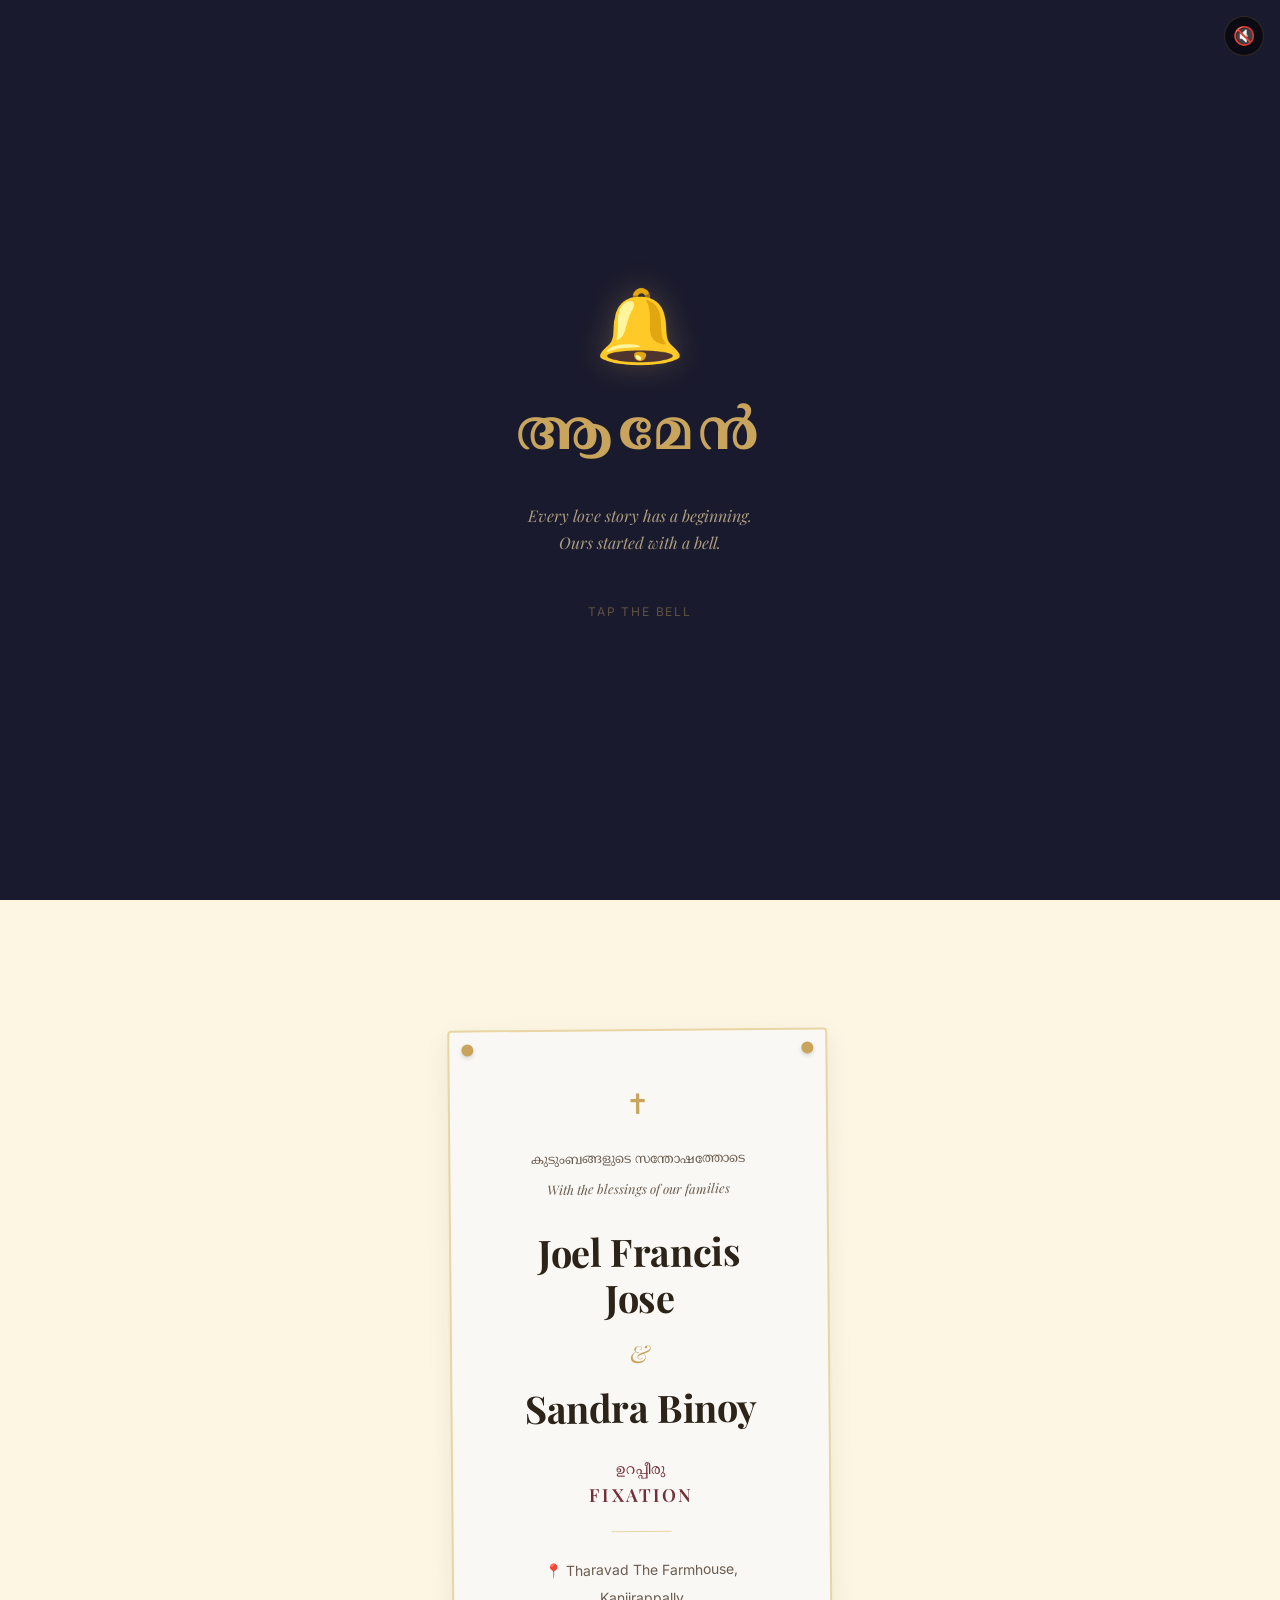
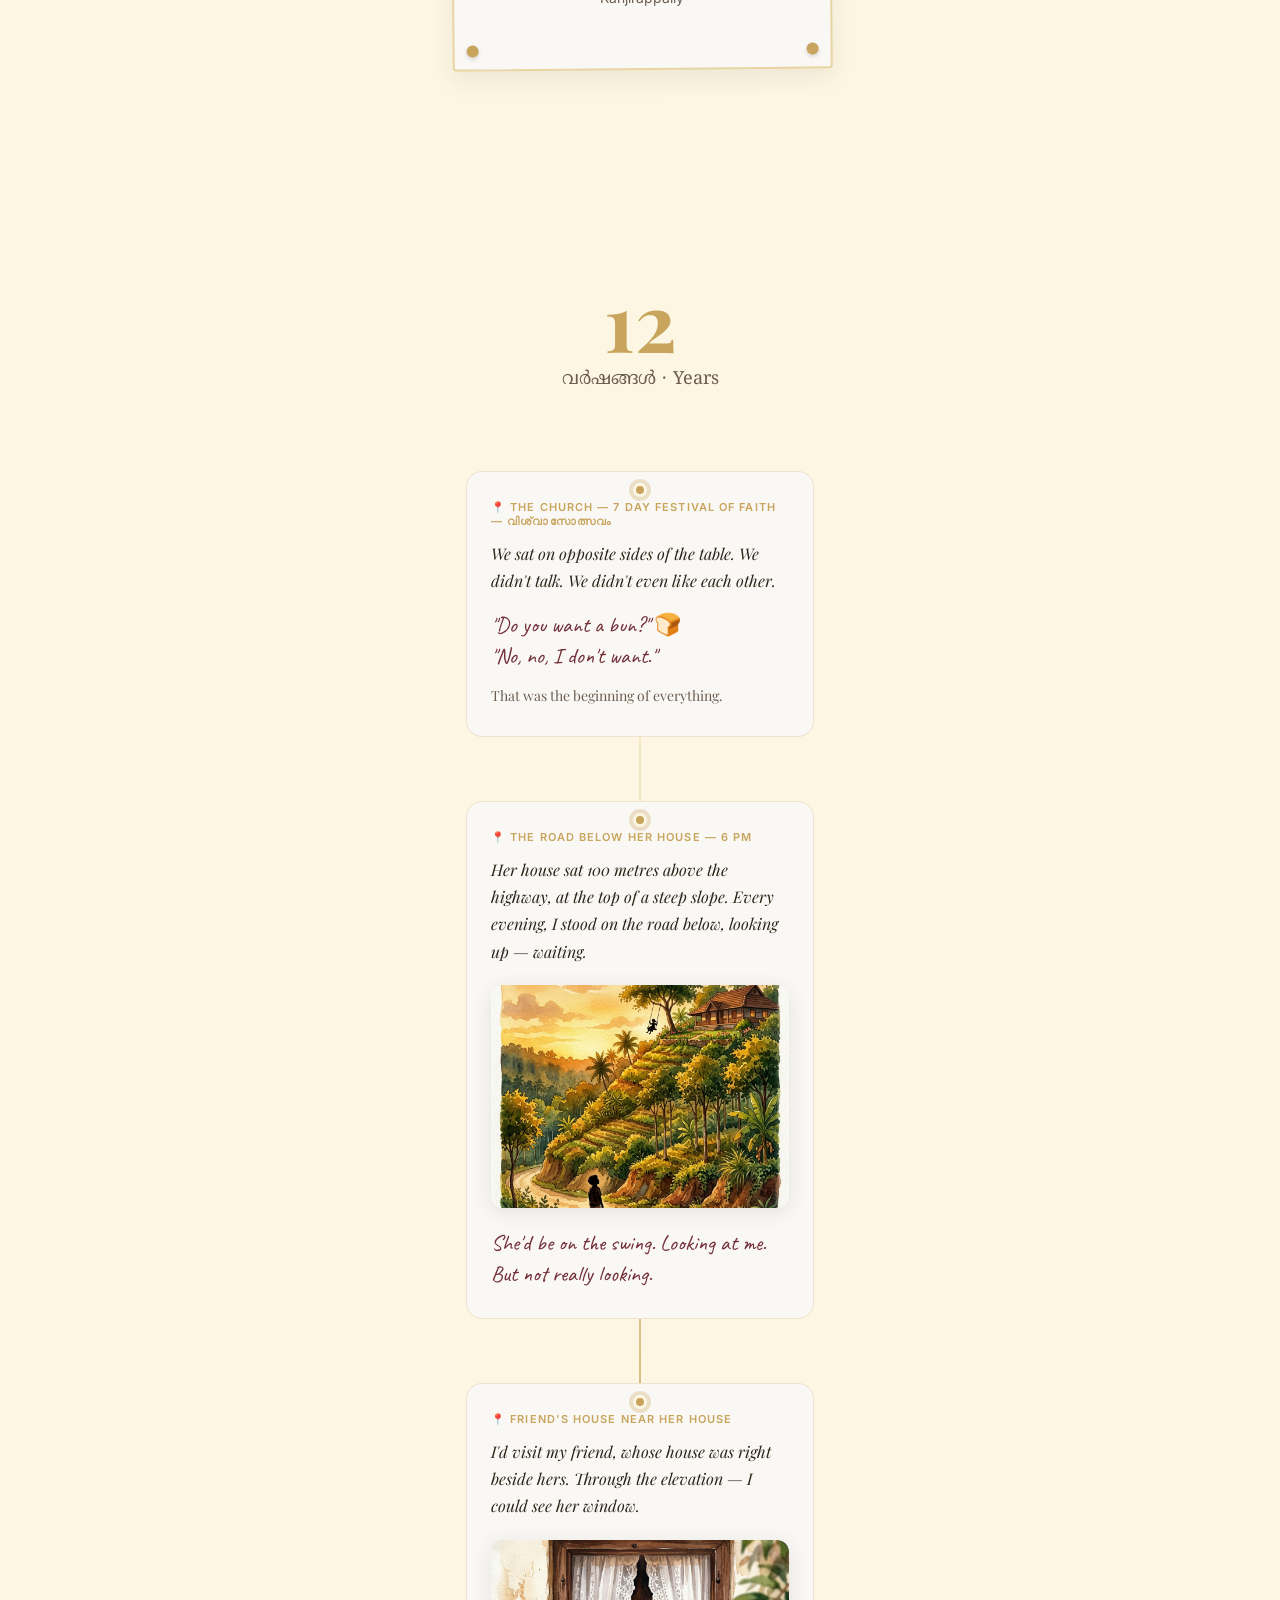
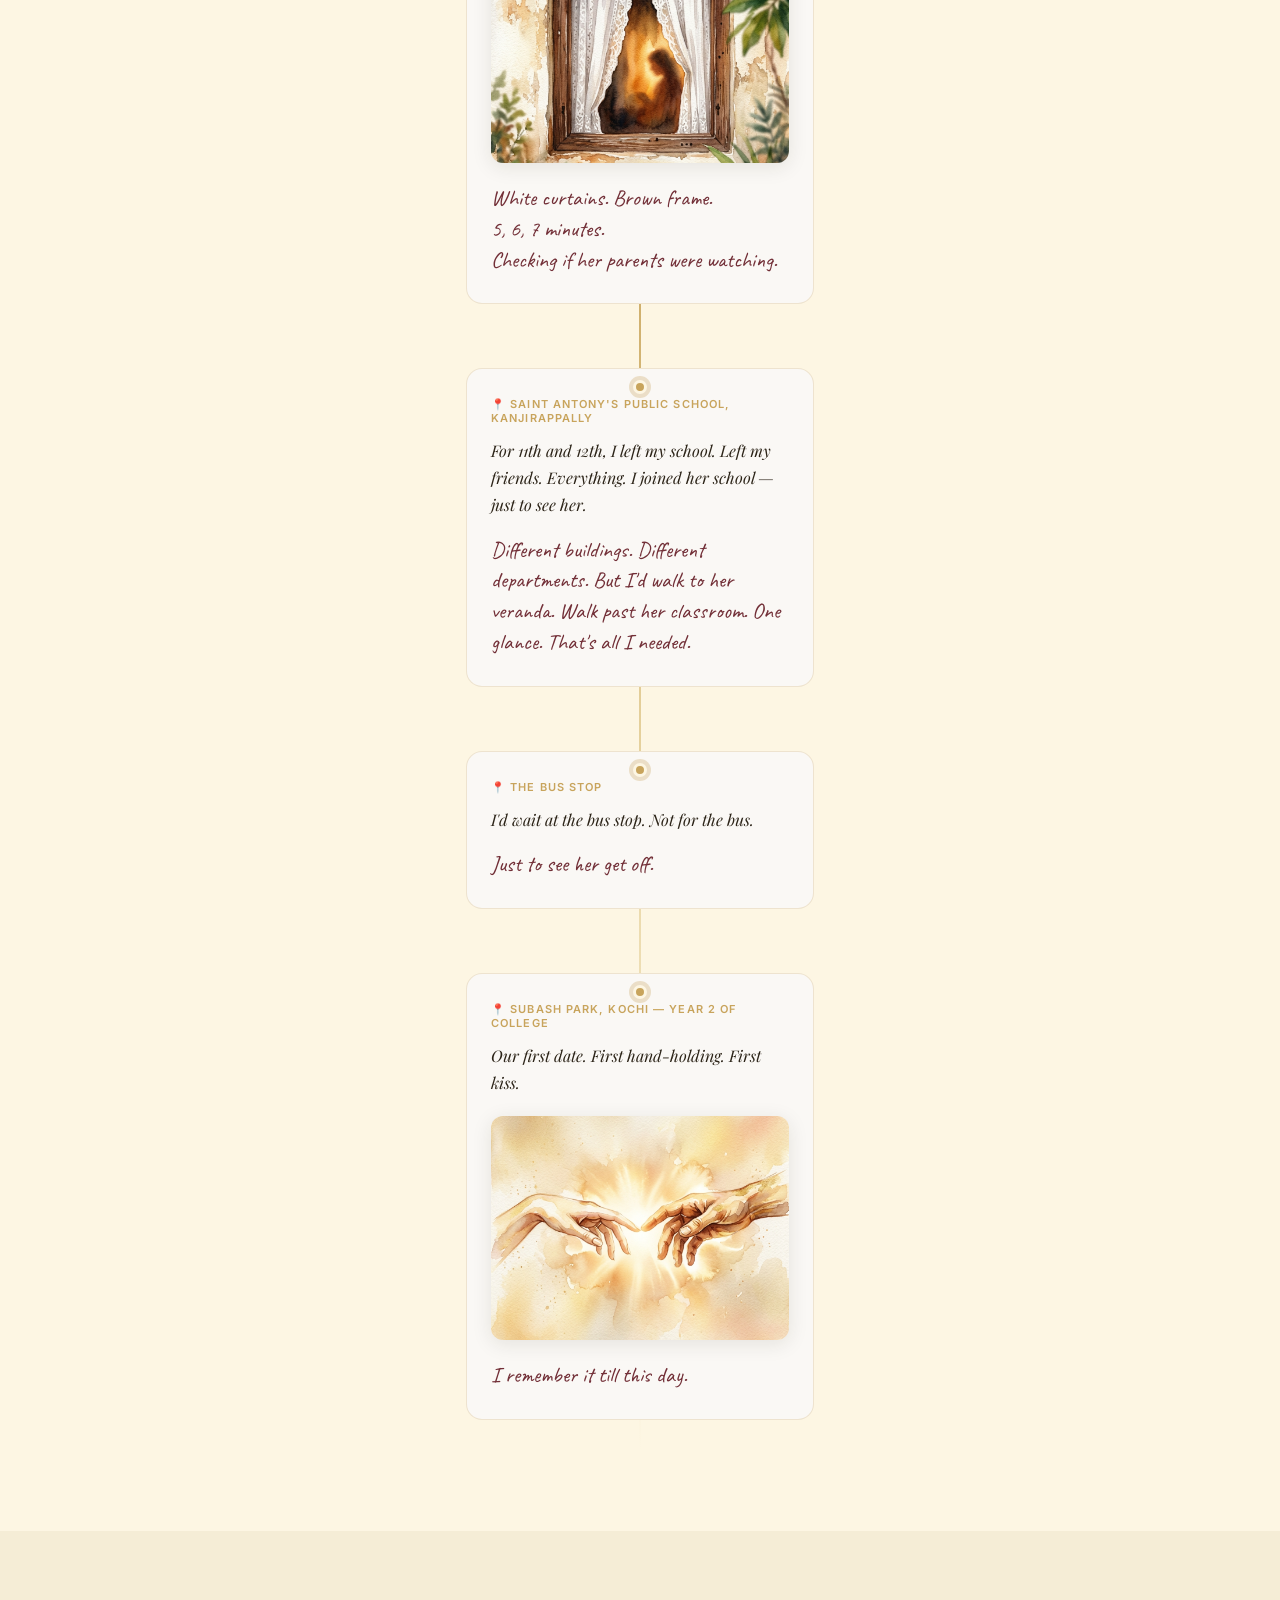
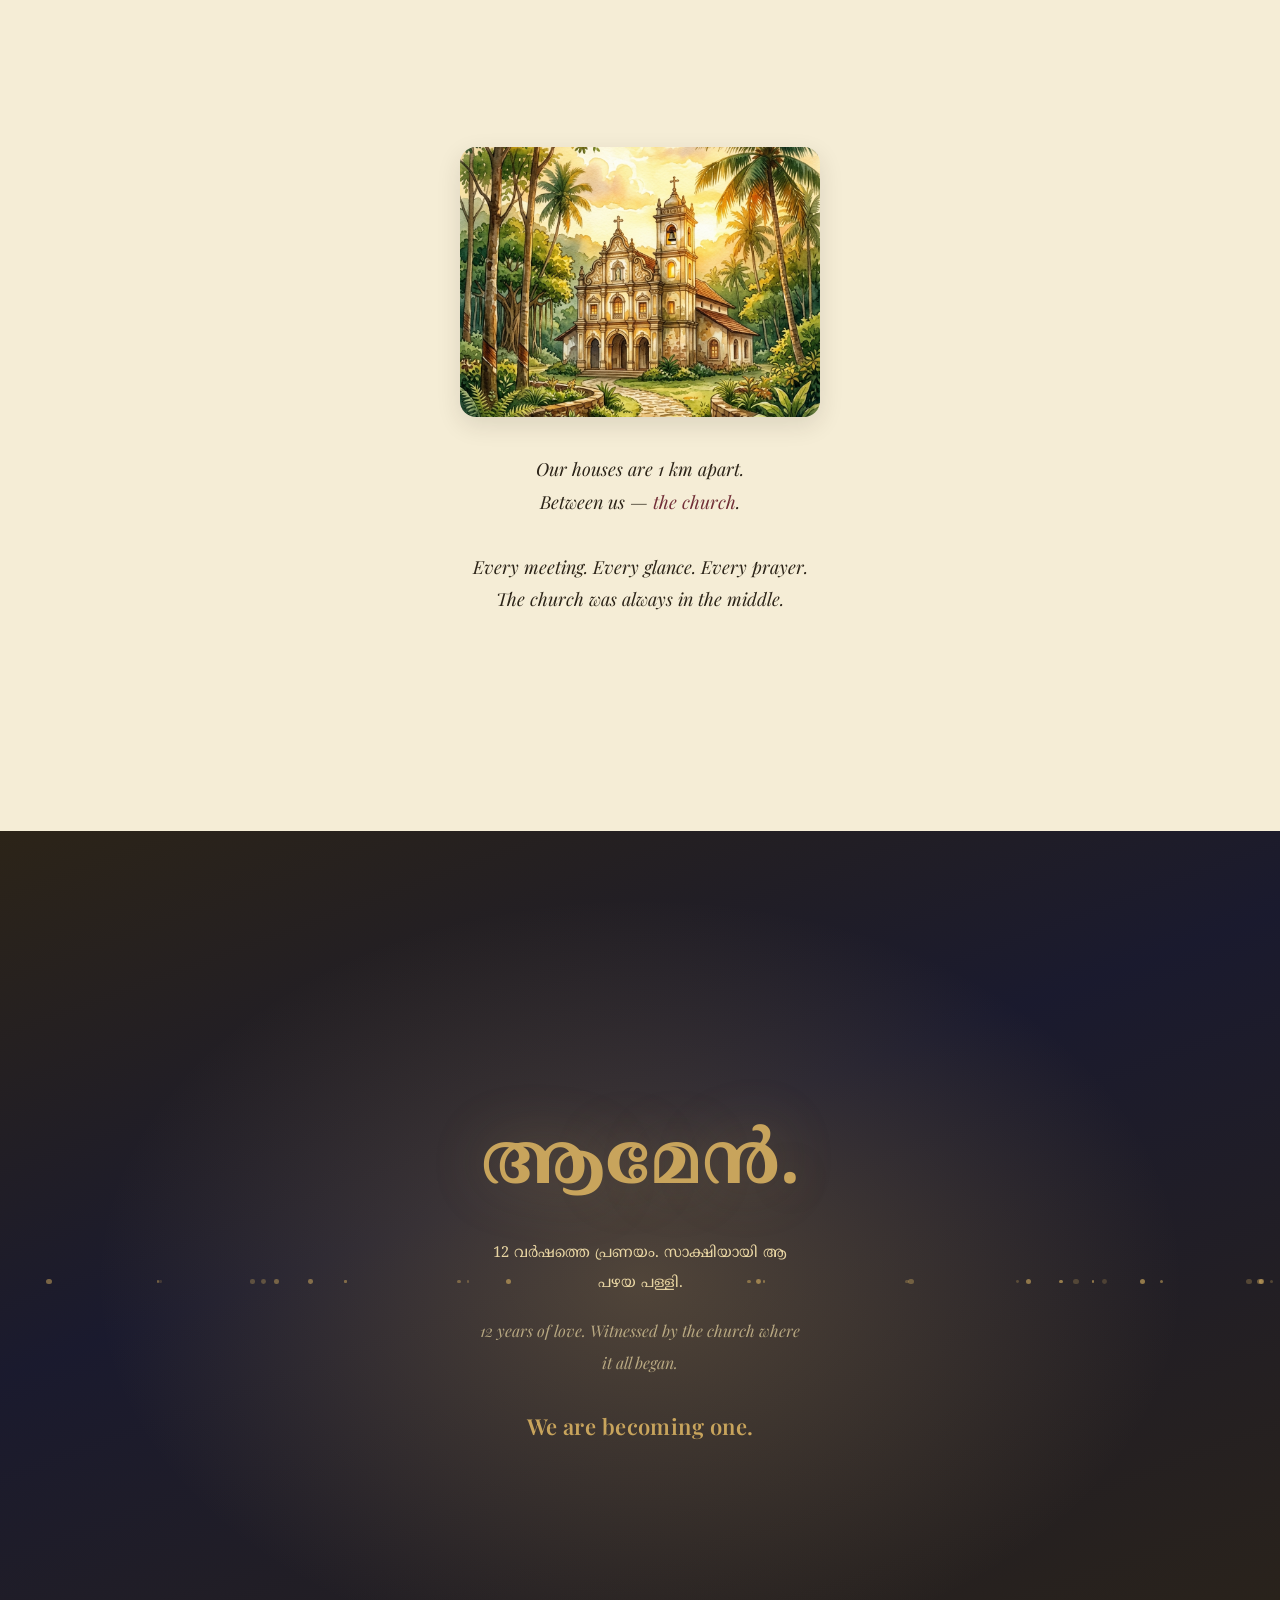
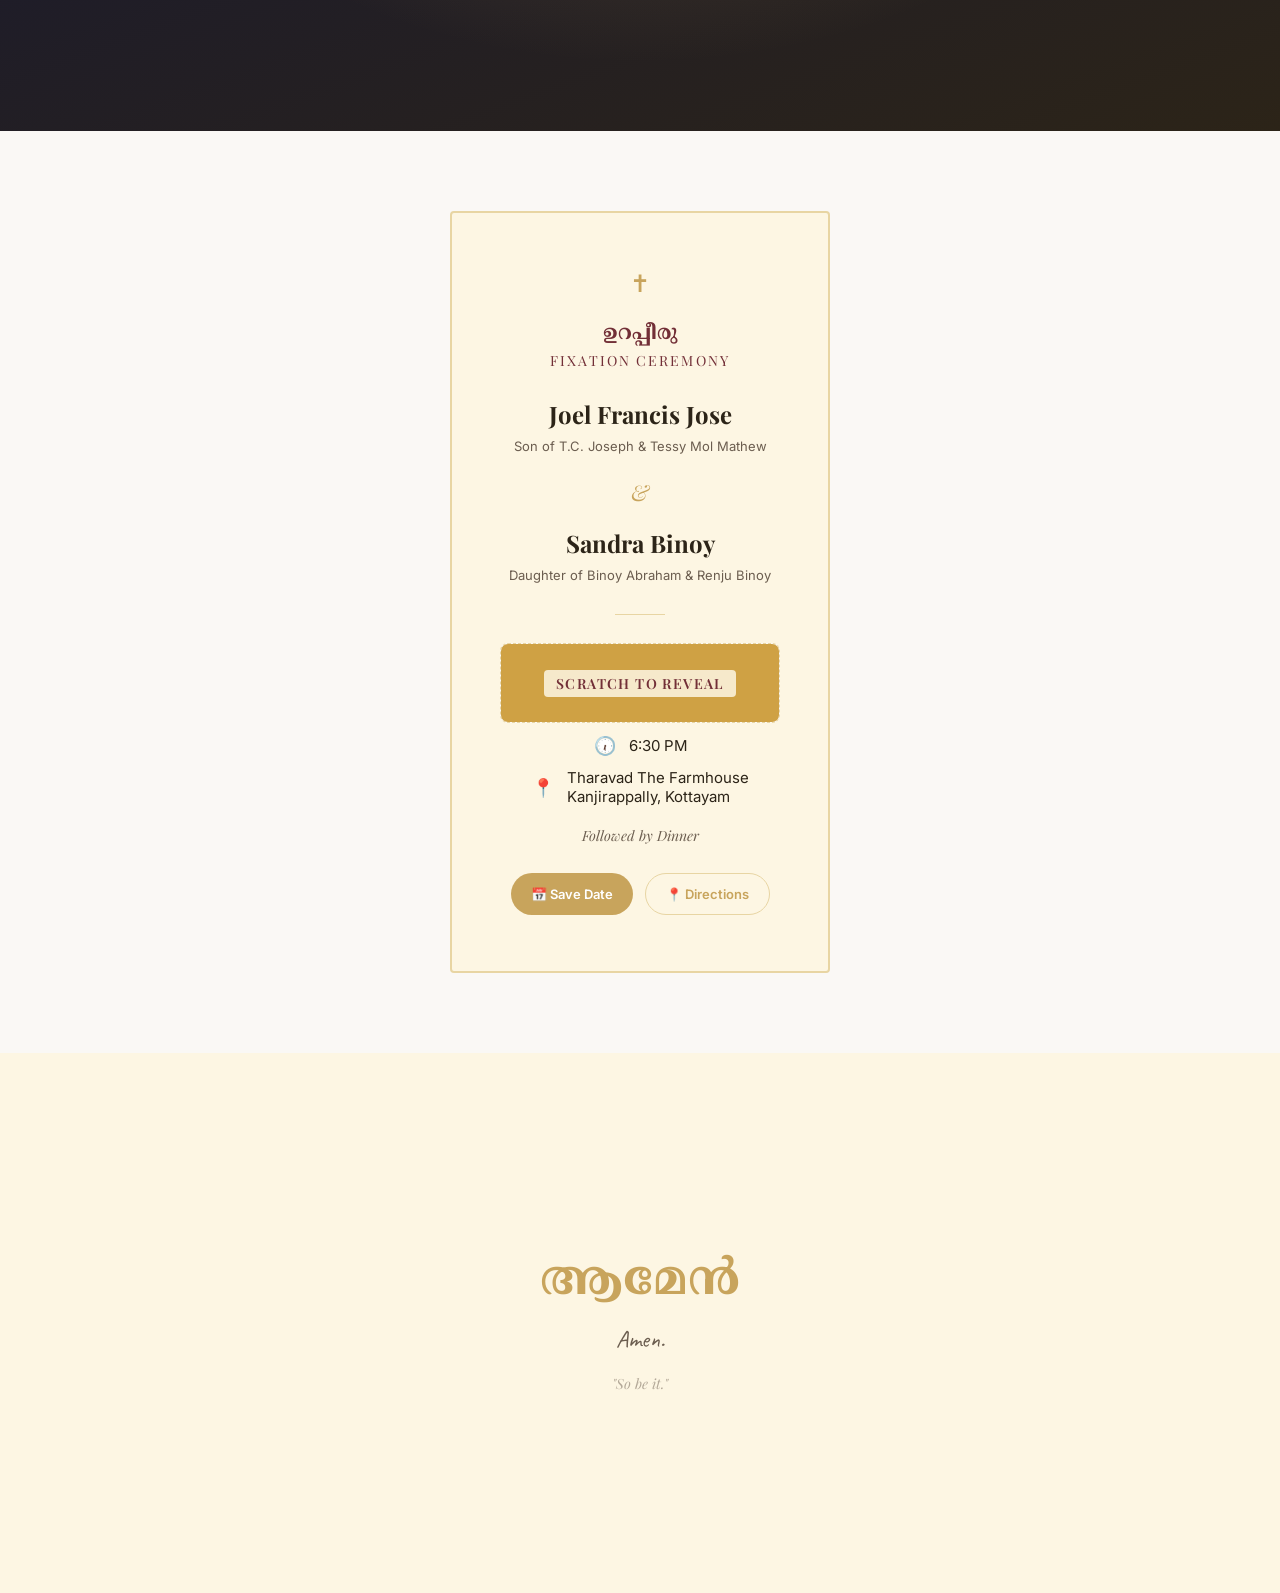
<file: index.html>
<!DOCTYPE html>
<html lang="en">
<head>
  <meta charset="UTF-8">
  <meta name="viewport" content="width=device-width, initial-scale=1.0, viewport-fit=cover">
  <title>Joel & Sandra — Fixation</title>
  
  <!-- Open Graph (WhatsApp/Facebook/LinkedIn preview) -->
  <meta property="og:title" content="Joel & Sandra — Fixation Ceremony" />
  <meta property="og:description" content="12 years of love. Witnessed by the church where it all began. Tap to view our story." />
  <meta property="og:image" content="https://pranchi3578.github.io/fixation/preview.jpg" />
  <meta property="og:url" content="https://pranchi3578.github.io/fixation/" />
  <meta property="og:type" content="website" />

  <!-- Twitter (also used by some apps) -->
  <meta name="twitter:card" content="summary_large_image" />
  <meta name="twitter:title" content="Joel & Sandra — Fixation Ceremony" />
  <meta name="twitter:description" content="12 years of love. Witnessed by the church where it all began. Tap to view our story." />
  <meta name="twitter:image" content="https://pranchi3578.github.io/fixation/preview.jpg" />

  <meta name="theme-color" content="#1A1A2E">
  <link rel="stylesheet" href="styles.css">
</head>
<body>

  <!-- Sound Toggle -->
  <button class="sound-toggle" id="soundToggle" aria-label="Toggle sound">🔇</button>

  <!-- Scroll Prompt -->
  <div class="scroll-prompt" id="scrollPrompt">
    <div class="scroll-prompt-dot"></div>
    <span class="scroll-prompt-text">Scroll</span>
  </div>

  <!-- ═══════════════════════════════════════════ -->
  <!-- SCENE 1: THE BELL                          -->
  <!-- ═══════════════════════════════════════════ -->
  <section class="scene scene-bell visible" id="scene-bell">
    <div class="golden-burst" id="goldenBurst"></div>
    <div class="bell-container" id="bellContainer">
      <div class="bell-icon" id="bellIcon">🔔</div>
      <div class="bell-text-ml">ആമേൻ</div>
      <div class="bell-text-en">
        Every love story has a beginning.<br>
        Ours started with a bell.
      </div>
      <div class="bell-tap">tap the bell</div>
    </div>
  </section>

  <!-- ═══════════════════════════════════════════ -->
  <!-- SCENE 2: THE NAMES                         -->
  <!-- ═══════════════════════════════════════════ -->
  <section class="scene scene-names" id="scene-names">
    <div class="notice-board">
      <span class="notice-pin notice-pin--tl"></span>
      <span class="notice-pin notice-pin--tr"></span>
      <span class="notice-pin notice-pin--bl"></span>
      <span class="notice-pin notice-pin--br"></span>

      <div class="notice-blessing font-malayalam">കുടുംബങ്ങളുടെ സന്തോഷത്തോടെ</div>
      <div class="notice-blessing-en">With the blessings of our families</div>

      <div class="notice-name font-display">Joel Francis Jose</div>
      <div class="notice-ampersand">&</div>
      <div class="notice-name font-display">Sandra Binoy</div>

      <div class="notice-label font-malayalam">ഉറപ്പീരു</div>
      <div class="notice-label-en">Fixation</div>

      <div class="notice-divider"></div>

      <div class="notice-details">
        <span>📍 Tharavad The Farmhouse, Kanjirappally</span>
      </div>
    </div>
  </section>

  <!-- ═══════════════════════════════════════════ -->
  <!-- SCENE 3: THE TIMELINE — 12 VARSHAM         -->
  <!-- ═══════════════════════════════════════════ -->
  <section class="scene scene-timeline" id="scene-timeline">
    <div class="timeline-header">
      <div class="timeline-years font-display">12</div>
      <div class="timeline-years-label">വർഷങ്ങൾ &middot; Years</div>
    </div>

    <div class="timeline-line">

      <!-- Milestone 1: The Meeting -->
      <div class="milestone" id="ms-1">
        <div class="milestone-dot"></div>
        <div class="milestone-content">
          <div class="milestone-location">📍 The Church — 7 Day Festival of Faith — വിശ്വാസോത്സവം</div>
          <div class="milestone-text">
            We sat on opposite sides of the table.
            We didn't talk. We didn't even like each other.
          </div>
          <div class="milestone-quote">
            "Do you want a bun?" 🍞<br>
            "No, no, I don't want."
          </div>
          <div class="milestone-text" style="margin-top:12px; font-style:normal; font-size:14px; color:var(--text-muted);">
            That was the beginning of everything.
          </div>
        </div>
      </div>

      <!-- Milestone 2: The Road -->
      <div class="milestone" id="ms-2">
        <div class="milestone-dot"></div>
        <div class="milestone-content">
          <div class="milestone-location">📍 The Road Below Her House — 6 PM</div>
          <div class="milestone-text">
            Her house sat 100 metres above the highway, at the top of a steep slope.
            Every evening, I stood on the road below, looking up — waiting.
          </div>
          <img src="hillside.png" alt="Boy on the road looking up at the house on the hill" class="milestone-img" loading="lazy">
          <div class="milestone-quote">
            She'd be on the swing. Looking at me. But not really looking.
          </div>
        </div>
      </div>

      <!-- Milestone 3: The Window -->
      <div class="milestone" id="ms-3">
        <div class="milestone-dot"></div>
        <div class="milestone-content">
          <div class="milestone-location">📍 Friend's House Near Her House</div>
          <div class="milestone-text">
            I'd visit my friend, whose house was right beside hers.
            Through the elevation — I could see her window.
          </div>
          <img src="window.png" alt="A window with white curtains and warm golden glow" class="milestone-img" loading="lazy">
          <div class="milestone-quote">
            White curtains. Brown frame.<br>
            5, 6, 7 minutes.<br>
            Checking if her parents were watching.
          </div>
        </div>
      </div>

      <!-- Milestone 4: The School -->
      <div class="milestone" id="ms-4">
        <div class="milestone-dot"></div>
        <div class="milestone-content">
          <div class="milestone-location">📍 Saint Antony's Public School, Kanjirappally</div>
          <div class="milestone-text">
            For 11th and 12th, I left my school. Left my friends. Everything.
            I joined her school — just to see her.
          </div>
          <div class="milestone-quote">
            Different buildings. Different departments.
            But I'd walk to her veranda.
            Walk past her classroom.
            One glance. That's all I needed.
          </div>
        </div>
      </div>

      <!-- Milestone 5: The Bus Stop -->
      <div class="milestone" id="ms-5">
        <div class="milestone-dot"></div>
        <div class="milestone-content">
          <div class="milestone-location">📍 The Bus Stop</div>
          <div class="milestone-text">
            I'd wait at the bus stop.
            Not for the bus.
          </div>
          <div class="milestone-quote">
            Just to see her get off.
          </div>
        </div>
      </div>

      <!-- Milestone 6: First Date -->
      <div class="milestone" id="ms-6">
        <div class="milestone-dot"></div>
        <div class="milestone-content">
          <div class="milestone-location">📍 Subash Park, Kochi — Year 2 of College</div>
          <div class="milestone-text">
            Our first date. First hand-holding. First kiss.
          </div>
          <img src="hands.png" alt="Two hands reaching toward each other in golden light" class="milestone-img" loading="lazy">
          <div class="milestone-quote">
            I remember it till this day.
          </div>
        </div>
      </div>

    </div>
  </section>

  <!-- ═══════════════════════════════════════════ -->
  <!-- SCENE 4: THE CHURCH                        -->
  <!-- ═══════════════════════════════════════════ -->
  <section class="scene scene-church" id="scene-church">
    <img src="church.png" alt="Kerala Catholic church at golden dusk" class="church-img" loading="lazy">
    <div class="church-text font-display">
      Our houses are 1 km apart.<br>
      Between us — <em>the church</em>.<br><br>
      Every meeting. Every glance. Every prayer.<br>
      The church was always in the middle.
    </div>
  </section>

  <!-- ═══════════════════════════════════════════ -->
  <!-- SCENE 5: THE AAMEN MOMENT                  -->
  <!-- ═══════════════════════════════════════════ -->
  <section class="scene scene-aamen" id="scene-aamen">
    <!-- Particles injected by JS -->
    <div class="aamen-text-ml">ആമേൻ.</div>
    <div class="aamen-body font-malayalam">
      12 വർഷത്തെ പ്രണയം. സാക്ഷിയായി ആ പഴയ പള്ളി.
    </div>
    <div class="aamen-body-en">
      12 years of love. Witnessed by the church where it all began.
    </div>
    <div class="aamen-highlight font-display">
      We are becoming one.
    </div>
  </section>

  <!-- ═══════════════════════════════════════════ -->
  <!-- SCENE 6: THE INVITATION                    -->
  <!-- ═══════════════════════════════════════════ -->
  <section class="scene scene-invite" id="scene-invite">
    <div class="invite-card">
      <div class="invite-title-ml font-malayalam">ഉറപ്പീരു</div>
      <div class="invite-title-en">Fixation Ceremony</div>

      <div class="invite-person">
        <div class="invite-person-name font-display">Joel Francis Jose</div>
        <div class="invite-person-parents">
          Son of T.C. Joseph & Tessy Mol Mathew
        </div>
      </div>

      <div class="invite-amp font-display">&</div>

      <div class="invite-person">
        <div class="invite-person-name font-display">Sandra Binoy</div>
        <div class="invite-person-parents">
          Daughter of Binoy Abraham & Renju Binoy
        </div>
      </div>

      <div class="invite-divider"></div>

      <!-- Scratch & Reveal Container -->
      <div class="invite-scratch-container" id="scratchContainer">
        <canvas id="scratchCanvas"></canvas>
        <div class="scratch-cover-text" id="scratchCoverText">Scratch to Reveal</div>
        <div class="scratch-revealed-content" id="scratchRevealed">
          <div class="invite-detail-row" style="margin: 0; margin-bottom: 6px;">
            <span class="icon">📅</span>
            <span><strong>Saturday, 23rd May 2026</strong></span>
          </div>
          <div class="countdown-text" id="countdownText"></div>
        </div>
      </div>

      <div class="invite-detail-row">
        <span class="icon">🕡</span>
        <span>6:30 PM</span>
      </div>
      <div class="invite-detail-row">
        <span class="icon">📍</span>
        <span>Tharavad The Farmhouse<br>Kanjirappally, Kottayam</span>
      </div>

      <div class="invite-lunch font-display">Followed by Dinner</div>

      <div class="invite-buttons">
        <!-- Direct Google Calendar Link -->
        <a class="invite-btn invite-btn--gold" href="https://calendar.google.com/calendar/render?action=TEMPLATE&text=Joel+%26+Sandra+%E2%80%94+Urapeeru+(Fixation)&dates=20260523T130000Z/20260523T170000Z&details=Fixation+ceremony+of+Joel+Francis+Jose+%26+Sandra+Binoy.&location=Tharavad+The+Farmhouse,+Kanjirappally,+Kottayam" target="_blank" rel="noopener">
          📅 Save Date
        </a>
        <a class="invite-btn invite-btn--outline" href="https://maps.app.goo.gl/P8yKFHrUXcaE3HseA" target="_blank" rel="noopener">
          📍 Directions
        </a>
      </div>
    </div>
  </section>

  <!-- ═══════════════════════════════════════════ -->
  <!-- SCENE 7: THE CLOSING                       -->
  <!-- ═══════════════════════════════════════════ -->
  <section class="scene scene-closing" id="scene-closing">
    <div class="closing-word font-malayalam">ആമേൻ</div>
    <div class="closing-en font-handwritten">Amen.</div>
    <div class="closing-sub font-display">"So be it."</div>
  </section>

  <script src="script.js"></script>
</body>
</html>
</file>
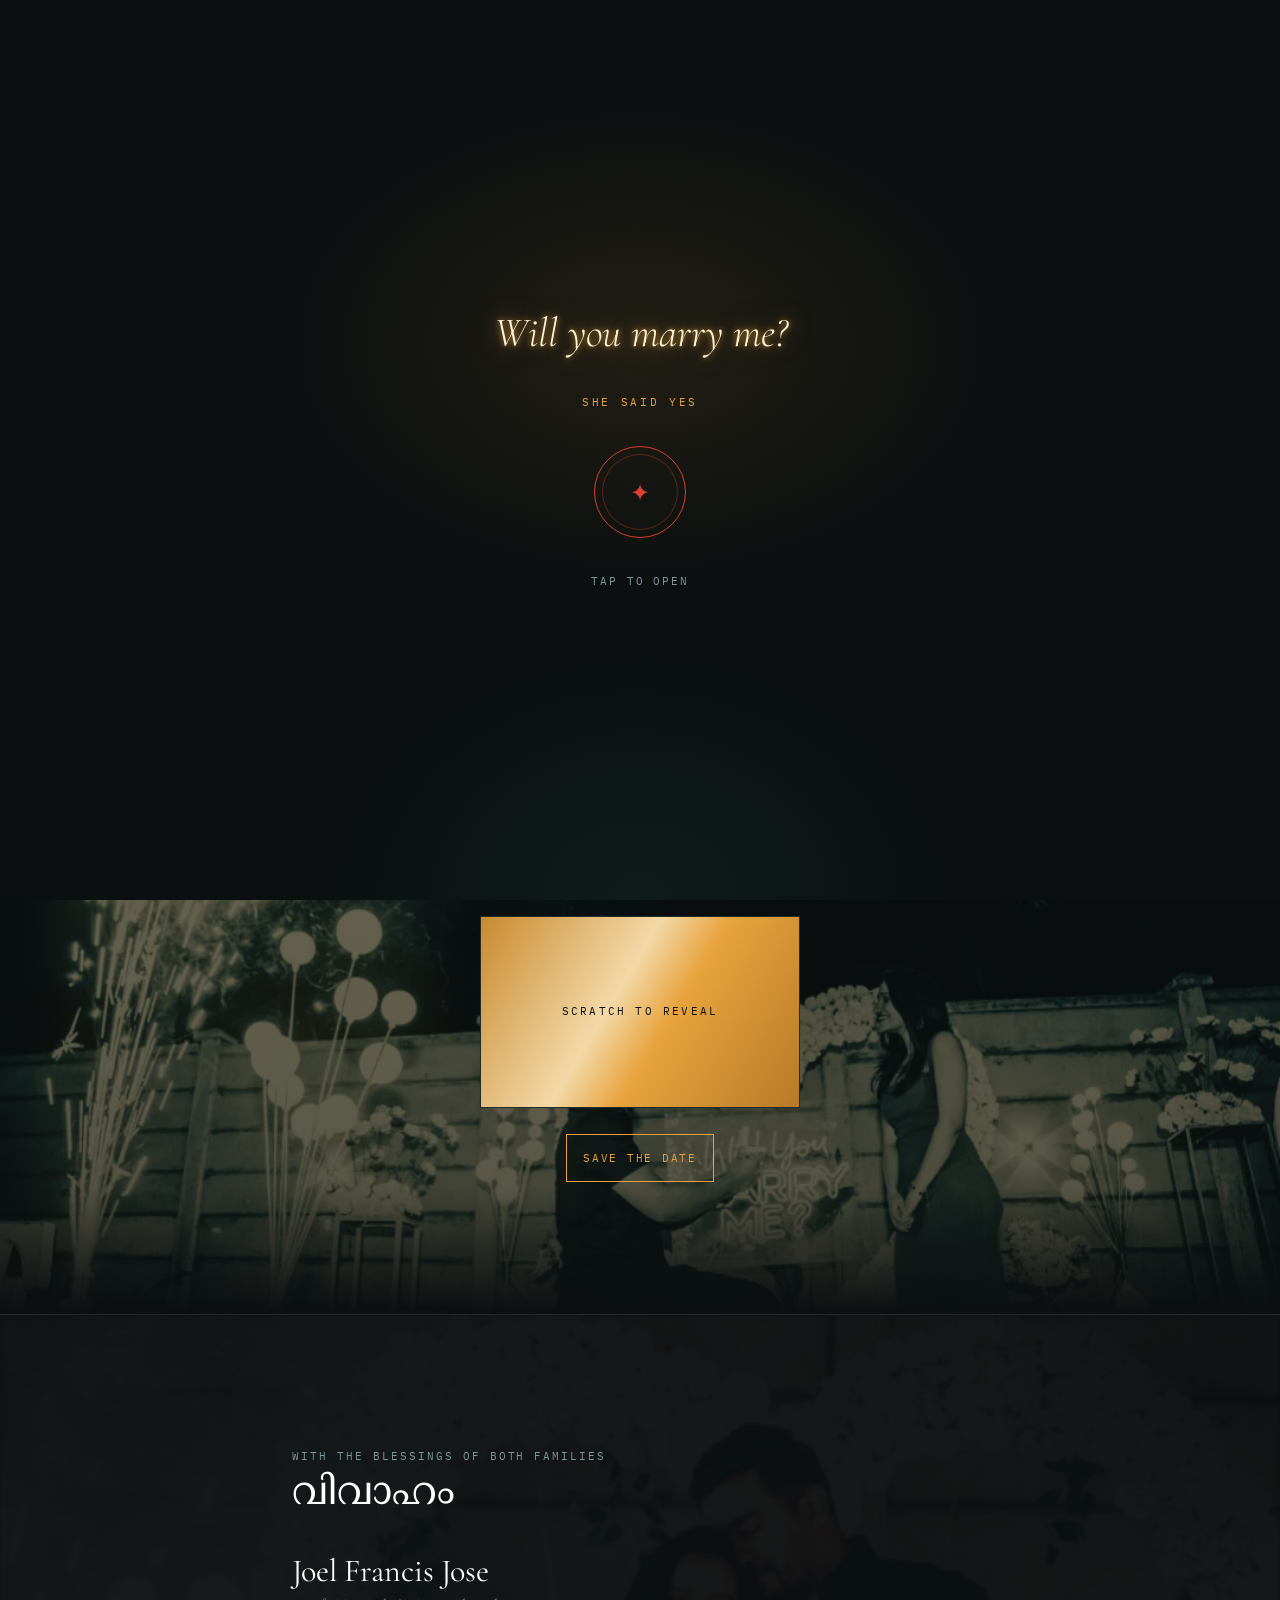
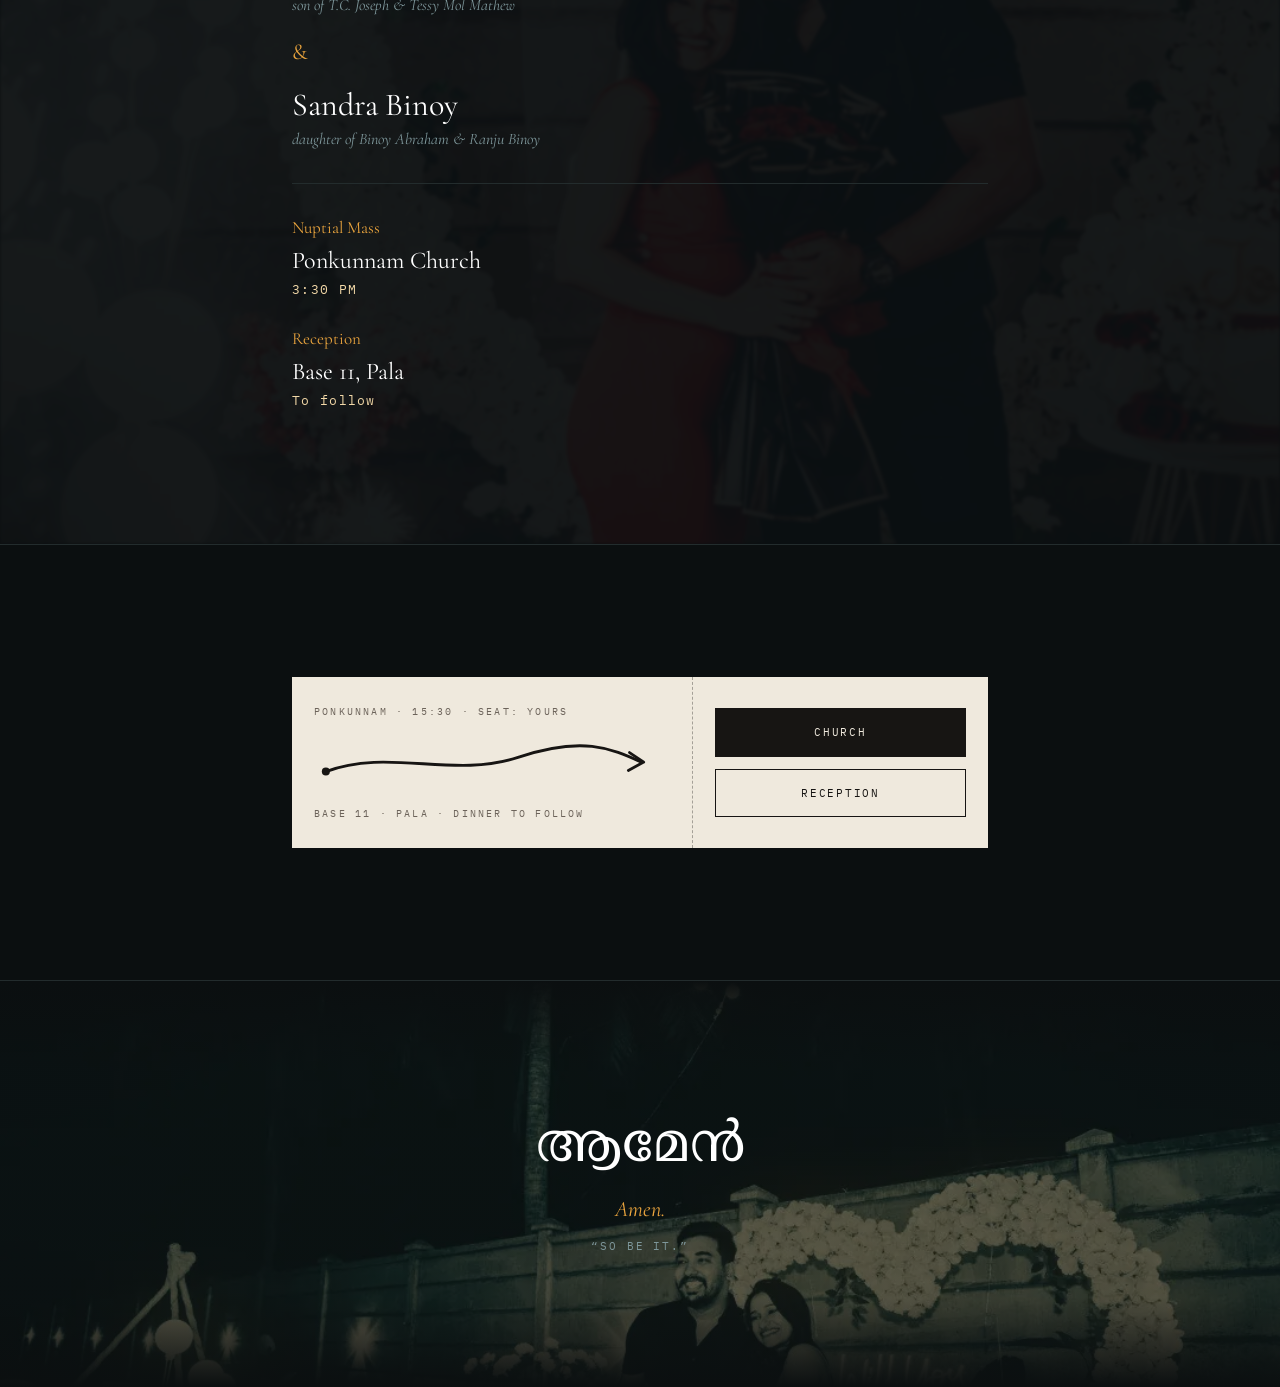
<file: index_ce.html>
<!DOCTYPE html>
<html lang="en">

<head>
  <meta charset="UTF-8">
  <meta name="viewport" content="width=device-width, initial-scale=1.0, viewport-fit=cover">
  <title>Joel &amp; Sandra — Wedding</title>
  <meta name="description" content="The wedding of Joel Francis Jose and Sandra Binoy. Nuptial Mass at Ponkunnam Church, reception at Base 11, Pala.">

  <meta property="og:title" content="Joel &amp; Sandra — Wedding" />
  <meta property="og:description" content="At our closest, we were 0.01 cm apart." />
  <meta property="og:image" content="https://pranchi3578.github.io/fixation/assets/ce/og.jpg" />
  <meta property="og:image:width" content="1200" />
  <meta property="og:image:height" content="630" />
  <meta property="og:image:alt" content="Joel and Sandra at the proposal, beneath a heart of white flowers." />
  <meta property="og:url" content="https://pranchi3578.github.io/fixation/index_ce.html" />
  <meta property="og:type" content="website" />
  <meta name="twitter:card" content="summary_large_image" />
  <meta name="twitter:title" content="Joel &amp; Sandra — Wedding" />
  <meta name="twitter:description" content="At our closest, we were 0.01 cm apart." />
  <meta name="twitter:image" content="https://pranchi3578.github.io/fixation/assets/ce/og.jpg" />
  <meta name="theme-color" content="#0B0F10">

  <link rel="preconnect" href="https://fonts.googleapis.com">
  <link rel="preconnect" href="https://fonts.gstatic.com" crossorigin>
  <link rel="stylesheet"
        href="https://fonts.googleapis.com/css2?family=Cormorant+Garamond:ital,wght@0,300;0,400;0,500;1,300;1,400&family=IBM+Plex+Mono:wght@400&family=Noto+Serif+Malayalam:wght@400;600&display=swap">
  <link rel="stylesheet" href="styles_ce.css">
</head>

<body class="is-sealed">

  <!-- ═══════════════════════════════════════════════════════════
       COVER — their own sign, quoted once
       ═══════════════════════════════════════════════════════════ -->
  <div class="cover" id="cover">
    <p class="cover-neon">Will you marry me?</p>
    <p class="cover-answer">She said yes</p>
    <button class="cover-seal" id="seal" aria-label="Open the invitation">&#10022;</button>
    <p class="label cover-hint">Tap to open</p>
  </div>

  <button class="sound" id="sound" type="button" aria-pressed="false" aria-label="Play music" hidden>&#9834;</button>

  <main id="invitation">

    <!-- ═══ 01 · 0.01 CM ═══════════════════════════════════════ -->
    <section class="scene hero reveal" id="scene-hero">
      <div class="plate">
        <img src="assets/ce/bouquet-smear.webp"
             srcset="assets/ce/bouquet-smear-900.webp 900w, assets/ce/bouquet-smear.webp 1500w"
             sizes="100vw"
             alt="Joel and Sandra at the proposal, holding a bouquet of red roses beneath a heart of white flowers, sparklers burning at the left of frame."
             fetchpriority="high" width="1500" height="859">
      </div>
      <div class="wrap">
        <div class="hero-inner">
          <h1 class="names">
            <span class="n n-left">Joel</span>
            <span class="amp">&amp;</span>
            <span class="n n-right">Sandra</span>
          </h1>
          <p class="label hero-sub">At our closest, we were 0.01 cm apart</p>
        </div>
      </div>
    </section>

    <!-- ═══ 02 · THE DATE, STAMPED ═════════════════════════════ -->
    <section class="scene date-scene reveal" id="scene-date">
      <div class="plate">
        <img src="assets/ce/proposal.webp"
             srcset="assets/ce/proposal-900.webp 900w, assets/ce/proposal.webp 1079w"
             sizes="100vw" loading="lazy" width="1079" height="715"
             alt="Joel on one knee under strung bulbs, sparklers to the left, a neon sign reading Will you marry me glowing inside a heart of white roses.">
      </div>
      <div class="wrap">
        <div class="date-block">
          <p class="label">The date</p>

          <div class="peel" id="peel">
            <p class="stamp">
              <span class="d" id="dateText">To be announced</span>
              <span class="e">Expires &mdash; never</span>
            </p>
            <canvas id="peelCanvas" aria-hidden="true"></canvas>
            <span class="peel-face" id="peelFace">Scratch to reveal</span>
          </div>

          <a class="btn" id="calendar" href="#" aria-disabled="true">Save the date</a>
        </div>
      </div>
    </section>

    <!-- ═══ 03 · THE BOARD ═════════════════════════════════════ -->
    <section class="scene reveal" id="scene-board">
      <div class="plate plate--quiet">
        <img src="assets/ce/bouquet.webp"
             srcset="assets/ce/bouquet-900.webp 900w, assets/ce/bouquet.webp 1500w"
             sizes="100vw" loading="lazy" width="1500" height="859" alt="">
      </div>
      <div class="wrap">
        <div class="board">
          <div class="board-title">
            <p class="label">With the blessings of both families</p>
            <p class="ml" lang="ml">വിവാഹം</p>
          </div>

          <div class="people">
            <div class="person">
              <p class="who">Joel Francis Jose</p>
              <p class="of">son of T.C. Joseph &amp; Tessy Mol Mathew</p>
            </div>
            <span class="amp" aria-hidden="true">&amp;</span>
            <div class="person">
              <p class="who">Sandra Binoy</p>
              <p class="of">daughter of Binoy Abraham &amp; Ranju Binoy</p>
            </div>
          </div>

          <hr class="rule">

          <div class="events">
            <div class="event">
              <p class="what">Nuptial Mass</p>
              <p class="where">Ponkunnam Church</p>
              <p class="when">3:30 PM</p>
            </div>
            <div class="event">
              <p class="what">Reception</p>
              <p class="where">Base 11, Pala</p>
              <p class="when">To follow</p>
            </div>
          </div>
        </div>
      </div>
    </section>

    <!-- ═══ 04 · THE PASS ══════════════════════════════════════ -->
    <section class="scene reveal" id="scene-pass">
      <div class="wrap">
        <div class="pass">
          <div class="pass-main">
            <p class="pass-route">Ponkunnam &middot; 15:30 &middot; Seat: yours</p>
            <svg class="pass-hand" viewBox="0 0 300 44" role="img"
                 aria-label="A hand-drawn line from the church to the reception.">
              <path id="inkLine" d="M10 30 C 62 10, 118 36, 172 18 S 250 10, 276 22" />
              <path d="M266 14 L 278 22 L 265 29" />
              <circle cx="10" cy="30" r="3.4" fill="#171513" stroke="none" />
            </svg>
            <p class="pass-route">Base 11 &middot; Pala &middot; Dinner to follow</p>
          </div>
          <div class="pass-stub">
            <a class="btn btn--filled" href="https://www.google.com/maps/search/?api=1&amp;query=Ponkunnam%20Church%2C%20Kottayam"
               target="_blank" rel="noopener">Church</a>
            <a class="btn" href="https://www.google.com/maps/search/?api=1&amp;query=Base%2011%2C%20Pala%2C%20Kottayam"
               target="_blank" rel="noopener">Reception</a>
          </div>
        </div>
      </div>
    </section>

    <!-- ═══ 05 · THE CLOSE ═════════════════════════════════════ -->
    <section class="scene close reveal" id="scene-close">
      <div class="plate">
        <img src="assets/ce/heart.webp"
             srcset="assets/ce/heart-900.webp 900w, assets/ce/heart.webp 1080w"
             sizes="100vw" loading="lazy" width="1080" height="735"
             alt="Joel and Sandra together beside the flower heart and the neon sign after the proposal.">
      </div>
      <div class="wrap">
        <div class="close-inner">
          <p class="ml" lang="ml">ആമേൻ</p>
          <p class="en">Amen.</p>
          <p class="label so">&ldquo;So be it.&rdquo;</p>
          <p class="label credit" id="credit" hidden></p>
        </div>
      </div>
    </section>

  </main>

  <!-- src is set from TRACK in script_ce.js, with a fallback. -->
  <audio id="track" loop preload="none"></audio>
  <script src="script_ce.js" defer></script>
</body>

</html>
</file>
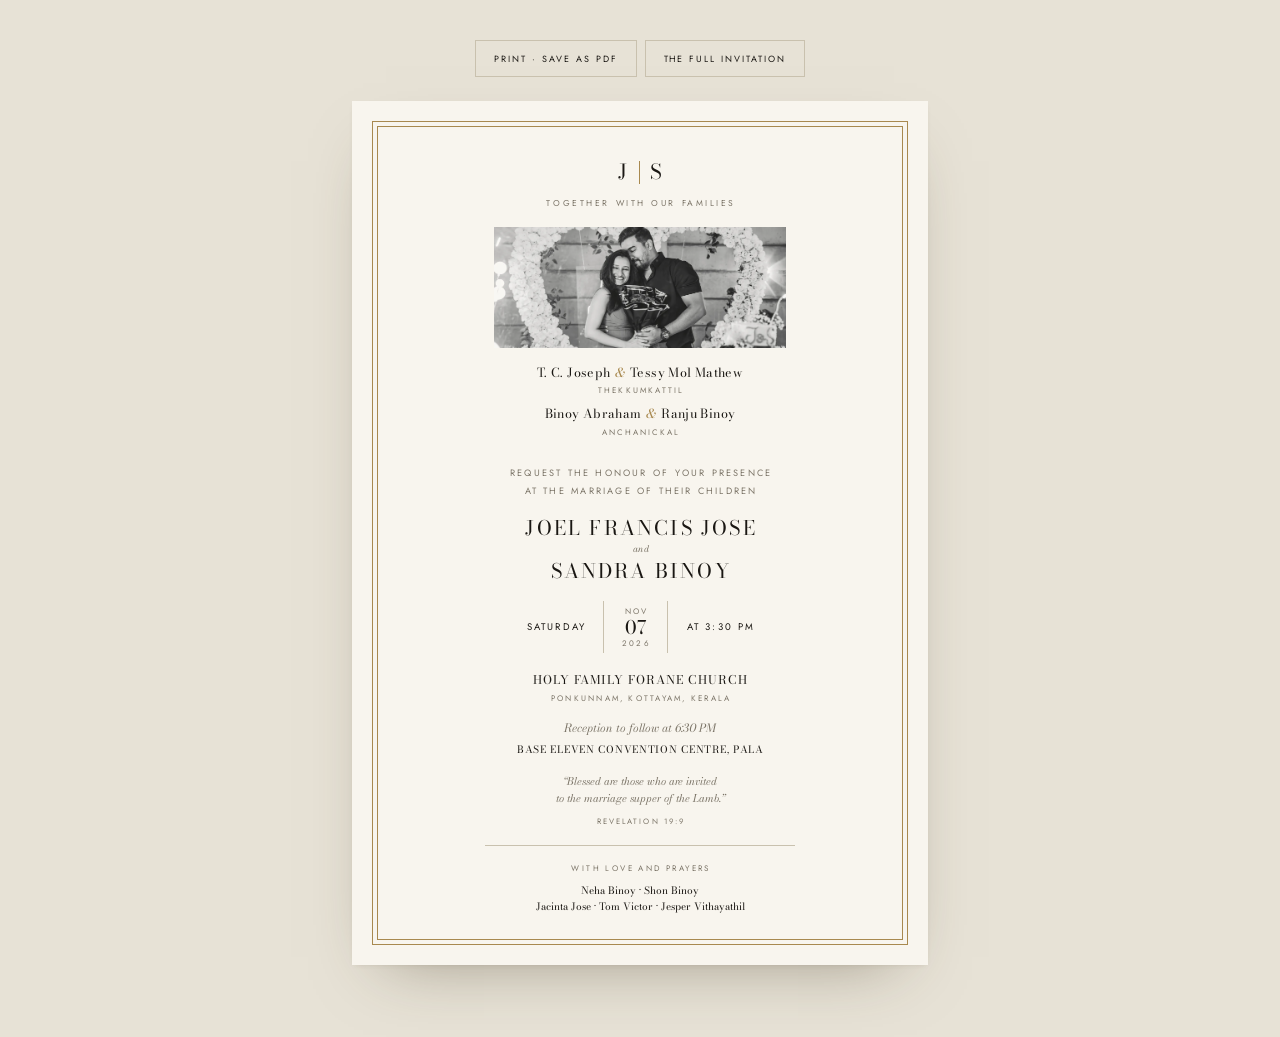
<file: letter.html>
<!DOCTYPE html>
<html lang="en">
<head>
  <meta charset="UTF-8">
  <meta name="viewport" content="width=device-width, initial-scale=1.0, viewport-fit=cover">
  <title>Joel &amp; Sandra — Invitation</title>
  <meta name="description" content="T.C. Joseph and Tessy Mol Mathew, with Binoy Abraham and Ranju Binoy, invite you to the marriage of Joel Francis Jose and Sandra Binoy. Saturday, the seventh of November 2026, Holy Family Forane Church, Ponkunnam.">

  <meta property="og:title" content="Joel &amp; Sandra — Invitation" />
  <meta property="og:description" content="07 &middot; 11 &middot; 2026 — Ponkunnam Church" />
  <meta property="og:image" content="https://pranchi3578.github.io/fixation/assets/photo/og.jpg" />
  <meta property="og:url" content="https://pranchi3578.github.io/fixation/letter.html" />
  <meta property="og:type" content="website" />
  <meta name="theme-color" content="#EDE9DF">

  <link rel="stylesheet" href="letter.css">
</head>

<body>

  <!-- Screen only: the sheet below is the deliverable. -->
  <div class="tools">
    <button class="tool" id="print" type="button">Print &middot; Save as PDF</button>
    <a class="tool" href="wedding.html">The full invitation</a>
  </div>

  <article class="sheet">
    <div class="frame">

      <p class="monogram" aria-label="J and S">J<span class="bar" aria-hidden="true"></span>S</p>

      <p class="eyebrow">Together with our families</p>

      <figure class="plate">
        <img src="assets/photo/letter.webp" width="1400" height="582"
             alt="Joel and Sandra beneath an arch of white roses.">
      </figure>

      <div class="parents">
        <p class="pair">T.&nbsp;C. Joseph <span class="amp">&amp;</span> Tessy Mol Mathew</p>
        <p class="house">Thekkumkattil</p>
        <p class="pair">Binoy Abraham <span class="amp">&amp;</span> Ranju Binoy</p>
        <p class="house">Anchanickal</p>
      </div>

      <p class="eyebrow eyebrow--wide">request the honour of your presence<br>at the marriage of their children</p>

      <h1 class="names">
        <span>Joel Francis Jose</span>
        <span class="and">and</span>
        <span>Sandra Binoy</span>
      </h1>

      <div class="when">
        <div class="cell"><span class="day">Saturday</span></div>
        <div class="cell cell--date">
          <span class="mon">Nov</span>
          <span class="num">07</span>
          <span class="yr">2026</span>
        </div>
        <div class="cell"><span class="day">At 3:30 PM</span></div>
      </div>

      <div class="where">
        <p class="place">Holy Family Forane Church</p>
        <p class="house">Ponkunnam, Kottayam, Kerala</p>
      </div>

      <p class="follow">Reception to follow at 6:30 PM</p>
      <p class="place place--small">Base Eleven Convention Centre, Pala</p>

      <blockquote class="verse">
        &ldquo;Blessed are those who are invited<br>to the marriage supper of the Lamb.&rdquo;
        <cite>Revelation 19:9</cite>
      </blockquote>

      <div class="wishes">
        <p class="eyebrow">With love and prayers</p>
        <p class="wisher">Neha Binoy &middot; Shon Binoy</p>
        <p class="wisher">Jacinta Jose &middot; Tom Victor &middot; Jesper Vithayathil</p>
      </div>

    </div>
  </article>

  <script>
    document.getElementById('print').addEventListener('click', function () { window.print(); });
  </script>

</body>
</html>
</file>
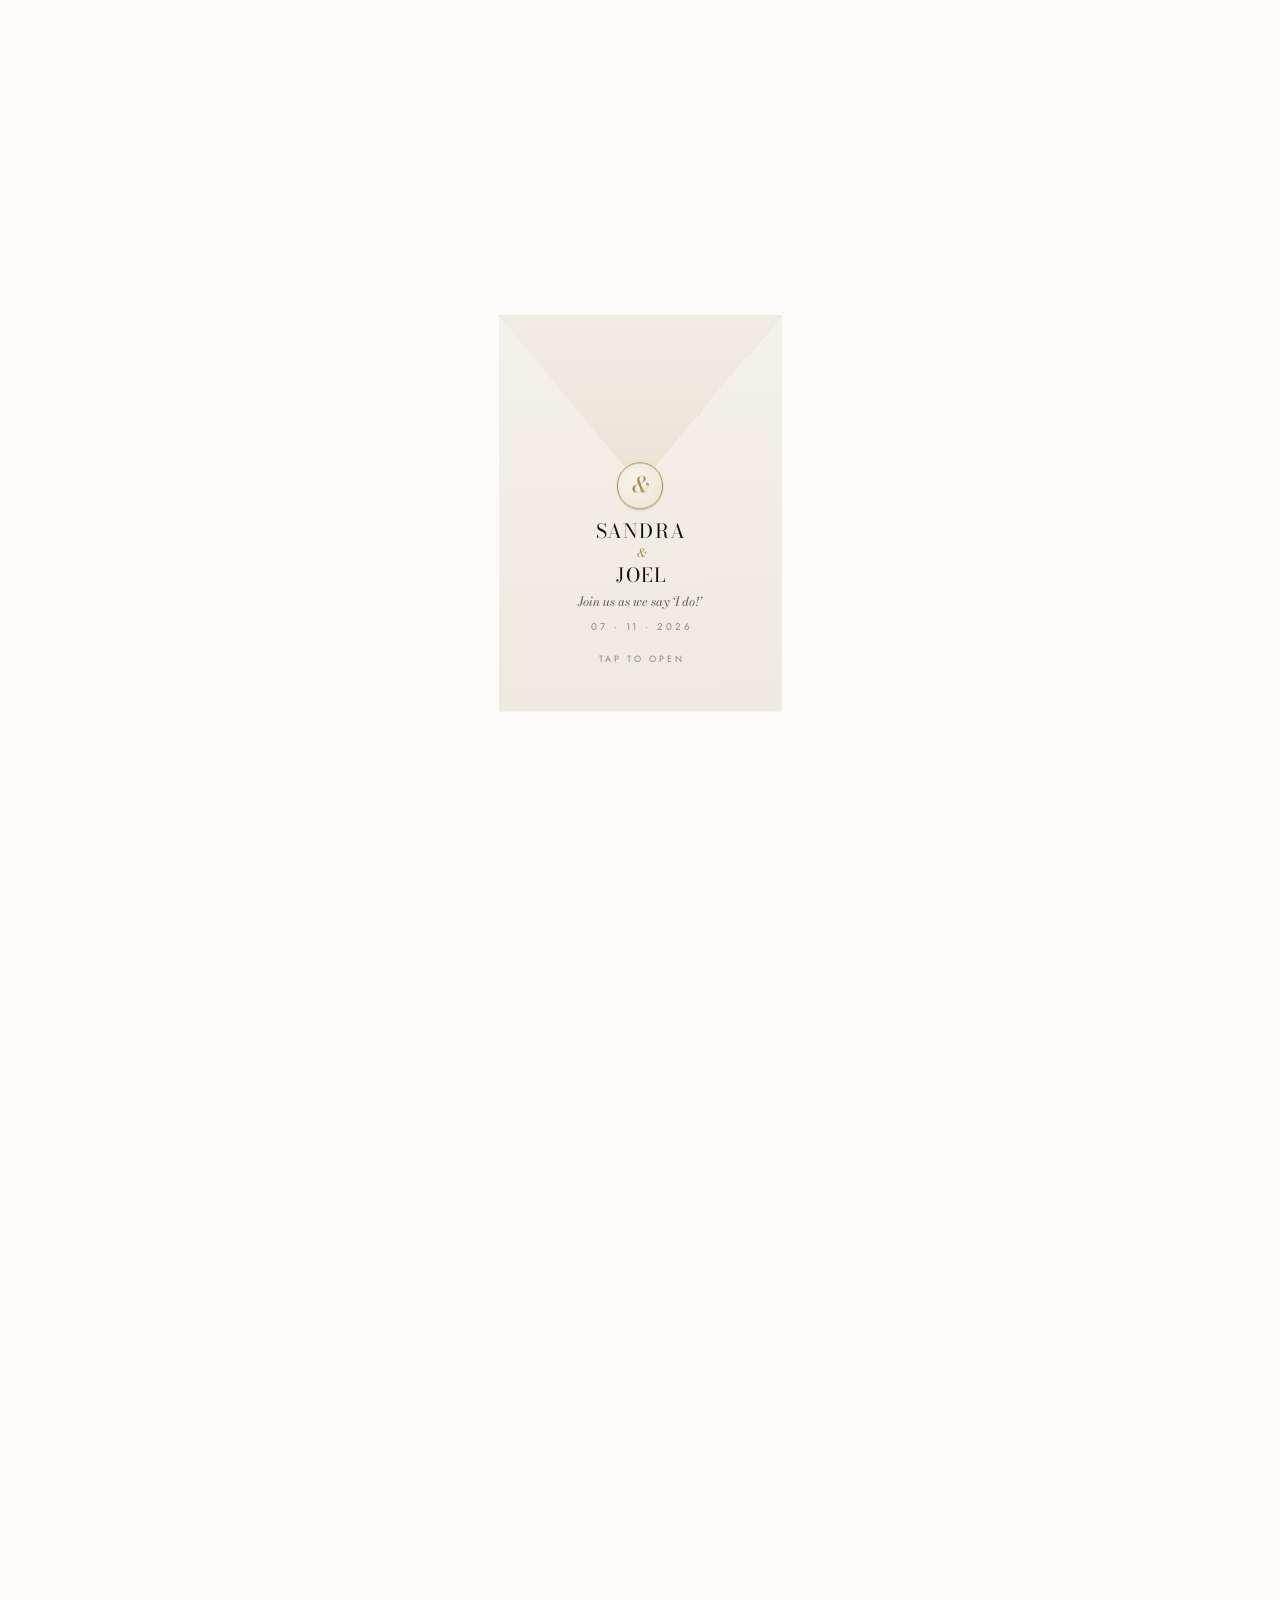
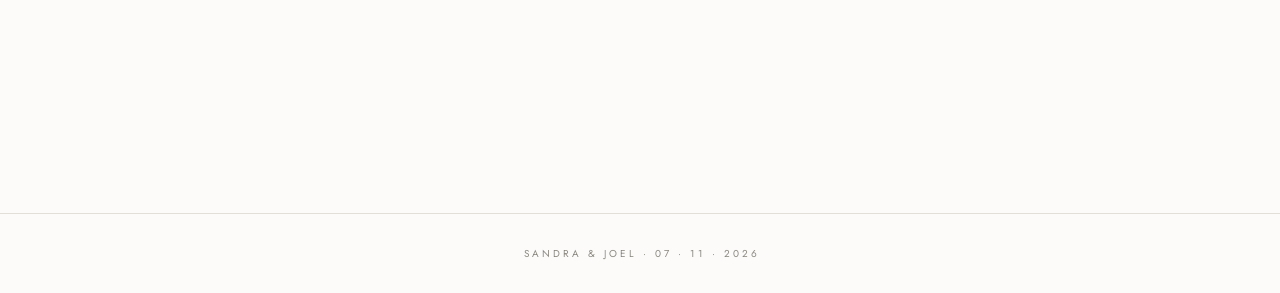
<file: sandra.html>
<!-- Written by tools/mirror.py from wedding.html. Do not edit this
     file: edit wedding.html and run the script. -->
<!DOCTYPE html>
<html lang="en">

<head>
  <meta charset="UTF-8">
  <meta name="viewport" content="width=device-width, initial-scale=1.0, viewport-fit=cover">
  <title>Sandra &amp; Joel</title>
  <meta name="description" content="Sandra Binoy and Joel Francis Jose invite you to their wedding. Saturday, the seventh of November 2026 at half past three in the afternoon — Holy Mass at Holy Family Forane Church, Ponkunnam, reception at 6:30 PM at Base Eleven Convention Centre, Pala.">

  <meta property="og:title" content="Sandra &amp; Joel" />
  <meta property="og:description" content="07 &middot; 11 &middot; 2026 — Ponkunnam Church" />
  <meta property="og:image" content="https://pranchi3578.github.io/fixation/assets/photo/og.jpg" />
  <meta property="og:image:width" content="1200" />
  <meta property="og:image:height" content="800" />
  <meta property="og:image:alt" content="Sandra and Joel together beneath an arch of white roses." />
  <meta property="og:url" content="https://pranchi3578.github.io/fixation/sandra.html" />
  <meta property="og:type" content="website" />
  <meta name="twitter:card" content="summary_large_image" />
  <meta name="twitter:title" content="Sandra &amp; Joel" />
  <meta name="twitter:description" content="07 &middot; 11 &middot; 2026 — Ponkunnam Church" />
  <meta name="twitter:image" content="https://pranchi3578.github.io/fixation/assets/photo/og.jpg" />
  <meta name="theme-color" content="#FCFBF9">

  <link rel="preconnect" href="https://fonts.googleapis.com">
  <link rel="preconnect" href="https://fonts.gstatic.com" crossorigin>
  <link rel="stylesheet"
        href="https://fonts.googleapis.com/css2?family=Bodoni+Moda:ital,opsz,wght@0,6..96,400;1,6..96,400&family=Jost:wght@300;400&family=Noto+Serif+Malayalam:wght@400&display=swap">
  <link rel="stylesheet" href="wedding.css">
  <!-- Set before paint: the envelope and the scroll lock both hang off
       .js, so without this the invitation shows for a frame first. -->
  <script>
    document.documentElement.className += ' js';
    // If the script never arrives, the envelope must not be left sealed over
    // the invitation: dropping the class takes the cover and the scroll lock
    // away together and the page is simply there.
    window.setTimeout(function () {
      if (window.__invitationReady) return;
      var r = document.documentElement;
      r.className = r.className.replace(/\bjs\b/, '');
    }, 6000);
  </script>
</head>

<body class="sealed" data-couple="Sandra &amp; Joel">

  <div class="envelope" id="envelope" role="button" tabindex="0"
       aria-label="Open the invitation">
    <div class="env-sheet">

      <!-- The inside of the envelope, seen through the mouth once the
           flap is down. -->
      <div class="env-inside" aria-hidden="true"></div>

      <!-- The card, standing in the pocket. -->
      <div class="env-card" aria-hidden="true">
        <div class="env-card-in">
          <p class="env-card-eyebrow">You are invited to the wedding of</p>
          <span class="orn orn--sprig"><svg viewBox="0 0 120 40" fill="none" aria-hidden="true"> <g stroke="currentColor" stroke-width="1.3" stroke-linecap="round" fill="none"> <path d="M10 20 H110"/> <path d="M60 20 q-9 -12 -20 -12 q3 12 20 12"/> <path d="M60 20 q9 -12 20 -12 q-3 12 -20 12"/> <path d="M60 20 q-7 10 -16 11 q1 -10 16 -11"/> <path d="M60 20 q7 10 16 11 q-1 -10 -16 -11"/> </g> </svg></span>
          <p class="env-card-names">Sandra<span class="amp">&amp;</span>Joel</p>
          <p class="env-card-date">7 November 2026</p>
        </div>
      </div>

      <!-- The front of the envelope: a pocket whose top edge falls away to
           the middle. That V is the mouth, and the closed flap covers it
           exactly. -->
      <div class="env-front">
        <div class="env-copy">
          <p class="env-names">Sandra<span class="amp">&amp;</span>Joel</p>
          <p class="env-note">Join us as we say &lsquo;I do!&rsquo;</p>
          <p class="meta">07 &middot; 11 &middot; 2026</p>
          <button class="env-cue" id="envOpen" type="button">Tap to open</button>
        </div>
      </div>

      <!-- The flap, and the seal that rides on its point. -->
      <div class="env-flap" aria-hidden="true">
        <span class="face"></span>
        <span class="lining"></span>
        <span class="env-seal">&amp;</span>
      </div>

    </div>
  </div>

  <header class="top">
    <div class="top-in">
      <a class="brand" href="#top">Sandra &amp; Joel</a>
      <a class="btn" id="calendarTop" href="#">Save the date</a>
    </div>
  </header>

  <button class="sound" id="sound" type="button" aria-pressed="false"
          aria-label="Play music" hidden>&#9834;</button>

  <main id="top">

    <!-- ═══ THE COVER ═════════════════════════════════════════ -->
    <section class="cover">
      <picture>
        <source media="(min-width: 760px)" srcset="assets/photo/hero-wide.webp">
        <img src="assets/photo/hero.webp" width="1400" height="933" fetchpriority="high"
             alt="Sandra and Joel together beneath an arch of white roses, holding a bouquet.">
      </picture>
      <div class="cover-in">
        <p class="meta">The beginning of our story</p>
        <h1 class="cover-names">
          <span>Sandra</span>
          <span class="amp">&amp;</span>
          <span>Joel</span>
        </h1>
      </div>
      <a class="scroll-cue" href="#invitation" aria-label="Read the invitation">
        <span class="cue-word" aria-hidden="true">Read on</span>
        <span class="cue-line" aria-hidden="true"><i></i></span>
      </a>
    </section>

    <!-- ═══ THE INVITATION CARD ═══════════════════════════════ -->
    <div class="panel" id="invitation">
      <section class="wrap">
        <div class="card">
          <span class="orn orn--sprig" aria-hidden="true"><svg viewBox="0 0 120 40" fill="none" aria-hidden="true"> <g stroke="currentColor" stroke-width="1.3" stroke-linecap="round" fill="none"> <path d="M10 20 H110"/> <path d="M60 20 q-9 -12 -20 -12 q3 12 20 12"/> <path d="M60 20 q9 -12 20 -12 q-3 12 -20 12"/> <path d="M60 20 q-7 10 -16 11 q1 -10 16 -11"/> <path d="M60 20 q7 10 16 11 q-1 -10 -16 -11"/> </g> </svg></span>
          <p class="meta">The Invitation</p>
          <p class="greeting">
            Dear friends and family &mdash; together with our parents, we would be
            glad to have you with us on the day we are married.
          </p>
          <hr>
          <p class="date">07 &middot; 11 &middot; 2026</p>
          <p class="meta">Saturday</p>
          <p class="meta">At half past three</p>
          <hr>
          <p class="venue">Holy Family Forane Church</p>
          <p class="meta meta--ink">Ponkunnam, Kottayam, Kerala</p>
          <a class="btn" id="calendar" href="#">Save the date</a>
        </div>
      </section>
    </div>

    <!-- ═══ THE FAMILIES ══════════════════════════════════════ -->
    <section class="wrap">
      <h2 class="h-section rise">The Families</h2>
      <div class="families rise">
        <div class="family">
          <p class="who">Sandra Binoy</p>
          <p class="meta meta--ink">Daughter of<br>Binoy Abraham &amp; Ranju Binoy<br>Anchanickal</p>
        </div>
        <span class="amp" aria-hidden="true">&amp;</span>
        <div class="family">
          <p class="who">Joel Francis Jose</p>
          <p class="meta meta--ink">Son of<br>T.C. Joseph &amp; Tessy Mol Mathew<br>Thekkumkattil</p>
        </div>
      </div>
    </section>

    <!-- ═══ PROGRAMME OF THE DAY ══════════════════════════════ -->
    <section class="wrap">
      <h2 class="h-section rise">The Programme</h2>
      <div class="programme rise">
        <div class="slot">
          <span class="t">3:30 PM</span>
          <span class="w">The Holy Mass</span>
          <span class="sub">Holy Family Forane Church, Ponkunnam</span>
        </div>
        <div class="slot">
          <span class="t">6:30 PM</span>
          <span class="w">The Reception</span>
          <span class="sub">Base Eleven Convention Centre, Pala</span>
        </div>
      </div>
      <div class="rise" style="margin-top:clamp(26px,6vw,40px);display:flex;gap:10px;justify-content:center;flex-wrap:wrap;">
        <a class="btn btn--ghost btn--map"
           href="https://www.google.com/maps/search/?api=1&amp;query=Holy%20Family%20Forane%20Church%2C%20Ponkunnam%2C%20Kottayam"
           target="_blank" rel="noopener">Church<span class="dir" aria-hidden="true"><svg viewBox="0 0 12 12" fill="none"><path d="M2.7 9.3 9.3 2.7M5 2.7h4.3V7" stroke="currentColor" stroke-width="1.3" stroke-linecap="round" stroke-linejoin="round"/></svg></span></a>
        <a class="btn btn--ghost btn--map"
           href="https://www.google.com/maps/search/?api=1&amp;query=Base%20Eleven%20Convention%20Centre%2C%20Pala%2C%20Kottayam"
           target="_blank" rel="noopener">Reception<span class="dir" aria-hidden="true"><svg viewBox="0 0 12 12" fill="none"><path d="M2.7 9.3 9.3 2.7M5 2.7h4.3V7" stroke="currentColor" stroke-width="1.3" stroke-linecap="round" stroke-linejoin="round"/></svg></span></a>
      </div>
    </section>

    <!-- ═══ THE COUNTDOWN ═════════════════════════════════════ -->
    <section class="band">
      <img src="assets/photo/band.webp" width="1079" height="606" loading="lazy" alt="" aria-hidden="true">
      <div class="wrap">
        <p class="meta">Counting down</p>
        <div class="count" id="count" role="timer" aria-live="off">
          <div><span class="n" id="cd">&mdash;</span><span class="u">Days</span></div>
          <div><span class="n" id="ch">&mdash;</span><span class="u">Hours</span></div>
          <div><span class="n" id="cm">&mdash;</span><span class="u">Minutes</span></div>
          <div><span class="n" id="cs">&mdash;</span><span class="u">Seconds</span></div>
        </div>
      </div>
    </section>


    <!-- ═══ GETTING THERE ═════════════════════════════════════ -->
    <section class="wrap">
      <h2 class="h-section rise">Getting There</h2>
      <div class="travel rise">
        <div class="leg">
          <span class="p">Cochin International Airport (COK)</span>
          <span class="d">approx. 100 km</span>
        </div>
        <div class="leg">
          <span class="p">Kottayam Railway Station</span>
          <span class="d">approx. 35 km</span>
        </div>
        <div class="leg">
          <span class="p">Ponkunnam to Base Eleven, Pala</span>
          <span class="d">approx. 20 km</span>
        </div>
      </div>
      <div class="rise" style="margin-top:clamp(24px,5vw,36px);display:flex;gap:10px;justify-content:center;flex-wrap:wrap;">
        <a class="btn btn--ghost btn--map"
           href="https://www.google.com/maps/search/?api=1&amp;query=Holy%20Family%20Forane%20Church%2C%20Ponkunnam%2C%20Kottayam"
           target="_blank" rel="noopener">Church<span class="dir" aria-hidden="true"><svg viewBox="0 0 12 12" fill="none"><path d="M2.7 9.3 9.3 2.7M5 2.7h4.3V7" stroke="currentColor" stroke-width="1.3" stroke-linecap="round" stroke-linejoin="round"/></svg></span></a>
        <a class="btn btn--ghost btn--map"
           href="https://www.google.com/maps/search/?api=1&amp;query=Base%20Eleven%20Convention%20Centre%2C%20Pala%2C%20Kottayam"
           target="_blank" rel="noopener">Reception<span class="dir" aria-hidden="true"><svg viewBox="0 0 12 12" fill="none"><path d="M2.7 9.3 9.3 2.7M5 2.7h4.3V7" stroke="currentColor" stroke-width="1.3" stroke-linecap="round" stroke-linejoin="round"/></svg></span></a>
      </div>
    </section>

    <!-- ═══ QUESTIONS ═════════════════════════════════════════ -->
    <section class="wrap">
      <h2 class="h-section rise">Questions</h2>
      <div class="faq rise">
        <details>
          <summary>How long does the Mass run?</summary>
          <p class="a">Between an hour and an hour and a half. The reception begins at
          6:30 PM at Base Eleven Convention Centre in Pala, about half an hour away
          by road.</p>
        </details>
        <details>
          <summary>Is there parking?</summary>
          <p class="a">There is ample parking at both the church and the convention
          centre.</p>
        </details>
        <details>
          <summary>May I take photographs?</summary>
          <p class="a">During the Mass, please leave the aisle to our photographers
          and take what you like from where you are seated. Afterwards, everything
          is fair game.</p>
        </details>
        <details>
          <summary>My plans have changed. What now?</summary>
          <p class="a">Tell us as soon as you know. There is no such thing as too
          late to let us know either way.</p>
        </details>
      </div>
    </section>

    <!-- ═══ WISHES ═══════════════════════════════════════════ -->
    <section class="wrap" id="wishes">
      <h2 class="h-section rise">Wishes</h2>
      <p class="lede-note rise">From the ones who have known us longest.</p>
      <ul class="wishes">
        <li class="wish rise">
          <p class="said">&ldquo;She has been planning this day since we were small.
            Joel, she is all yours now.&rdquo;</p>
          <p class="from">Neha Binoy</p>
          <p class="meta">Sister of the bride</p>
        </li>
        <li class="wish rise">
          <p class="said">&ldquo;Joel, welcome to the family. No returns, no
            exchanges.&rdquo;</p>
          <p class="from">Shon Binoy</p>
          <p class="meta">Brother of the bride</p>
        </li>
        <li class="wish rise">
          <p class="said">&ldquo;My little brother is getting married. Sandra, thank
            you for saying yes.&rdquo;</p>
          <p class="from">Jacinta Jose</p>
          <p class="meta">Sister of the groom</p>
        </li>
        <li class="wish rise">
          <p class="said">&ldquo;Joel, one piece of advice, and it is free: she is
            right.&rdquo;</p>
          <p class="from">Tom Victor</p>
          <p class="meta">Brother-in-law of the groom</p>
        </li>
      </ul>
      <p class="wishes-also rise">And love from Jesper Vithayathil, who is small
        and has been told there will be cake.</p>
    </section>

    <!-- ═══ ASK US ════════════════════════════════════════════ -->
    <div class="panel">
      <section class="wrap">
        <h2 class="h-section rise">Ask Us</h2>
        <p class="lede-note rise">
          Anything at all &mdash; the road, the time, the day itself.
        </p>
        <div class="contacts rise" id="contacts"></div>
      </section>
    </div>

    <!-- ═══ THE LAST PHOTOGRAPH ═══════════════════════════ -->
    <section class="wrap" style="padding-block:clamp(30px,7vw,52px) 0;">
      <figure class="plate-end rise">
        <div class="frame">
          <img src="assets/photo/plate-2.webp" width="588" height="735" loading="lazy"
               alt="Sandra and Joel standing together after the proposal, beside the flowers.">
        </div>
      </figure>
    </section>

    <!-- ═══ THE CLOSE ═════════════════════════════════════════ -->
    <section class="wrap">
      <div class="col">
        <span class="orn orn--lamb rise" aria-hidden="true"><svg viewBox="0 0 150 104" fill="none" aria-hidden="true"> <g stroke="currentColor" stroke-width="1.7" stroke-linecap="round" stroke-linejoin="round"> <circle cx="48" cy="57" r="16" stroke-width="1" opacity=".6"/> <path d="M 90.0,40.3 A 11.0,11.0 0 0 1 107.7,41.7 A 9.2,9.2 0 0 1 120.6,49.0 A 6.7,6.7 0 0 1 123.7,59.4 A 7.6,7.6 0 0 1 115.9,68.8 A 10.3,10.3 0 0 1 100.0,73.7 A 11.0,11.0 0 0 1 82.3,72.3 A 9.2,9.2 0 0 1 69.4,65.0 A 6.7,6.7 0 0 1 66.3,54.6 A 7.6,7.6 0 0 1 74.1,45.2 A 10.3,10.3 0 0 1 90.0,40.3 Z"/> <path d="M62 50 C 56 44, 44 45, 39 52 C 34 59, 36 66, 43 67 C 50 68, 58 63, 62 56 Z"/> <path d="M56 47 q-3 -7 -10 -7 q1 7 9 9" stroke-width="1.2"/> <circle cx="47" cy="55" r="1.15" fill="currentColor" stroke="none"/> <path d="M78 72 L76 88"/> <path d="M89 73 L88 88"/> <path d="M103 73 L104 88"/> <path d="M114 71 L117 87"/> </g> </svg></span>

        <blockquote class="verse rise" style="margin-top:clamp(24px,5vw,34px);">
          &ldquo;Blessed are those who are invited<br>to the marriage supper of the Lamb.&rdquo;
        </blockquote>
        <p class="meta rise" style="margin-top:16px;">Revelation 19:9</p>

        <span class="orn orn--rule rise" style="margin-top:clamp(40px,9vw,64px);" aria-hidden="true"><svg viewBox="0 0 200 12" fill="none" aria-hidden="true"> <g stroke="currentColor" stroke-width="1"> <path d="M0 6 H88" opacity=".55"/> <path d="M112 6 H200" opacity=".55"/> <path d="M100 1.5 L104.5 6 L100 10.5 L95.5 6 Z" fill="currentColor" stroke="none"/> </g> </svg></span>

        <p class="signoff rise" style="margin-top:clamp(34px,8vw,52px);">See you there</p>

        <div class="amen rise" style="margin-top:clamp(34px,8vw,54px);">
          <p class="ml" lang="ml">ആമേൻ</p>
          <p class="en">Amen.</p>
        </div>
      </div>
    </section>

  </main>

  <footer>
    <p class="meta">Sandra &amp; Joel &middot; 07 &middot; 11 &middot; 2026</p>
  </footer>

  <audio id="track" loop preload="none"></audio>
  <script src="wedding.js" defer></script>
</body>

</html>
</file>
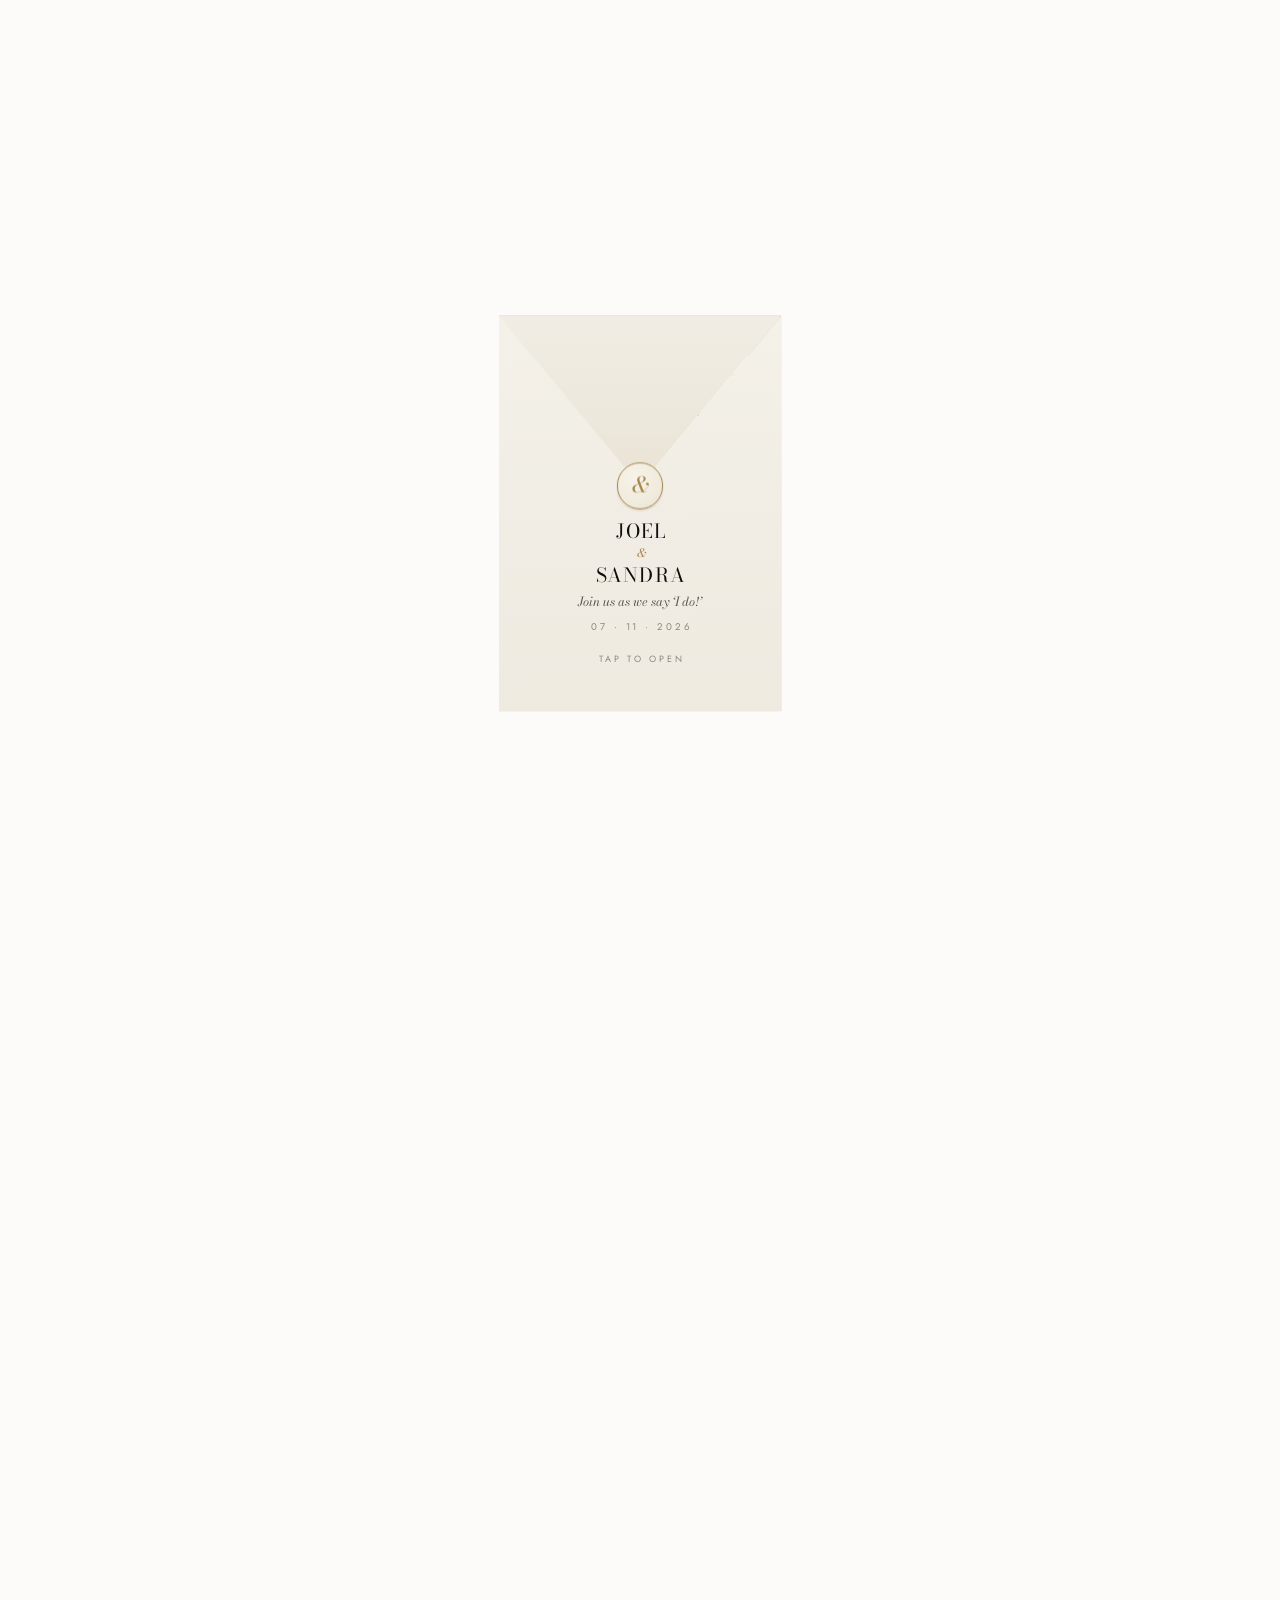
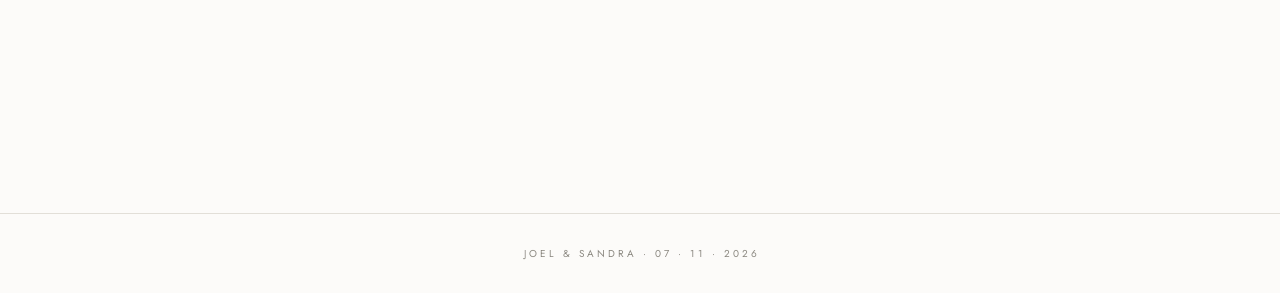
<file: wedding.html>
<!DOCTYPE html>
<html lang="en">

<head>
  <meta charset="UTF-8">
  <meta name="viewport" content="width=device-width, initial-scale=1.0, viewport-fit=cover">
  <title>Joel &amp; Sandra</title>
  <meta name="description" content="Joel Francis Jose and Sandra Binoy invite you to their wedding. Saturday, the seventh of November 2026 at half past three in the afternoon — Holy Mass at Holy Family Forane Church, Ponkunnam, reception at 6:30 PM at Base Eleven Convention Centre, Pala.">

  <meta property="og:title" content="Joel &amp; Sandra" />
  <meta property="og:description" content="07 &middot; 11 &middot; 2026 — Ponkunnam Church" />
  <meta property="og:image" content="https://pranchi3578.github.io/fixation/assets/photo/og.jpg" />
  <meta property="og:image:width" content="1200" />
  <meta property="og:image:height" content="800" />
  <meta property="og:image:alt" content="Joel and Sandra together beneath an arch of white roses." />
  <meta property="og:url" content="https://pranchi3578.github.io/fixation/wedding.html" />
  <meta property="og:type" content="website" />
  <meta name="twitter:card" content="summary_large_image" />
  <meta name="twitter:title" content="Joel &amp; Sandra" />
  <meta name="twitter:description" content="07 &middot; 11 &middot; 2026 — Ponkunnam Church" />
  <meta name="twitter:image" content="https://pranchi3578.github.io/fixation/assets/photo/og.jpg" />
  <meta name="theme-color" content="#FCFBF9">

  <link rel="preconnect" href="https://fonts.googleapis.com">
  <link rel="preconnect" href="https://fonts.gstatic.com" crossorigin>
  <link rel="stylesheet"
        href="https://fonts.googleapis.com/css2?family=Bodoni+Moda:ital,opsz,wght@0,6..96,400;1,6..96,400&family=Jost:wght@300;400&family=Noto+Serif+Malayalam:wght@400&display=swap">
  <link rel="stylesheet" href="wedding.css">
  <!-- Set before paint: the envelope and the scroll lock both hang off
       .js, so without this the invitation shows for a frame first. -->
  <script>
    document.documentElement.className += ' js';
    // If the script never arrives, the envelope must not be left sealed over
    // the invitation: dropping the class takes the cover and the scroll lock
    // away together and the page is simply there.
    window.setTimeout(function () {
      if (window.__invitationReady) return;
      var r = document.documentElement;
      r.className = r.className.replace(/\bjs\b/, '');
    }, 6000);
  </script>
</head>

<body class="sealed" data-couple="Joel &amp; Sandra">

  <div class="envelope" id="envelope" role="button" tabindex="0"
       aria-label="Open the invitation">
    <div class="env-sheet">

      <!-- The inside of the envelope, seen through the mouth once the
           flap is down. -->
      <div class="env-inside" aria-hidden="true"></div>

      <!-- The card, standing in the pocket. -->
      <div class="env-card" aria-hidden="true">
        <div class="env-card-in">
          <p class="env-card-eyebrow">You are invited to the wedding of</p>
          <span class="orn orn--sprig"><svg viewBox="0 0 120 40" fill="none" aria-hidden="true"> <g stroke="currentColor" stroke-width="1.3" stroke-linecap="round" fill="none"> <path d="M10 20 H110"/> <path d="M60 20 q-9 -12 -20 -12 q3 12 20 12"/> <path d="M60 20 q9 -12 20 -12 q-3 12 -20 12"/> <path d="M60 20 q-7 10 -16 11 q1 -10 16 -11"/> <path d="M60 20 q7 10 16 11 q-1 -10 -16 -11"/> </g> </svg></span>
          <p class="env-card-names">Joel<span class="amp">&amp;</span>Sandra</p>
          <p class="env-card-date">7 November 2026</p>
        </div>
      </div>

      <!-- The front of the envelope: a pocket whose top edge falls away to
           the middle. That V is the mouth, and the closed flap covers it
           exactly. -->
      <div class="env-front">
        <div class="env-copy">
          <p class="env-names">Joel<span class="amp">&amp;</span>Sandra</p>
          <p class="env-note">Join us as we say &lsquo;I do!&rsquo;</p>
          <p class="meta">07 &middot; 11 &middot; 2026</p>
          <button class="env-cue" id="envOpen" type="button">Tap to open</button>
        </div>
      </div>

      <!-- The flap, and the seal that rides on its point. -->
      <div class="env-flap" aria-hidden="true">
        <span class="face"></span>
        <span class="lining"></span>
        <span class="env-seal">&amp;</span>
      </div>

    </div>
  </div>

  <header class="top">
    <div class="top-in">
      <a class="brand" href="#top">Joel &amp; Sandra</a>
      <a class="btn" id="calendarTop" href="#">Save the date</a>
    </div>
  </header>

  <button class="sound" id="sound" type="button" aria-pressed="false"
          aria-label="Play music" hidden>&#9834;</button>

  <main id="top">

    <!-- ═══ THE COVER ═════════════════════════════════════════ -->
    <section class="cover">
      <picture>
        <source media="(min-width: 760px)" srcset="assets/photo/hero-wide.webp">
        <img src="assets/photo/hero.webp" width="1400" height="933" fetchpriority="high"
             alt="Joel and Sandra together beneath an arch of white roses, holding a bouquet.">
      </picture>
      <div class="cover-in">
        <p class="meta">The beginning of our story</p>
        <h1 class="cover-names">
          <span>Joel</span>
          <span class="amp">&amp;</span>
          <span>Sandra</span>
        </h1>
      </div>
      <a class="scroll-cue" href="#invitation" aria-label="Read the invitation">
        <span class="cue-word" aria-hidden="true">Read on</span>
        <span class="cue-line" aria-hidden="true"><i></i></span>
      </a>
    </section>

    <!-- ═══ THE INVITATION CARD ═══════════════════════════════ -->
    <div class="panel" id="invitation">
      <section class="wrap">
        <div class="card">
          <span class="orn orn--sprig" aria-hidden="true"><svg viewBox="0 0 120 40" fill="none" aria-hidden="true"> <g stroke="currentColor" stroke-width="1.3" stroke-linecap="round" fill="none"> <path d="M10 20 H110"/> <path d="M60 20 q-9 -12 -20 -12 q3 12 20 12"/> <path d="M60 20 q9 -12 20 -12 q-3 12 -20 12"/> <path d="M60 20 q-7 10 -16 11 q1 -10 16 -11"/> <path d="M60 20 q7 10 16 11 q-1 -10 -16 -11"/> </g> </svg></span>
          <p class="meta">The Invitation</p>
          <p class="greeting">
            Dear friends and family &mdash; together with our parents, we would be
            glad to have you with us on the day we are married.
          </p>
          <hr>
          <p class="date">07 &middot; 11 &middot; 2026</p>
          <p class="meta">Saturday</p>
          <p class="meta">At half past three</p>
          <hr>
          <p class="venue">Holy Family Forane Church</p>
          <p class="meta meta--ink">Ponkunnam, Kottayam, Kerala</p>
          <a class="btn" id="calendar" href="#">Save the date</a>
        </div>
      </section>
    </div>

    <!-- ═══ THE FAMILIES ══════════════════════════════════════ -->
    <section class="wrap">
      <h2 class="h-section rise">The Families</h2>
      <div class="families rise">
        <div class="family">
          <p class="who">Joel Francis Jose</p>
          <p class="meta meta--ink">Son of<br>T.C. Joseph &amp; Tessy Mol Mathew<br>Thekkumkattil</p>
        </div>
        <span class="amp" aria-hidden="true">&amp;</span>
        <div class="family">
          <p class="who">Sandra Binoy</p>
          <p class="meta meta--ink">Daughter of<br>Binoy Abraham &amp; Ranju Binoy<br>Anchanickal</p>
        </div>
      </div>
    </section>

    <!-- ═══ PROGRAMME OF THE DAY ══════════════════════════════ -->
    <section class="wrap">
      <h2 class="h-section rise">The Programme</h2>
      <div class="programme rise">
        <div class="slot">
          <span class="t">3:30 PM</span>
          <span class="w">The Holy Mass</span>
          <span class="sub">Holy Family Forane Church, Ponkunnam</span>
        </div>
        <div class="slot">
          <span class="t">6:30 PM</span>
          <span class="w">The Reception</span>
          <span class="sub">Base Eleven Convention Centre, Pala</span>
        </div>
      </div>
      <div class="rise" style="margin-top:clamp(26px,6vw,40px);display:flex;gap:10px;justify-content:center;flex-wrap:wrap;">
        <a class="btn btn--ghost btn--map"
           href="https://www.google.com/maps/search/?api=1&amp;query=Holy%20Family%20Forane%20Church%2C%20Ponkunnam%2C%20Kottayam"
           target="_blank" rel="noopener">Church<span class="dir" aria-hidden="true"><svg viewBox="0 0 12 12" fill="none"><path d="M2.7 9.3 9.3 2.7M5 2.7h4.3V7" stroke="currentColor" stroke-width="1.3" stroke-linecap="round" stroke-linejoin="round"/></svg></span></a>
        <a class="btn btn--ghost btn--map"
           href="https://www.google.com/maps/search/?api=1&amp;query=Base%20Eleven%20Convention%20Centre%2C%20Pala%2C%20Kottayam"
           target="_blank" rel="noopener">Reception<span class="dir" aria-hidden="true"><svg viewBox="0 0 12 12" fill="none"><path d="M2.7 9.3 9.3 2.7M5 2.7h4.3V7" stroke="currentColor" stroke-width="1.3" stroke-linecap="round" stroke-linejoin="round"/></svg></span></a>
      </div>
    </section>

    <!-- ═══ THE COUNTDOWN ═════════════════════════════════════ -->
    <section class="band">
      <img src="assets/photo/band.webp" width="1079" height="606" loading="lazy" alt="" aria-hidden="true">
      <div class="wrap">
        <p class="meta">Counting down</p>
        <div class="count" id="count" role="timer" aria-live="off">
          <div><span class="n" id="cd">&mdash;</span><span class="u">Days</span></div>
          <div><span class="n" id="ch">&mdash;</span><span class="u">Hours</span></div>
          <div><span class="n" id="cm">&mdash;</span><span class="u">Minutes</span></div>
          <div><span class="n" id="cs">&mdash;</span><span class="u">Seconds</span></div>
        </div>
      </div>
    </section>


    <!-- ═══ GETTING THERE ═════════════════════════════════════ -->
    <section class="wrap">
      <h2 class="h-section rise">Getting There</h2>
      <div class="travel rise">
        <div class="leg">
          <span class="p">Cochin International Airport (COK)</span>
          <span class="d">approx. 100 km</span>
        </div>
        <div class="leg">
          <span class="p">Kottayam Railway Station</span>
          <span class="d">approx. 35 km</span>
        </div>
        <div class="leg">
          <span class="p">Ponkunnam to Base Eleven, Pala</span>
          <span class="d">approx. 20 km</span>
        </div>
      </div>
      <div class="rise" style="margin-top:clamp(24px,5vw,36px);display:flex;gap:10px;justify-content:center;flex-wrap:wrap;">
        <a class="btn btn--ghost btn--map"
           href="https://www.google.com/maps/search/?api=1&amp;query=Holy%20Family%20Forane%20Church%2C%20Ponkunnam%2C%20Kottayam"
           target="_blank" rel="noopener">Church<span class="dir" aria-hidden="true"><svg viewBox="0 0 12 12" fill="none"><path d="M2.7 9.3 9.3 2.7M5 2.7h4.3V7" stroke="currentColor" stroke-width="1.3" stroke-linecap="round" stroke-linejoin="round"/></svg></span></a>
        <a class="btn btn--ghost btn--map"
           href="https://www.google.com/maps/search/?api=1&amp;query=Base%20Eleven%20Convention%20Centre%2C%20Pala%2C%20Kottayam"
           target="_blank" rel="noopener">Reception<span class="dir" aria-hidden="true"><svg viewBox="0 0 12 12" fill="none"><path d="M2.7 9.3 9.3 2.7M5 2.7h4.3V7" stroke="currentColor" stroke-width="1.3" stroke-linecap="round" stroke-linejoin="round"/></svg></span></a>
      </div>
    </section>

    <!-- ═══ QUESTIONS ═════════════════════════════════════════ -->
    <section class="wrap">
      <h2 class="h-section rise">Questions</h2>
      <div class="faq rise">
        <details>
          <summary>How long does the Mass run?</summary>
          <p class="a">Between an hour and an hour and a half. The reception begins at
          6:30 PM at Base Eleven Convention Centre in Pala, about half an hour away
          by road.</p>
        </details>
        <details>
          <summary>Is there parking?</summary>
          <p class="a">There is ample parking at both the church and the convention
          centre.</p>
        </details>
        <details>
          <summary>May I take photographs?</summary>
          <p class="a">During the Mass, please leave the aisle to our photographers
          and take what you like from where you are seated. Afterwards, everything
          is fair game.</p>
        </details>
        <details>
          <summary>My plans have changed. What now?</summary>
          <p class="a">Tell us as soon as you know. There is no such thing as too
          late to let us know either way.</p>
        </details>
      </div>
    </section>

    <!-- ═══ WISHES ═══════════════════════════════════════════ -->
    <section class="wrap" id="wishes">
      <h2 class="h-section rise">Wishes</h2>
      <p class="lede-note rise">From the ones who have known us longest.</p>
      <ul class="wishes">
        <li class="wish rise">
          <p class="said">&ldquo;She has been planning this day since we were small.
            Joel, she is all yours now.&rdquo;</p>
          <p class="from">Neha Binoy</p>
          <p class="meta">Sister of the bride</p>
        </li>
        <li class="wish rise">
          <p class="said">&ldquo;Joel, welcome to the family. No returns, no
            exchanges.&rdquo;</p>
          <p class="from">Shon Binoy</p>
          <p class="meta">Brother of the bride</p>
        </li>
        <li class="wish rise">
          <p class="said">&ldquo;My little brother is getting married. Sandra, thank
            you for saying yes.&rdquo;</p>
          <p class="from">Jacinta Jose</p>
          <p class="meta">Sister of the groom</p>
        </li>
        <li class="wish rise">
          <p class="said">&ldquo;Joel, one piece of advice, and it is free: she is
            right.&rdquo;</p>
          <p class="from">Tom Victor</p>
          <p class="meta">Brother-in-law of the groom</p>
        </li>
      </ul>
      <p class="wishes-also rise">And love from Jesper Vithayathil, who is small
        and has been told there will be cake.</p>
    </section>

    <!-- ═══ ASK US ════════════════════════════════════════════ -->
    <div class="panel">
      <section class="wrap">
        <h2 class="h-section rise">Ask Us</h2>
        <p class="lede-note rise">
          Anything at all &mdash; the road, the time, the day itself.
        </p>
        <div class="contacts rise" id="contacts"></div>
      </section>
    </div>

    <!-- ═══ THE LAST PHOTOGRAPH ═══════════════════════════ -->
    <section class="wrap" style="padding-block:clamp(30px,7vw,52px) 0;">
      <figure class="plate-end rise">
        <div class="frame">
          <img src="assets/photo/plate-2.webp" width="588" height="735" loading="lazy"
               alt="Joel and Sandra standing together after the proposal, beside the flowers.">
        </div>
      </figure>
    </section>

    <!-- ═══ THE CLOSE ═════════════════════════════════════════ -->
    <section class="wrap">
      <div class="col">
        <span class="orn orn--lamb rise" aria-hidden="true"><svg viewBox="0 0 150 104" fill="none" aria-hidden="true"> <g stroke="currentColor" stroke-width="1.7" stroke-linecap="round" stroke-linejoin="round"> <circle cx="48" cy="57" r="16" stroke-width="1" opacity=".6"/> <path d="M 90.0,40.3 A 11.0,11.0 0 0 1 107.7,41.7 A 9.2,9.2 0 0 1 120.6,49.0 A 6.7,6.7 0 0 1 123.7,59.4 A 7.6,7.6 0 0 1 115.9,68.8 A 10.3,10.3 0 0 1 100.0,73.7 A 11.0,11.0 0 0 1 82.3,72.3 A 9.2,9.2 0 0 1 69.4,65.0 A 6.7,6.7 0 0 1 66.3,54.6 A 7.6,7.6 0 0 1 74.1,45.2 A 10.3,10.3 0 0 1 90.0,40.3 Z"/> <path d="M62 50 C 56 44, 44 45, 39 52 C 34 59, 36 66, 43 67 C 50 68, 58 63, 62 56 Z"/> <path d="M56 47 q-3 -7 -10 -7 q1 7 9 9" stroke-width="1.2"/> <circle cx="47" cy="55" r="1.15" fill="currentColor" stroke="none"/> <path d="M78 72 L76 88"/> <path d="M89 73 L88 88"/> <path d="M103 73 L104 88"/> <path d="M114 71 L117 87"/> </g> </svg></span>

        <blockquote class="verse rise" style="margin-top:clamp(24px,5vw,34px);">
          &ldquo;Blessed are those who are invited<br>to the marriage supper of the Lamb.&rdquo;
        </blockquote>
        <p class="meta rise" style="margin-top:16px;">Revelation 19:9</p>

        <span class="orn orn--rule rise" style="margin-top:clamp(40px,9vw,64px);" aria-hidden="true"><svg viewBox="0 0 200 12" fill="none" aria-hidden="true"> <g stroke="currentColor" stroke-width="1"> <path d="M0 6 H88" opacity=".55"/> <path d="M112 6 H200" opacity=".55"/> <path d="M100 1.5 L104.5 6 L100 10.5 L95.5 6 Z" fill="currentColor" stroke="none"/> </g> </svg></span>

        <p class="signoff rise" style="margin-top:clamp(34px,8vw,52px);">See you there</p>

        <div class="amen rise" style="margin-top:clamp(34px,8vw,54px);">
          <p class="ml" lang="ml">ആമേൻ</p>
          <p class="en">Amen.</p>
        </div>
      </div>
    </section>

  </main>

  <footer>
    <p class="meta">Joel &amp; Sandra &middot; 07 &middot; 11 &middot; 2026</p>
  </footer>

  <audio id="track" loop preload="none"></audio>
  <script src="wedding.js" defer></script>
</body>

</html>
</file>
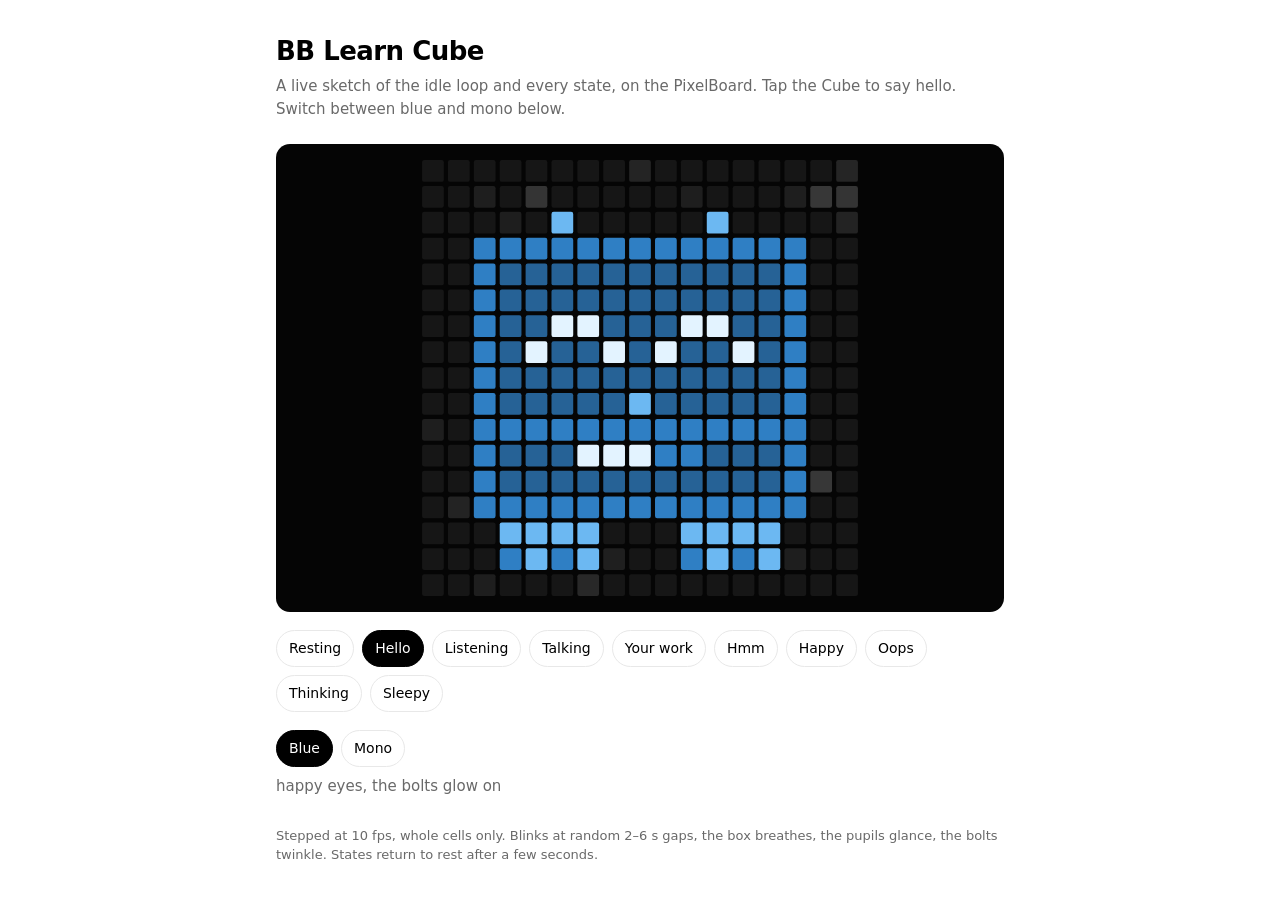
<file: docs/bb-learn-mascot/cube.html>
<!doctype html>
<html lang="en">
<head>
<meta charset="utf-8">
<meta name="viewport" content="width=device-width, initial-scale=1">
<title>BB Learn Cube</title>
<style>
  :root { --bg:#fff; --fg:#000; --muted:#696969; --line:#e8e8e8; }
  @media (prefers-color-scheme: dark) { :root { --bg:#0b0b0b; --fg:#fff; --muted:#9a9a9a; --line:#222; } }
  * { box-sizing: border-box; }
  body { margin:0; background:var(--bg); color:var(--fg);
         font:15px/1.5 "Geist Sans", Inter, system-ui, sans-serif; }
  main { max-width: 760px; margin: 0 auto; padding: 32px 16px 48px; }
  h1 { font-size: 26px; font-weight: 800; letter-spacing: -0.02em; margin: 0 0 4px; }
  p.sub { color: var(--muted); margin: 0 0 24px; }
  .stage { background:#050505; border-radius: 14px; padding: 14px; display:flex; justify-content:center; }
  canvas { width: 100%; max-width: 440px; height: auto; image-rendering: pixelated; cursor: pointer; }
  .states { display:flex; flex-wrap:wrap; gap:8px; margin: 18px 0 8px; }
  button { font: inherit; font-size: 14px; padding: 7px 12px; border-radius: 999px;
           border: 1px solid var(--line); background: transparent; color: var(--fg); cursor: pointer; }
  button[aria-pressed="true"] { background: var(--fg); color: var(--bg); border-color: var(--fg); }
  #why { color: var(--muted); min-height: 1.5em; }
  footer { color: var(--muted); font-size: 13px; margin-top: 28px; }
</style>
</head>
<body>
<main>
  <h1>BB Learn Cube</h1>
  <p class="sub">A live sketch of the idle loop and every state, on the PixelBoard. Tap the Cube to say hello. Switch between blue and mono below.</p>
  <div class="stage"><canvas id="c" width="440" height="440" aria-label="The BB Learn Cube, animated"></canvas></div>
  <div class="states" id="states"></div>
  <div class="states" id="palette"><button data-p="blue" aria-pressed="true">Blue</button><button data-p="mono" aria-pressed="false">Mono</button></div>
  <div id="why"></div>
  <footer>Stepped at 10 fps, whole cells only. Blinks at random 2–6 s gaps, the box breathes, the pupils glance, the bolts twinkle. States return to rest after a few seconds.</footer>
</main>
<script>
const DATA = {"blue": {"1": "#195589", "2": "#2f7fc4", "3": "#6cb8f2", "4": "#e3f3ff"}, "states": {"rest": {"name": "Resting", "why": "pupils centred, meter shows progress", "grid": ["...............", "....2.....2....", ".2222222222222.", ".2111111111112.", ".2133331333312.", ".2134o3134o312.", ".213oo313oo312.", ".2133331333312.", ".2111113111112.", ".2222222222222.", ".2111444221112.", ".2111111111112.", ".2222222222222.", "..3333...3333..", "..2323...2323.."]}, "hello": {"name": "Hello", "why": "happy eyes, the bolts glow on", "grid": ["...............", "....3.....3....", ".2222222222222.", ".2111111111112.", ".2111111111112.", ".2114411144112.", ".2141141411412.", ".2111111111112.", ".2111113111112.", ".2222222222222.", ".2111444221112.", ".2111111111112.", ".2222222222222.", "..3333...3333..", "..2323...2323.."]}, "listen": {"name": "Listening", "why": "bolts light up, pupils up: it stops the moment you speak", "grid": ["...............", "....4.....4....", ".2222222222222.", ".2111111111112.", ".2134o3134o312.", ".213oo313oo312.", ".2133331333312.", ".2133331333312.", ".2111113111112.", ".2222222222222.", ".2111444221112.", ".2111111111112.", ".2222222222222.", "..3333...3333..", "..2323...2323.."]}, "talk": {"name": "Talking", "why": "the meter becomes its voice", "grid": ["...............", "....2.....2....", ".2222222222222.", ".2111111111112.", ".2133331333312.", ".2134o3134o312.", ".213oo313oo312.", ".2133331333312.", ".2111113111112.", ".2222222222222.", ".2111342431112.", ".2111111111112.", ".2222222222222.", "..3333...3333..", "..2323...2323.."]}, "work": {"name": "Your work", "why": "eyes on the lesson, not on you", "grid": ["...............", "....2.....2....", ".2222222222222.", ".2111111111112.", ".2133331333312.", ".2133331333312.", ".214o3314o3312.", ".21oo331oo3312.", ".2111113111112.", ".2222222222222.", ".2111444221112.", ".2111111111112.", ".2222222222222.", "..3333...3333..", "..2323...2323.."]}, "hmm": {"name": "Hmm", "why": "one shutter half down: curious, never disappointed", "grid": ["...............", "....2.....2....", ".2222222222222.", ".2111111111112.", ".2133331222212.", ".2134o31222212.", ".213oo3134o312.", ".21333313oo312.", ".2111113111112.", ".2222222222222.", ".2111444221112.", ".2111111111112.", ".2222222222222.", "..3333...3333..", "..2323...2323.."]}, "happy": {"name": "Happy", "why": "for effort: a hop, bolts lit, meter jumps", "grid": ["...............", "....4.....4....", ".2222222222222.", ".2111111111112.", ".2111111111112.", ".2114411144112.", ".2141141411412.", ".2111111111112.", ".2111113111112.", ".2222222222222.", ".2111444421112.", ".2111111111112.", ".2222222222222.", "..3333...3333..", "..2323...2323.."]}, "oops": {"name": "Oops", "why": "crossed eyes; a meter cell drops out", "grid": ["...............", "....2.....2....", ".2222222222222.", ".2111111111112.", ".2133331333312.", ".21334o14o3312.", ".2133oo1oo3312.", ".2133331333312.", ".2111113111112.", ".2222222222222.", ".21114442.1112.", ".2111111141112.", ".2222222222222.", "..3333...3333..", "..2323...2323.."]}, "think": {"name": "Thinking", "why": "pupils up and aside, meter pulses", "grid": ["...............", "....2.....2....", ".2222222222222.", ".2111111111112.", ".21334o1334o12.", ".2133oo133oo12.", ".2133331333312.", ".2133331333312.", ".2111113111112.", ".2222222222222.", ".2111242221112.", ".2111111111112.", ".2222222222222.", "..3333...3333..", "..2323...2323.."]}, "sleepy": {"name": "Sleepy", "why": "shutters half down, bolts dim: go to bed", "grid": ["...............", "....1.....1....", ".2222222222222.", ".2111111111112.", ".2122221222212.", ".2122221222212.", ".2134o3134o312.", ".213oo313oo312.", ".2111113111112.", ".2222222222222.", ".2111444221112.", ".2111111111112.", ".2222222222222.", "..3333...3333..", "..2323...2323.."]}, "blink": {"name": "Blink", "why": "random 2-6 s gaps", "grid": ["...............", "....2.....2....", ".2222222222222.", ".2111111111112.", ".2133331333312.", ".2133331333312.", ".2144441444412.", ".2133331333312.", ".2111113111112.", ".2222222222222.", ".2111444221112.", ".2111111111112.", ".2222222222222.", "..3333...3333..", "..2323...2323.."]}}, "glances": [["...............", "....2.....2....", ".2222222222222.", ".2111111111112.", ".2133331333312.", ".214o3314o3312.", ".21oo331oo3312.", ".2133331333312.", ".2111113111112.", ".2222222222222.", ".2111444221112.", ".2111111111112.", ".2222222222222.", "..3333...3333..", "..2323...2323.."], ["...............", "....2.....2....", ".2222222222222.", ".2111111111112.", ".2133331333312.", ".21334o1334o12.", ".2133oo133oo12.", ".2133331333312.", ".2111113111112.", ".2222222222222.", ".2111444221112.", ".2111111111112.", ".2222222222222.", "..3333...3333..", "..2323...2323.."], ["...............", "....2.....2....", ".2222222222222.", ".2111111111112.", ".2133331333312.", ".2133331333312.", ".2134o3134o312.", ".213oo313oo312.", ".2111113111112.", ".2222222222222.", ".2111444221112.", ".2111111111112.", ".2222222222222.", "..3333...3333..", "..2323...2323.."], ["...............", "....2.....2....", ".2222222222222.", ".2111111111112.", ".2134o3134o312.", ".213oo313oo312.", ".2133331333312.", ".2133331333312.", ".2111113111112.", ".2222222222222.", ".2111444221112.", ".2111111111112.", ".2222222222222.", "..3333...3333..", "..2323...2323.."]]};
const LEVEL = {"1":0.26,"2":0.5,"3":0.78,"4":1};
const COLS = 17, ROWS = 17, BASE = 0.07;
const cv = document.getElementById("c"), ctx = cv.getContext("2d");
const step = cv.width / COLS, cell = step * 0.84;

let state = "rest", until = 0, t = 0, palette = "blue";

function rgb(hex, add) {                       // lighten a palette colour by add (0..1)
  const n = parseInt(hex.slice(1), 16), k = add * 255;
  const ch = s => Math.min(255, Math.round(((n >> s) & 255) + k));
  return `rgb(${ch(16)},${ch(8)},${ch(0)})`;
}
let nextBlink = 2 + Math.random() * 4, blinkEnd = -1;
let glance = null, glanceEnd = -1, hop = 0;

const reduce = matchMedia("(prefers-reduced-motion: reduce)").matches;

function hash(i) { const r = Math.abs(Math.sin(i * 127.1 + 3.7) * 43758.5); return r - Math.floor(r); }

function frame() {
  let g = DATA.states[state].grid.map(r => r.split(""));
  if (state === "rest" && t < blinkEnd) g = DATA.states.blink.grid.map(r => r.split(""));
  if (state === "rest" && glance && t < glanceEnd) g = glance.map(r => r.split(""));
  if (state === "talk") {                       // the meter is its voice
    for (let i = 0; i < 5; i++) g[10][5 + i] = "234"[Math.floor(Math.random() * 3)];
  }
  if (state === "think") {                      // the meter pulses, one cell at a time
    const k = Math.floor(t * 4) % 5;
    for (let i = 0; i < 5; i++) g[10][5 + i] = i === k ? "4" : "2";
  }
  return g;
}

function draw() {
  const g = frame();
  const breath = reduce ? 0 : 0.05 * (Math.sin(t * 1.6) + 1) / 2;
  const dy = hop > 0 ? -1 : 0;
  ctx.fillStyle = "#050505"; ctx.fillRect(0, 0, cv.width, cv.height);
  for (let r = 0; r < ROWS; r++) for (let c = 0; c < COLS; c++) {
    const gr = r - 1 - dy, gc = c - 1;
    let v = BASE;
    const h = hash(r * COLS + c);
    if (h < 0.1) v = 0.1 + 0.12 * Math.pow(Math.max(0, Math.sin(t * (0.6 + h * 20) + h * 50)), 3);
    const ch = g[gr] && g[gr][gc];
    let fill = null;
    if (ch && LEVEL[ch] !== undefined) {
      let add = 0;
      if (ch === "1") add = breath;
      if (ch === "2" && (gr <= 1) && state !== "listen" && state !== "sleepy")
        add = 0.25 * Math.pow(Math.max(0, Math.sin(t * 2.3 + gc)), 8);   // bolts twinkle
      v = LEVEL[ch] + add;
      if (palette === "blue") fill = rgb(DATA.blue[ch], add);
    }
    ctx.fillStyle = fill || `rgba(255,255,255,${v.toFixed(3)})`;
    const x = c * step + (step - cell) / 2, y = r * step + (step - cell) / 2;
    ctx.beginPath(); ctx.roundRect ? ctx.roundRect(x, y, cell, cell, cell * 0.1) : ctx.rect(x, y, cell, cell); ctx.fill();
  }
}

function tick() {
  t += 0.1;
  if (hop > 0) hop--;
  if (state !== "rest" && t > until) setState("rest");
  if (state === "rest" && !reduce) {
    if (t > nextBlink) {
      blinkEnd = t + 0.15 + (Math.random() < 0.2 ? 0.3 : 0);   // sometimes a double
      nextBlink = t + 2 + Math.random() * 4;
    }
    if (t > glanceEnd && Math.random() < 0.012) {
      glance = DATA.glances[Math.floor(Math.random() * DATA.glances.length)];
      glanceEnd = t + 0.8 + Math.random();
    }
  }
  draw();
}

function setState(s, hold) {
  state = s; until = t + (hold || 3.2);
  document.querySelectorAll("#states button").forEach(b => b.setAttribute("aria-pressed", b.dataset.s === s));
  document.getElementById("why").textContent = s === "rest" ? "" : DATA.states[s].why;
  if (s === "hello" || s === "happy") hop = 3;
}

const box = document.getElementById("states");
for (const [k, v] of Object.entries(DATA.states)) {
  if (k === "blink") continue;
  const b = document.createElement("button");
  b.textContent = v.name; b.dataset.s = k; b.setAttribute("aria-pressed", k === "rest");
  b.onclick = () => setState(k); box.appendChild(b);
}
document.querySelectorAll("#palette button").forEach(b => b.onclick = () => {
  palette = b.dataset.p;
  document.querySelectorAll("#palette button").forEach(x => x.setAttribute("aria-pressed", x === b));
});
cv.onclick = () => setState("hello", 2);
setState("hello", 2);
setInterval(tick, 100);
</script>
</body>
</html>
</file>
<file: styles.css>
/* ═══ AAMEN Design System ═══ */
@import url('https://fonts.googleapis.com/css2?family=Playfair+Display:ital,wght@0,400;0,600;0,700;1,400;1,600&family=Inter:wght@300;400;500;600&family=Caveat:wght@400;500;600&family=Noto+Serif+Malayalam:wght@400;600;700&display=swap');

:root {
  --gold: #C8A45C;
  --gold-light: #E8D5A3;
  --gold-glow: rgba(200,164,92,0.3);
  --deep-green: #1B4332;
  --cream: #FDF6E3;
  --cream-dark: #F5EDD6;
  --wine: #722F37;
  --wine-soft: rgba(114,47,55,0.08);
  --church-white: #FAF8F5;
  --night: #1A1A2E;
  --night-soft: #2D2D44;
  --mist: rgba(255,255,255,0.06);
  --text: #2C2418;
  --text-muted: #6B5D4F;
  --border: rgba(200,164,92,0.25);
  --ease: cubic-bezier(.22,1,.36,1);
}

*, *::before, *::after { margin:0; padding:0; box-sizing:border-box; }

html {
  scroll-behavior: smooth;
  overflow-x: hidden;
  -webkit-overflow-scrolling: touch;
}

body {
  font-family: 'Inter', sans-serif;
  background: var(--cream);
  color: var(--text);
  overflow-x: hidden;
  -webkit-font-smoothing: antialiased;
}

/* ═══ Grain Overlay Removed for Mobile Scroll Performance ═══ */

/* ═══ Typography ═══ */
.font-display { font-family: 'Playfair Display', serif; }
.font-malayalam { font-family: 'Noto Serif Malayalam', serif; }
.font-handwritten { font-family: 'Caveat', cursive; }

/* ═══ Section Base ═══ */
.scene {
  min-height: 100dvh;
  display: flex;
  flex-direction: column;
  align-items: center;
  justify-content: center;
  padding: 60px 28px;
  position: relative;
  opacity: 0;
  transition: opacity 0.8s var(--ease);
  will-change: opacity;
}
.scene.visible {
  opacity: 1;
}

/* ═══ Scene 1: The Bell ═══ */
.scene-bell {
  background: var(--night);
  color: var(--cream);
  min-height: 100dvh;
  overflow: hidden;
}
.bell-container {
  display: flex;
  flex-direction: column;
  align-items: center;
  gap: 32px;
  cursor: pointer;
  -webkit-tap-highlight-color: transparent;
}
.bell-icon {
  font-size: 72px;
  text-shadow: 0 0 30px var(--gold-glow);
  animation: bell-idle 3s ease-in-out infinite;
  transition: transform 0.15s;
}
.bell-icon.ringing {
  animation: bell-ring 0.6s ease-in-out;
}
@keyframes bell-idle {
  0%,100% { transform: rotate(0deg); }
  25% { transform: rotate(3deg); }
  75% { transform: rotate(-3deg); }
}
@keyframes bell-ring {
  0% { transform: rotate(0); }
  15% { transform: rotate(18deg); }
  30% { transform: rotate(-15deg); }
  45% { transform: rotate(12deg); }
  60% { transform: rotate(-8deg); }
  75% { transform: rotate(4deg); }
  90% { transform: rotate(-2deg); }
  100% { transform: rotate(0); }
}
.bell-text-ml {
  font-family: 'Noto Serif Malayalam', serif;
  font-size: 42px;
  font-weight: 700;
  color: var(--gold);
  letter-spacing: 0.08em;
}
.bell-text-en {
  font-family: 'Playfair Display', serif;
  font-style: italic;
  font-size: 16px;
  color: var(--gold-light);
  opacity: 0.7;
  text-align: center;
  line-height: 1.7;
  max-width: 260px;
}
.bell-tap {
  font-size: 12px;
  color: rgba(200,164,92,0.4);
  letter-spacing: 0.15em;
  text-transform: uppercase;
  margin-top: 16px;
  animation: pulse-fade 2s ease-in-out infinite;
}
@keyframes pulse-fade {
  0%,100% { opacity: 0.3; }
  50% { opacity: 0.8; }
}
.golden-burst {
  position: absolute;
  width: 300px;
  height: 300px;
  border-radius: 50%;
  background: radial-gradient(circle, var(--gold-glow) 0%, transparent 70%);
  opacity: 0;
  transition: opacity 1.5s, transform 1.5s var(--ease);
  pointer-events: none;
}
.golden-burst.active {
  opacity: 1;
  transform: scale(3);
}

/* ═══ Scene 2: The Names ═══ */
.scene-names {
  background: var(--cream);
  padding: 40px 20px;
}
.notice-board {
  background: var(--church-white);
  border: 2px solid var(--gold-light);
  border-radius: 4px;
  padding: 48px 32px;
  max-width: 380px;
  width: 100%;
  position: relative;
  box-shadow: 0 8px 24px rgba(44,36,24,0.08);
  transform: rotate(-0.5deg);
}
.notice-board::before {
  content: '✝';
  display: block;
  text-align: center;
  font-size: 28px;
  color: var(--gold);
  margin-bottom: 28px;
}
.notice-pin {
  position: absolute;
  width: 12px;
  height: 12px;
  border-radius: 50%;
  background: var(--gold);
  box-shadow: 0 2px 4px rgba(0,0,0,0.15);
}
.notice-pin--tl { top: 12px; left: 12px; }
.notice-pin--tr { top: 12px; right: 12px; }
.notice-pin--bl { bottom: 12px; left: 12px; }
.notice-pin--br { bottom: 12px; right: 12px; }
.notice-blessing {
  font-family: 'Noto Serif Malayalam', serif;
  font-size: 13px;
  text-align: center;
  color: var(--text-muted);
  line-height: 1.8;
  margin-bottom: 8px;
}
.notice-blessing-en {
  font-family: 'Playfair Display', serif;
  font-style: italic;
  font-size: 13px;
  text-align: center;
  color: var(--text-muted);
  margin-bottom: 32px;
}
.notice-name {
  font-family: 'Playfair Display', serif;
  font-size: 32px;
  font-weight: 700;
  text-align: center;
  color: var(--text);
  letter-spacing: -0.01em;
  line-height: 1.2;
}
.notice-ampersand {
  font-family: 'Playfair Display', serif;
  font-style: italic;
  font-size: 24px;
  text-align: center;
  color: var(--gold);
  margin: 16px 0;
}
.notice-label {
  font-family: 'Noto Serif Malayalam', serif;
  font-size: 14px;
  text-align: center;
  color: var(--wine);
  margin-top: 32px;
  letter-spacing: 0.05em;
}
.notice-label-en {
  font-family: 'Playfair Display', serif;
  font-size: 18px;
  text-align: center;
  color: var(--wine);
  letter-spacing: 0.12em;
  text-transform: uppercase;
  margin-top: 4px;
  font-weight: 600;
}
.notice-divider {
  width: 60px;
  height: 1px;
  background: var(--gold-light);
  margin: 24px auto;
}
.notice-details {
  text-align: center;
  font-size: 14px;
  color: var(--text-muted);
  line-height: 2;
}
.notice-details span {
  display: block;
}

/* ═══ Scene 3: Timeline ═══ */
.scene-timeline {
  background: var(--cream);
  min-height: auto;
  padding: 60px 0;
}
.timeline-header {
  text-align: center;
  padding: 0 28px;
  margin-bottom: 48px;
}
.timeline-years {
  font-family: 'Playfair Display', serif;
  font-size: 64px;
  font-weight: 700;
  color: var(--gold);
  line-height: 1;
}
.timeline-years-label {
  font-family: 'Noto Serif Malayalam', serif;
  font-size: 18px;
  color: var(--text-muted);
  margin-top: 8px;
}
.timeline-line {
  position: relative;
  max-width: 420px;
  margin: 0 auto;
  padding: 0 28px;
}
.timeline-line::before {
  content: '';
  position: absolute;
  left: 50%;
  top: 0;
  bottom: 0;
  width: 2px;
  background: linear-gradient(to bottom, transparent, var(--gold-light), var(--gold), var(--gold-light), transparent);
  transform: translateX(-50%);
}

/* Milestone */
.milestone {
  position: relative;
  padding: 32px 0;
  opacity: 0;
  transform: translateY(40px);
  transition: all 0.7s var(--ease);
  will-change: transform, opacity;
}
.milestone.visible {
  opacity: 1;
  transform: translateY(0);
}
.milestone-dot {
  position: absolute;
  left: 50%;
  top: 44px;
  width: 14px;
  height: 14px;
  border-radius: 50%;
  background: var(--gold);
  border: 3px solid var(--cream);
  transform: translateX(-50%);
  z-index: 2;
  box-shadow: 0 0 0 4px var(--gold-glow);
}
.milestone-content {
  background: var(--church-white);
  border: 1px solid var(--border);
  border-radius: 16px;
  padding: 28px 24px;
  margin: 0 8px;
  position: relative;
}
.milestone-location {
  font-size: 11px;
  text-transform: uppercase;
  letter-spacing: 0.1em;
  color: var(--gold);
  font-weight: 600;
  margin-bottom: 12px;
}
.milestone-text {
  font-family: 'Playfair Display', serif;
  font-size: 16px;
  line-height: 1.7;
  color: var(--text);
  font-style: italic;
}
.milestone-quote {
  font-family: 'Caveat', cursive;
  font-size: 22px;
  color: var(--wine);
  margin-top: 16px;
  line-height: 1.4;
}
.milestone-img {
  width: 100%;
  aspect-ratio: 4/3;
  object-fit: cover;
  border-radius: 12px;
  margin-top: 20px;
  box-shadow: 0 4px 20px rgba(44,36,24,0.1);
}

/* ═══ Scene 4: The Church ═══ */
.scene-church {
  background: var(--cream-dark);
  padding: 60px 28px;
}
.church-img {
  width: 100%;
  max-width: 360px;
  aspect-ratio: 4/3;
  object-fit: cover;
  border-radius: 16px;
  box-shadow: 0 8px 24px rgba(44,36,24,0.12);
  margin-bottom: 36px;
}
.church-text {
  font-family: 'Playfair Display', serif;
  font-style: italic;
  font-size: 18px;
  line-height: 1.8;
  text-align: center;
  max-width: 340px;
  color: var(--text);
}
.church-text em {
  color: var(--wine);
  font-style: italic;
}

/* ═══ Scene 5: AAMEN Moment ═══ */
.scene-aamen {
  background: linear-gradient(160deg, #2C2418, #1A1A2E 40%, #2C2418);
  color: var(--cream);
  position: relative;
  overflow: hidden;
}
.scene-aamen::before {
  content: '';
  position: absolute;
  inset: 0;
  background: radial-gradient(ellipse at center, var(--gold-glow) 0%, transparent 60%);
  opacity: 0;
  transition: opacity 2s;
}
.scene-aamen.visible::before {
  opacity: 1;
}
.aamen-text-ml {
  font-family: 'Noto Serif Malayalam', serif;
  font-size: 56px;
  font-weight: 700;
  color: var(--gold);
  text-align: center;
  z-index: 2;
  position: relative;
  text-shadow: 0 0 60px var(--gold-glow);
}
.aamen-body {
  font-family: 'Noto Serif Malayalam', serif;
  font-size: 15px;
  text-align: center;
  line-height: 2;
  color: var(--gold-light);
  margin-top: 28px;
  z-index: 2;
  position: relative;
  max-width: 320px;
}
.aamen-body-en {
  font-family: 'Playfair Display', serif;
  font-style: italic;
  font-size: 16px;
  text-align: center;
  line-height: 2;
  color: rgba(232,213,163,0.7);
  margin-top: 16px;
  z-index: 2;
  position: relative;
  max-width: 320px;
}
.aamen-highlight {
  font-family: 'Playfair Display', serif;
  font-size: 22px;
  font-weight: 600;
  text-align: center;
  color: var(--gold);
  margin-top: 32px;
  z-index: 2;
  position: relative;
  letter-spacing: 0.02em;
}
/* Particles */
.particle {
  position: absolute;
  width: 4px;
  height: 4px;
  background: var(--gold);
  border-radius: 50%;
  opacity: 0;
  z-index: 1;
  animation: particle-fall linear infinite;
}
@keyframes particle-fall {
  0% { opacity: 0; transform: translateY(-20px) rotate(0deg); }
  10% { opacity: 0.8; }
  90% { opacity: 0.3; }
  100% { opacity: 0; transform: translateY(100dvh) rotate(360deg); }
}

/* ═══ Scene 6: Invitation Details ═══ */
.scene-invite {
  background: var(--church-white);
  padding: 60px 20px;
}
.invite-card {
  background: var(--cream);
  border: 2px solid var(--gold-light);
  border-radius: 4px;
  padding: 48px 28px;
  max-width: 380px;
  width: 100%;
  position: relative;
}
.invite-card::before {
  content: '✝';
  display: block;
  text-align: center;
  font-size: 24px;
  color: var(--gold);
  margin-bottom: 24px;
}
.invite-title-ml {
  font-family: 'Noto Serif Malayalam', serif;
  font-size: 20px;
  text-align: center;
  color: var(--wine);
  font-weight: 700;
}
.invite-title-en {
  font-family: 'Playfair Display', serif;
  font-size: 14px;
  text-align: center;
  color: var(--wine);
  letter-spacing: 0.15em;
  text-transform: uppercase;
  margin-top: 4px;
  margin-bottom: 28px;
}
.invite-person {
  text-align: center;
  margin-bottom: 8px;
}
.invite-person-name {
  font-family: 'Playfair Display', serif;
  font-size: 24px;
  font-weight: 700;
  color: var(--text);
}
.invite-person-parents {
  font-size: 13px;
  color: var(--text-muted);
  line-height: 1.6;
  margin-top: 6px;
}
.invite-amp {
  font-family: 'Playfair Display', serif;
  font-style: italic;
  font-size: 22px;
  text-align: center;
  color: var(--gold);
  margin: 20px 0;
}
.invite-divider {
  width: 50px;
  height: 1px;
  background: var(--gold-light);
  margin: 28px auto;
}
.invite-detail-row {
  display: flex;
  align-items: center;
  gap: 12px;
  justify-content: center;
  font-size: 15px;
  color: var(--text);
  margin: 12px 0;
}
.invite-detail-row .icon {
  font-size: 18px;
  width: 24px;
  text-align: center;
}
.invite-detail-row strong {
  font-weight: 600;
}
.invite-lunch {
  font-family: 'Playfair Display', serif;
  font-style: italic;
  font-size: 14px;
  text-align: center;
  color: var(--text-muted);
  margin-top: 20px;
}
.invite-buttons {
  display: flex;
  gap: 12px;
  margin-top: 28px;
  justify-content: center;
}
.invite-btn {
  display: inline-flex;
  align-items: center;
  gap: 8px;
  padding: 12px 20px;
  border-radius: 999px;
  font-size: 13px;
  font-weight: 600;
  text-decoration: none;
  border: none;
  cursor: pointer;
  transition: all 0.25s var(--ease);
  -webkit-tap-highlight-color: transparent;
}
.invite-btn--gold {
  background: var(--gold);
  color: #fff;
}
.invite-btn--gold:hover, .invite-btn--gold:active {
  background: #b8943f;
  transform: translateY(-1px);
}
.invite-btn--outline {
  background: transparent;
  color: var(--gold);
  border: 1.5px solid var(--gold-light);
}
.invite-btn--outline:hover, .invite-btn--outline:active {
  background: var(--wine-soft);
  border-color: var(--gold);
}

/* ═══ Scene 7: Closing ═══ */
.scene-closing {
  background: var(--cream);
  min-height: 60dvh;
}
.closing-word {
  font-family: 'Noto Serif Malayalam', serif;
  font-size: 48px;
  font-weight: 700;
  color: var(--gold);
  text-align: center;
  opacity: 0;
  transform: scale(0.8);
  transition: all 1.5s var(--ease);
}
.scene-closing.visible .closing-word {
  opacity: 1;
  transform: scale(1);
}
.closing-en {
  font-family: 'Caveat', cursive;
  font-size: 24px;
  color: var(--text-muted);
  text-align: center;
  margin-top: 12px;
}
.closing-sub {
  font-family: 'Playfair Display', serif;
  font-style: italic;
  font-size: 14px;
  color: var(--text-muted);
  opacity: 0.5;
  margin-top: 20px;
  text-align: center;
}

/* ═══ Sound Toggle ═══ */
.sound-toggle {
  position: fixed;
  top: 16px;
  right: 16px;
  z-index: 100;
  width: 40px;
  height: 40px;
  border-radius: 50%;
  background: rgba(0,0,0,0.6);
  border: 1px solid rgba(200,164,92,0.2);
  color: var(--gold-light);
  font-size: 18px;
  display: flex;
  align-items: center;
  justify-content: center;
  cursor: pointer;
  -webkit-tap-highlight-color: transparent;
  transition: background 0.3s;
}
.sound-toggle:active {
  background: rgba(0,0,0,0.5);
}

/* ═══ Scroll Prompt ═══ */
.scroll-prompt {
  position: fixed;
  bottom: 24px;
  left: 50%;
  transform: translateX(-50%);
  z-index: 90;
  display: flex;
  flex-direction: column;
  align-items: center;
  gap: 6px;
  opacity: 1;
  transition: opacity 0.5s;
  pointer-events: none;
}
.scroll-prompt.hidden { opacity: 0; }
.scroll-prompt-dot {
  width: 6px;
  height: 6px;
  border-radius: 50%;
  background: var(--gold);
  animation: scroll-bounce 1.5s ease-in-out infinite;
}
@keyframes scroll-bounce {
  0%,100% { transform: translateY(0); opacity: 0.4; }
  50% { transform: translateY(8px); opacity: 1; }
}
.scroll-prompt-text {
  font-size: 10px;
  color: var(--gold-light);
  letter-spacing: 0.12em;
  text-transform: uppercase;
  opacity: 0.5;
}

/* ═══ Responsive ═══ */
@media (min-width: 600px) {
  .scene { padding: 80px 40px; }
  .notice-board, .invite-card { padding: 56px 48px; }
  .bell-text-ml { font-size: 56px; }
  .notice-name { font-size: 38px; }
  .timeline-years { font-size: 80px; }
  .aamen-text-ml { font-size: 72px; }
}

/* Scratch & Reveal Styles */
.invite-scratch-container {
  position: relative;
  width: 100%;
  max-width: 320px;
  height: 80px;
  margin: 12px auto;
  border-radius: 8px;
  overflow: hidden;
  background: var(--church-white);
  border: 1px dashed var(--gold-light);
  display: flex;
  align-items: center;
  justify-content: center;
}
#scratchCanvas {
  position: absolute;
  top: 0;
  left: 0;
  width: 100%;
  height: 100%;
  z-index: 5;
  cursor: pointer;
  touch-action: none;
  transition: opacity 0.5s;
}
.scratch-cover-text {
  position: absolute;
  z-index: 6;
  pointer-events: none;
  font-family: 'Playfair Display', serif;
  font-size: 14px;
  color: var(--wine);
  text-transform: uppercase;
  letter-spacing: 0.1em;
  font-weight: 600;
  background: rgba(253, 246, 227, 0.85);
  padding: 4px 12px;
  border-radius: 4px;
  transition: opacity 0.3s;
}
.scratch-revealed-content {
  position: relative;
  z-index: 1;
  text-align: center;
  opacity: 0;
  transition: opacity 0.5s;
}
.countdown-text {
  font-family: 'Inter', sans-serif;
  font-size: 12px;
  color: var(--wine);
  font-weight: 600;
  letter-spacing: 0.05em;
}
</file>
<file: styles_ce.css>
/* ═══════════════════════════════════════════════════════════════
   Joel & Sandra — wedding invitation
   Chungking Express direction · see docs/chungking-express-design-plan.md

   Dark-committed by intent: this is an evening object. Every surface is
   painted explicitly so it holds on any host background.
   ═══════════════════════════════════════════════════════════════ */

/* Fonts are linked from the document head, not @import-ed here: an
   @import chains a second round trip behind this file before any text
   can paint. */

:root {
  color-scheme: dark;

  /* ── ground: 70% of the page ── */
  --night:        #0B0F10;
  --night-2:      #141A1B;
  --night-3:      #1D2526;
  --line:         #232C2D;

  /* ── the warm source: 20% ── */
  --tungsten:     #E8A33D;
  --tungsten-soft:#F3D9A8;

  /* ── the cool ambient: 8% ── */
  --jade:         #1F5F52;
  --rain:         #7E979B;

  /* ── the single alarm: 2%, exactly twice on the page ── */
  --alarm:        #D8412F;

  /* ── the one paper moment ── */
  --paper:        #EFE9DD;
  --paper-ink:    #171513;

  --display: 'Cormorant Garamond', 'Iowan Old Style', Georgia, serif;
  --mono: 'IBM Plex Mono', ui-monospace, 'SFMono-Regular', Menlo, monospace;
  --ml: 'Noto Serif Malayalam', 'Cormorant Garamond', serif;

  --t-display-1: clamp(2.4rem, 11vw, 4.4rem);
  --t-display-2: clamp(1.5rem, 6.5vw, 2.4rem);
  --t-body:      clamp(1rem, 4.2vw, 1.125rem);
  --t-stamp:     0.6875rem;

  --gutter: 20px;
  --ease: cubic-bezier(.16, 1, .3, 1);
}

* { box-sizing: border-box; }

html { -webkit-text-size-adjust: 100%; }

body {
  margin: 0;
  background: var(--night);
  color: var(--tungsten-soft);
  font-family: var(--display);
  font-size: var(--t-body);
  line-height: 1.7;
  -webkit-font-smoothing: antialiased;
  overflow-x: hidden;
}

/* Locked only while the cover is up; JS removes it on open. */
body.is-sealed { overflow: hidden; height: 100dvh; }
/* iOS still rubber-bands a locked body; the cover swallows the gesture. */
.is-sealed .cover { touch-action: none; overscroll-behavior: none; }

img { max-width: 100%; display: block; }

/* The document default 1em margin fights every flex `gap` below it. */
p, h1, h2, figure { margin: 0; }

/* ── shared type roles ──────────────────────────────────────── */
.label {
  font-family: var(--mono);
  font-size: var(--t-stamp);
  letter-spacing: 0.18em;
  text-transform: uppercase;
  color: var(--rain);
  margin: 0;
}
.ml { font-family: var(--ml); }

/* ═══ COVER ═══════════════════════════════════════════════════ */
.cover {
  position: fixed;
  inset: 0;
  z-index: 60;
  background: var(--night);
  display: flex;
  flex-direction: column;
  align-items: center;
  justify-content: center;
  gap: 34px;
  padding-inline: var(--gutter);
  padding-block: 40px;
  text-align: center;
  transition: opacity 620ms var(--ease), visibility 620ms;
}
.cover::before {
  content: "";
  position: absolute;
  inset: 0;
  background:
    radial-gradient(60ch 40ch at 50% 38%, rgba(232, 163, 61, .10), transparent 70%),
    radial-gradient(50ch 40ch at 50% 100%, rgba(31, 95, 82, .16), transparent 70%);
  pointer-events: none;
}
.cover.is-open { opacity: 0; visibility: hidden; pointer-events: none; }

/* Their own sign, quoted once. */
.cover-neon {
  position: relative;
  font-size: clamp(1.6rem, 8vw, 2.6rem);
  font-weight: 300;
  font-style: italic;
  line-height: 1.2;
  color: #FFF3D6;
  text-shadow:
    0 0 6px rgba(232, 163, 61, .90),
    0 0 22px rgba(232, 163, 61, .55),
    0 0 48px rgba(216, 65, 47, .30);
  animation: neon-warmup 1000ms steps(1, end) 300ms 1 both;
}
@keyframes neon-warmup {
  0%, 20%  { opacity: .18; text-shadow: none; }
  21%, 34% { opacity: 1; }
  35%, 47% { opacity: .28; text-shadow: none; }
  48%, 100%{ opacity: 1; }
}

.cover-answer {
  position: relative;
  font-family: var(--mono);
  font-size: var(--t-stamp);
  letter-spacing: 0.24em;
  text-transform: uppercase;
  color: var(--tungsten);
  opacity: 0;
  animation: fade-up 700ms var(--ease) 1500ms both;
}

/* The seal — appearance 2 of 2 for --alarm. */
.cover-seal {
  position: relative;
  width: 92px;
  height: 92px;
  border-radius: 50%;
  border: 1.5px solid var(--alarm);
  background: none;
  color: var(--alarm);
  font-family: var(--mono);
  font-size: 1.5rem;
  cursor: pointer;
  display: grid;
  place-items: center;
  opacity: 0;
  animation: fade-up 700ms var(--ease) 2000ms both;
  transition: transform 320ms var(--ease), box-shadow 320ms var(--ease);
}
.cover-seal:hover,
.cover-seal:focus-visible { transform: scale(1.04); box-shadow: 0 0 34px rgba(216, 65, 47, .35); }
.cover-seal::after {
  content: "";
  position: absolute;
  inset: 7px;
  border-radius: 50%;
  border: 1px solid rgba(216, 65, 47, .38);
}

.cover-hint {
  position: relative;
  opacity: 0;
  animation: fade-up 700ms var(--ease) 2300ms both;
}

@keyframes fade-up {
  from { opacity: 0; transform: translateY(10px); }
  to   { opacity: 1; transform: none; }
}

/* ═══ SOUND ═══════════════════════════════════════════════════ */
.sound {
  position: fixed;
  right: var(--gutter);
  bottom: calc(var(--gutter) + env(safe-area-inset-bottom, 0px));
  z-index: 50;
  width: 46px;
  height: 46px;
  border-radius: 50%;
  border: 1px solid var(--line);
  background: rgba(11, 15, 16, .82);
  -webkit-backdrop-filter: blur(8px);
  backdrop-filter: blur(8px);
  color: var(--rain);
  font-family: var(--mono);
  font-size: 0.75rem;
  cursor: pointer;
  display: grid;
  place-items: center;
  transition: color 240ms, border-color 240ms;
}
.sound[aria-pressed="true"] { color: var(--tungsten); border-color: var(--tungsten); }
.sound[hidden] { display: none !important; }

/* ═══ SCENE SHELL ═════════════════════════════════════════════ */
.wrap {
  padding-inline: var(--gutter);
  padding-block: 0;
  max-width: 46rem;
  margin-inline: auto;
}

.scene {
  position: relative;
  padding-block: clamp(72px, 16vw, 132px);
}
.scene + .scene { border-top: 1px solid var(--line); }

/* A photograph behind a scene, always under a night scrim. */
.plate { position: absolute; inset: 0; overflow: hidden; z-index: 0; }
.plate img { width: 100%; height: 100%; object-fit: cover; }
.plate::after {
  content: "";
  position: absolute;
  inset: 0;
  background: linear-gradient(to bottom,
    var(--night) 0%, rgba(11, 15, 16, .62) 22%,
    rgba(11, 15, 16, .68) 78%, var(--night) 100%);
}
.plate--quiet img { opacity: .12; filter: blur(1.5px); }
.plate--quiet::after { background: rgba(11, 15, 16, .58); }
.scene > .wrap { position: relative; z-index: 1; }

/* ═══ 01 · HERO — 0.01 cm ═════════════════════════════════════ */
.hero { min-height: 82dvh; display: flex; align-items: flex-end; }
.hero .plate img { object-position: 62% center; }

.hero-inner { display: flex; flex-direction: column; gap: 18px; width: 100%; }

.names {
  display: flex;
  align-items: baseline;
  flex-wrap: wrap;
  font-size: var(--t-display-1);
  font-weight: 300;
  line-height: 1.05;
  color: #fff;
  margin: 0;
}
.names .n { display: inline-block; }
.names .amp { color: var(--tungsten); padding-inline: 0.32em; }

/* The gap closes. 24px apart → 0.01 cm apart. */
.names .n-left  { transform: translateX(-14px); }
.names .n-right { transform: translateX(14px); }
.is-close .names .n-left,
.is-close .names .n-right {
  transform: translateX(0);
  transition: transform 700ms var(--ease);
}

.hero-sub { color: var(--tungsten-soft); }

/* ═══ 02 · THE DATE, STAMPED ══════════════════════════════════ */
.date-scene { text-align: center; }
.date-block {
  display: flex;
  flex-direction: column;
  align-items: center;
  gap: 26px;
}

.peel {
  position: relative;
  width: min(100%, 20rem);
  aspect-ratio: 5 / 3;
  display: grid;
  place-items: center;
  background: var(--night-2);
  border: 1px solid var(--line);
}
.peel canvas {
  position: absolute;
  inset: 0;
  width: 100%;
  height: 100%;
  touch-action: none;
  cursor: crosshair;
  transition: opacity 500ms var(--ease);
}
.peel.is-open canvas { opacity: 0; pointer-events: none; }
/* Once it is scratched the panel gets out of the way and the stamp is
   left sitting directly on the photograph. */
.peel {
  transition: background-color 500ms var(--ease), border-color 500ms var(--ease);
}
.peel.is-open { background: transparent; border-color: transparent; }

.peel-face {
  position: absolute;
  z-index: 2;
  font-family: var(--mono);
  font-size: var(--t-stamp);
  letter-spacing: 0.2em;
  text-transform: uppercase;
  color: var(--night);
  pointer-events: none;
  transition: opacity 300ms;
}
.peel.is-open .peel-face { opacity: 0; }

/* The stamp: appearance 1 of 2 for --alarm. */
.stamp {
  display: inline-flex;
  flex-direction: column;
  align-items: center;
  gap: 6px;
  padding: 14px 22px 12px;
  border: 2px solid var(--alarm);
  color: var(--alarm);
  font-family: var(--mono);
  line-height: 1.25;
  transform: rotate(-3.2deg);
}
.stamp .d {
  font-size: clamp(1.15rem, 5.5vw, 1.5rem);
  letter-spacing: 0.12em;
  font-variant-numeric: tabular-nums;
}
.stamp .e { font-size: 0.625rem; letter-spacing: 0.22em; }

/* .btn is drawn for the paper card; on the night ground it needs the
   tungsten pair instead, or it renders near-black on near-black. */
.date-block .btn { border-color: var(--tungsten); color: var(--tungsten); }
.date-block .btn:hover,
.date-block .btn:focus-visible { background: var(--tungsten); color: var(--night); }
.date-block .btn[aria-disabled="true"] { color: var(--rain); border-color: var(--night-3); }

/* ═══ 03 · THE BOARD ══════════════════════════════════════════ */
.board { display: flex; flex-direction: column; gap: 30px; }

.board-title { display: flex; flex-direction: column; gap: 4px; }
.board-title .ml { font-size: var(--t-display-2); line-height: 1.35; color: #fff; }

.people { display: flex; flex-direction: column; gap: 22px; }
.person { display: flex; flex-direction: column; gap: 2px; }
.person .who { font-size: clamp(1.5rem, 6.5vw, 2rem); font-weight: 400; line-height: 1.2; color: #fff; }
.person .of { font-size: 1rem; font-style: italic; color: var(--rain); }
.people .amp { font-size: 1.4rem; color: var(--tungsten); line-height: 1; }

.rule { height: 1px; background: var(--line); border: 0; margin: 0; }

.events { display: flex; flex-direction: column; gap: 24px; }
.event { display: grid; grid-template-columns: 1fr; gap: 3px; }
.event .what { color: var(--tungsten); font-size: 1.0625rem; }
.event .where { color: #fff; font-size: clamp(1.25rem, 5.5vw, 1.5rem); line-height: 1.25; }
.event .when { font-family: var(--mono); font-size: 0.8125rem; letter-spacing: 0.1em; color: var(--tungsten-soft); }

/* Placeholder marker — delete this rule and the span once the reception
   time is confirmed. */
.mock {
  font-size: 0.5625rem;
  letter-spacing: 0.18em;
  text-transform: uppercase;
  color: var(--night);
  background: var(--rain);
  padding: 1px 6px;
  margin-left: 6px;
  vertical-align: 2px;
}

/* ═══ 04 · THE PASS ═══════════════════════════════════════════ */
.pass {
  background: var(--paper);
  color: var(--paper-ink);
  display: grid;
  grid-template-columns: 1fr;
  overflow: hidden;
}
@media (min-width: 480px) { .pass { grid-template-columns: 1.35fr 1fr; } }

.pass-main { padding: 26px 22px; display: flex; flex-direction: column; gap: 16px; }
.pass-route {
  font-family: var(--mono);
  font-size: 0.625rem;
  letter-spacing: 0.22em;
  text-transform: uppercase;
  color: #6C635A;
}
.pass-hand { width: 100%; height: auto; }
.pass-hand path { stroke: var(--paper-ink); stroke-width: 2.4; fill: none; stroke-linecap: round; stroke-linejoin: round; }

.pass-stub {
  border-top: 1px dashed rgba(23, 21, 19, .34);
  padding: 22px;
  display: flex;
  flex-direction: column;
  gap: 12px;
  justify-content: center;
}
@media (min-width: 480px) {
  .pass-stub { border-top: 0; border-left: 1px dashed rgba(23, 21, 19, .34); }
}

.btn {
  display: block;
  text-align: center;
  padding: 14px 16px;
  min-height: 46px;
  font-family: var(--mono);
  font-size: var(--t-stamp);
  letter-spacing: 0.16em;
  text-transform: uppercase;
  text-decoration: none;
  border: 1px solid var(--paper-ink);
  color: var(--paper-ink);
  transition: background-color 220ms, color 220ms;
}
.btn:hover, .btn:focus-visible { background: var(--paper-ink); color: var(--paper); }
.btn--filled { background: var(--paper-ink); color: var(--paper); }
.btn--filled:hover, .btn--filled:focus-visible { background: none; color: var(--paper-ink); }
.btn[aria-disabled="true"] {
  border-style: dashed;
  color: #7A7168;
  border-color: #A79E93;
  pointer-events: none;
}

/* ═══ 05 · THE CLOSE ══════════════════════════════════════════ */
.close { text-align: center; }
.close-inner { display: flex; flex-direction: column; align-items: center; gap: 8px; }
.close .ml { font-size: clamp(2.2rem, 12vw, 3.4rem); color: #fff; line-height: 1.3; }
.close .en { font-size: 1.375rem; font-style: italic; color: var(--tungsten); }
.close .so { color: var(--rain); }
.close .credit { color: var(--rain); margin-top: 26px; font-size: 0.625rem; }
.close .credit[hidden] { display: none; }

/* ═══ REVEAL ══════════════════════════════════════════════════ */
/* Default is visible: with JS off, or before the observer runs,
   every scene is fully readable. JS opts in to the animation. */
.js .reveal { opacity: 0; transform: translateY(16px); }
.js .reveal.is-in {
  opacity: 1;
  transform: none;
  transition: opacity 620ms var(--ease), transform 620ms var(--ease);
}

/* Step-print: three ghosts resolving onto the sharp headline. */
.smear { position: relative; display: inline-block; }
.smear .ghost {
  position: absolute;
  inset: 0;
  color: var(--tungsten);
  pointer-events: none;
  white-space: nowrap;
  opacity: 0;
}
.is-in .smear .g1 { animation: step-print 900ms var(--ease) both; --dx: 7px;  --o: .55; filter: blur(2px); }
.is-in .smear .g2 { animation: step-print 900ms var(--ease) both; --dx: 15px; --o: .28; filter: blur(5px); }
.is-in .smear .g3 { animation: step-print 900ms var(--ease) both; --dx: 24px; --o: .14; filter: blur(9px); }
@keyframes step-print {
  from { transform: translate3d(var(--dx), 0, 0); opacity: var(--o); }
  to   { transform: none; opacity: 0; }
}

:focus-visible { outline: 2px solid var(--tungsten); outline-offset: 3px; }

@media (prefers-reduced-motion: reduce) {
  *, *::before, *::after {
    animation-duration: 120ms !important;
    animation-iteration-count: 1 !important;
    transition-duration: 120ms !important;
  }
  .js .reveal { opacity: 1; transform: none; }
  .names .n-left, .names .n-right { transform: none; }
  .smear .ghost { display: none; }
  .cover-neon, .cover-answer, .cover-seal, .cover-hint { animation: none; opacity: 1; }
}
</file>
<file: letter.css>
/* ═══════════════════════════════════════════════════════════════
   Joel & Sandra — the invitation letter

   One card, six inches by nine, drawn in millimetres so that what prints
   is what was drawn. The form is the printed card: a double rule framing the sheet,
   a monogram at the head, the connective lines in tracked capitals, and
   the date broken into three cells by two hairlines.

   The two faces ship with the page rather than coming from a font host:
   a letter that is going to be printed cannot depend on a network fetch,
   and a PDF made from it has to carry the real faces.
   ═══════════════════════════════════════════════════════════════ */

@font-face {
  font-family: "Bodoni Moda";
  font-style: normal;
  font-weight: 400;
  font-display: swap;
  src: url("assets/fonts/bodonimoda-400-normal.woff2") format("woff2");
}
@font-face {
  font-family: "Bodoni Moda";
  font-style: italic;
  font-weight: 400;
  font-display: swap;
  src: url("assets/fonts/bodonimoda-400-italic.woff2") format("woff2");
}
@font-face {
  font-family: "Jost";
  font-style: normal;
  font-weight: 300;
  font-display: swap;
  src: url("assets/fonts/jost-300-normal.woff2") format("woff2");
}
@font-face {
  font-family: "Jost";
  font-style: normal;
  font-weight: 400;
  font-display: swap;
  src: url("assets/fonts/jost-400-normal.woff2") format("woff2");
}

:root {
  /* Warm ivory, not white: on a card it is the ground that says paper. */
  --paper:  #F8F5EE;
  --ground: #E7E2D6;
  --ink:    #1A1713;
  --ink-3:  #7C7568;
  --hair:   #C9C1AE;
  --gold:   #A8894F;

  --display: "Bodoni Moda", "Didot", "Times New Roman", serif;
  --sans: "Jost", "Futura", "Helvetica Neue", Arial, sans-serif;
}

* { box-sizing: border-box; }
html { -webkit-text-size-adjust: 100%; }
body {
  margin: 0;
  padding: clamp(14px, 4vw, 40px) clamp(10px, 3vw, 28px) clamp(40px, 8vw, 72px);
  background: var(--ground);
  color: var(--ink);
  font-family: var(--sans);
  -webkit-font-smoothing: antialiased;
  text-rendering: optimizeLegibility;
}
p, h1, figure, blockquote { margin: 0; }

/* ── the sheet ──────────────────────────────────────────────────
   Six by nine inches is 152.4 × 228.6mm — a card, not a letterhead. The
   sheet is drawn at that size and scales down on a narrow screen; on
   paper it is exactly itself.
   ─────────────────────────────────────────────────────────────── */
.sheet {
  width: 152.4mm;                /* 6in */
  height: 228.6mm;               /* 9in */
  max-width: 100%;
  margin-inline: auto;
  padding: 6.5mm;
  background: var(--paper);
  box-shadow: 0 26px 64px -34px rgba(70, 58, 36, .5),
              0 2px 6px -3px rgba(70, 58, 36, .16);
}

/* The double rule. A border and an offset outline do the work of an
   engraved frame without a second element to keep in register. */
.frame {
  height: 100%;
  border: 1px solid var(--gold);
  outline: 1px solid var(--gold);
  outline-offset: 1.2mm;
  padding: 9mm 11.5mm 7.5mm;
  display: flex;
  flex-direction: column;
  align-items: center;
  text-align: center;
}

/* ── the head ───────────────────────────────────────────────── */
.monogram {
  font-family: var(--display);
  font-size: 15.5pt;
  line-height: 1;
  letter-spacing: 0.12em;
  margin-inline-start: 0.12em;
  display: flex;
  align-items: center;
  gap: 2.6mm;
}
.monogram .bar {
  width: 1px;
  height: 6.2mm;
  background: var(--gold);
}

/* ── tracked capitals, the connective tissue of a printed card ── */
.eyebrow {
  font-family: var(--sans);
  font-weight: 400;
  font-size: 6.4pt;
  letter-spacing: 0.3em;
  text-transform: uppercase;
  color: var(--ink-3);
  margin-inline-start: 0.3em;
  line-height: 1.9;
}
.eyebrow--wide {
  font-size: 6.9pt;
  letter-spacing: 0.24em;
  margin-inline-start: 0.24em;
  margin-top: 4.4mm;
}
.monogram + .eyebrow { margin-top: 3mm; }

/* ── the photograph ─────────────────────────────────────────── */
.plate {
  width: 77mm;
  max-width: 100%;
  margin: 4mm 0;
  background: var(--ground);
}
.plate img { display: block; width: 100%; height: auto; }

/* ── the families ───────────────────────────────────────────── */
.parents { margin-top: 0.5mm; }
.pair {
  font-family: var(--display);
  font-size: 9.4pt;
  line-height: 1.3;
  letter-spacing: 0.03em;
}
.pair + .house { margin-bottom: 2.6mm; }
.pair .amp {
  font-style: italic;
  color: var(--gold);
  padding-inline: 0.1em;
}
.house {
  font-family: var(--sans);
  font-weight: 400;
  font-size: 6pt;
  letter-spacing: 0.28em;
  text-transform: uppercase;
  color: var(--ink-3);
  margin-inline-start: 0.28em;
  margin-top: 0.9mm;
}

/* ── the names ──────────────────────────────────────────────── */
.names {
  display: flex;
  flex-direction: column;
  align-items: center;
  margin-top: 4.4mm;
  font-family: var(--display);
  font-weight: 400;
  font-size: 15pt;
  line-height: 1.16;
  letter-spacing: 0.11em;        /* the width is the whole effect */
  text-transform: uppercase;
  margin-inline-start: 0.11em;
}
.names .and {
  font-size: 0.46em;
  font-style: italic;
  text-transform: lowercase;
  letter-spacing: 0.02em;
  color: var(--ink-3);
  margin: 1.2mm 0;
}

/* ── the date, in three cells ───────────────────────────────── */
.when {
  display: flex;
  align-items: stretch;          /* both rules run the full height */
  margin-top: 5mm;
}
.cell {
  padding-inline: 4.4mm;
  display: flex;
  flex-direction: column;
  align-items: center;
  justify-content: center;
}
.cell + .cell { border-left: 1px solid var(--hair); }
.day {
  font-family: var(--sans);
  font-weight: 400;
  font-size: 7.2pt;
  letter-spacing: 0.22em;
  text-transform: uppercase;
  margin-inline-start: 0.22em;
  color: var(--ink);
}
.cell--date { padding-block: 1mm; }
.mon, .yr {
  font-family: var(--sans);
  font-weight: 400;
  font-size: 6pt;
  letter-spacing: 0.26em;
  text-transform: uppercase;
  color: var(--ink-3);
  margin-inline-start: 0.26em;
}
.num {
  font-family: var(--display);
  font-size: 14pt;
  line-height: 1.12;
  letter-spacing: 0.02em;
}

/* ── the places ─────────────────────────────────────────────── */
.where { margin-top: 4.4mm; }
.place {
  font-family: var(--display);
  font-size: 9pt;
  letter-spacing: 0.08em;
  text-transform: uppercase;
  margin-inline-start: 0.08em;
}
.place--small {
  font-size: 7.6pt;
  letter-spacing: 0.07em;
  margin-inline-start: 0.07em;
  margin-top: 1.1mm;
}
.follow {
  font-family: var(--display);
  font-style: italic;
  font-size: 8.6pt;
  color: var(--ink-3);
  margin-top: 4mm;
}

/* ── the close ──────────────────────────────────────────────── */
.verse {
  font-family: var(--display);
  font-style: italic;
  font-size: 8pt;
  line-height: 1.6;
  color: var(--ink-3);
  max-width: 80mm;
  margin-top: auto;              /* whatever is left goes above the verse */
  padding-top: 4.4mm;
}
.verse cite {
  display: block;
  font-family: var(--sans);
  font-style: normal;
  font-size: 5.8pt;
  letter-spacing: 0.26em;
  text-transform: uppercase;
  color: var(--ink-3);
  margin-inline-start: 0.26em;
  margin-top: 2.2mm;
}

.wishes {
  margin-top: 4.4mm;
  padding-top: 4mm;
  border-top: 1px solid var(--hair);
  width: 82mm;
}
.wishes .eyebrow { font-size: 6pt; margin-bottom: 1.8mm; }
.wisher {
  font-family: var(--display);
  font-size: 7.6pt;
  line-height: 1.6;
  text-wrap: nowrap;
}

/* ── screen furniture, which never prints ───────────────────── */
.tools {
  display: flex;
  gap: 8px;
  justify-content: center;
  flex-wrap: wrap;
  margin-bottom: clamp(14px, 3vw, 24px);
}
.tool {
  font-family: var(--sans);
  font-size: 9px;
  letter-spacing: 0.22em;
  text-transform: uppercase;
  text-decoration: none;
  color: var(--ink);
  background: none;
  border: 1px solid var(--hair);
  padding: 11px 18px;
  cursor: pointer;
  transition: background-color 240ms ease, color 240ms ease;
}
.tool:hover, .tool:focus-visible { background: var(--ink); color: var(--paper); border-color: var(--ink); }

/* ── paper ──────────────────────────────────────────────────────
   No browser margin, no URL in the footer, and the ivory printed as
   drawn rather than dropped out by the "background graphics" default.
   ─────────────────────────────────────────────────────────────── */
@page { size: 152.4mm 228.6mm; margin: 0; }

@media print {
  body { background: #fff; padding: 0; }
  .tools { display: none; }
  .sheet {
    width: 152.4mm;
    height: 228.6mm;
    max-width: none;
    box-shadow: none;
    break-inside: avoid;
    page-break-inside: avoid;
  }
  .plate { background: none; }
  * { -webkit-print-color-adjust: exact; print-color-adjust: exact; }
}

/* ── a narrow screen ────────────────────────────────────────────
   The sheet keeps its proportions down to a phone; only the frame's
   padding and the largest lines need to come in.
   ─────────────────────────────────────────────────────────────── */
@media (max-width: 640px) {
  .sheet { height: auto; padding: 4mm; }
  .frame { padding: 7mm 5.5mm 6mm; outline-offset: 1mm; }
  .names { font-size: 13pt; letter-spacing: 0.08em; margin-inline-start: 0.08em; }
  .pair { font-size: 8.8pt; }
  .place { font-size: 8.6pt; }
  .cell { padding-inline: 3.4mm; }
  .verse { max-width: none; margin-top: 7mm; }
  .wishes { width: auto; }
}

@media (prefers-reduced-motion: reduce) {
  .tool { transition: none; }
}
</file>
<file: wedding.css>
/* ═══════════════════════════════════════════════════════════════
   Joel & Sandra — wedding invitation

   Monochrome, committed to one light look: the page is a sheet of paper
   and does not follow the OS into dark, where stationery falls apart.

   There is no accent colour. The single note of colour in the whole
   invitation is the centre photograph, which keeps its soft warmth while
   everything around it — the two flanking frames, the band behind the
   countdown — is black and white. Spend colour once, on the thing worth
   looking at.
   ═══════════════════════════════════════════════════════════════ */

:root {
  color-scheme: light;

  --paper:   #FCFBF9;   /* warm white, not cream */
  --paper-2: #F3F1EC;   /* the greige panel */
  --ink:     #0E0E0D;
  --ink-2:   #56544F;   /* 7.4:1 on paper */
  --ink-3:   #8B8880;   /* 3.9:1 — meta only, never body */
  --hair:    #E2DFD8;
  --hair-2:  #C8C4BA;

  /* The one addition to the monochrome: a matte gold, used only for the
     line ornaments. Never for text — it is 3.6:1 on paper. */
  --gold:    #A8894F;

  /* the envelope: warmer and a shade deeper than the page, so it reads
     as a separate object laid on top rather than the same sheet */
  --envelope: #F2EFE7;

  --display: 'Bodoni Moda', 'Didot', 'Bodoni MT', Georgia, serif;
  --sans: 'Jost', 'Futura', 'Avenir Next', -apple-system, sans-serif;
  --ml: 'Noto Serif Malayalam', Georgia, serif;

  --gutter: 22px;
  --measure: 34rem;
  --wide: 60rem;
  --ease: cubic-bezier(.22, 1, .36, 1);
}

* { box-sizing: border-box; }
html { -webkit-text-size-adjust: 100%; scroll-behavior: smooth; }

body {
  margin: 0;
  background: var(--paper);
  color: var(--ink);
  font-family: var(--sans);
  font-weight: 300;
  font-size: clamp(0.9375rem, 3.7vw, 1rem);
  line-height: 1.75;
  -webkit-font-smoothing: antialiased;
  overflow-x: hidden;
}

p, h1, h2, h3, figure, blockquote { margin: 0; }
img { display: block; max-width: 100%; }

@media (prefers-reduced-motion: reduce) { html { scroll-behavior: auto; } }

/* ── type roles ─────────────────────────────────────────────── */
/* Tracking adds space after the last letter; the start margin puts a
   centred line back on its true optical centre. */
.meta {
  font-family: var(--sans);
  font-weight: 400;
  font-size: 0.625rem;
  letter-spacing: 0.3em;
  text-transform: uppercase;
  color: var(--ink-3);
  margin-inline-start: 0.3em;
  line-height: 1.9;
}
.meta--ink { color: var(--ink-2); }

.h-section {
  font-family: var(--display);
  font-weight: 400;
  font-size: clamp(1.5rem, 6.6vw, 2.5rem);
  letter-spacing: 0.16em;
  text-transform: uppercase;
  line-height: 1.2;
  margin-inline-start: 0.16em;
}

.ml { font-family: var(--ml); }

/* ── shell ──────────────────────────────────────────────────── */
.wrap {
  max-width: calc(var(--wide) + var(--gutter) * 2);
  margin-inline: auto;
  padding-inline: var(--gutter);
}
.col { max-width: var(--measure); margin-inline: auto; }

section { padding-block: clamp(58px, 13vw, 116px); text-align: center; }
/* The header is sticky, so an anchor jump lands the heading underneath it
   unless the target reserves the room. */
[id] { scroll-margin-top: 76px; }

/* ═══ HEADER ══════════════════════════════════════════════════ */
.top {
  position: sticky;
  top: 0;
  z-index: 30;
  background: rgba(252, 251, 249, .92);
  -webkit-backdrop-filter: blur(12px);
  backdrop-filter: blur(12px);
  border-bottom: 1px solid var(--hair);
}
.top-in {
  max-width: calc(var(--wide) + var(--gutter) * 2);
  margin-inline: auto;
  padding: 14px var(--gutter);
  display: flex;
  align-items: center;
  justify-content: space-between;
  gap: 16px;
}
.brand {
  font-family: var(--sans);
  font-weight: 400;
  font-size: 0.625rem;
  letter-spacing: 0.3em;
  text-transform: uppercase;
  color: var(--ink);
  text-decoration: none;
}
.top .btn { padding: 9px 14px; min-height: 0; font-size: 0.5625rem; }

/* ═══ HERO ════════════════════════════════════════════════════ */
.hero { padding-block: clamp(40px, 9vw, 72px) clamp(48px, 11vw, 88px); }

.datemark {
  font-family: var(--display);
  font-weight: 400;
  font-size: clamp(2.4rem, 12.5vw, 6rem);
  line-height: 1;
  letter-spacing: 0.04em;
  margin-inline-start: 0.04em;
  font-variant-numeric: lining-nums;
  white-space: nowrap;
}
.datemark .dot {
  color: var(--ink-3);
  padding-inline: 0.16em;
  font-size: 0.62em;
  vertical-align: 0.14em;
}

/* ── the triptych ───────────────────────────────────────────── */
.triptych {
  display: grid;
  grid-template-columns: 1fr 1fr;
  gap: clamp(10px, 2.4vw, 16px);
  align-items: center;
  margin-top: clamp(30px, 7vw, 52px);
}
.tri figure { margin: 0; }
.tri-main { grid-column: 1 / -1; }
.tri-main .frame { aspect-ratio: 4 / 5; }
.tri-a .frame, .tri-b .frame { aspect-ratio: 3 / 4; }

@media (min-width: 760px) {
  .triptych {
    grid-template-columns: 1fr 1.6fr 1fr;
    gap: clamp(16px, 2.6vw, 30px);
  }
  .tri-main { grid-column: 2; grid-row: 1; }
  .tri-a { grid-column: 1; grid-row: 1; transform: translateY(26px); }
  .tri-b { grid-column: 3; grid-row: 1; transform: translateY(-26px); }
}

.frame { background: var(--paper-2); overflow: hidden; }
.frame img { width: 100%; height: 100%; object-fit: cover; }

/* ═══ FAMILIES ════════════════════════════════════════════════ */
.families {
  display: grid;
  grid-template-columns: 1fr;
  gap: clamp(28px, 6vw, 44px);
  max-width: 46rem;
  margin-inline: auto;
  margin-top: clamp(34px, 8vw, 54px);
}
@media (min-width: 620px) { .families { grid-template-columns: 1fr auto 1fr; align-items: center; } }

.family { display: flex; flex-direction: column; gap: 8px; }
/* Full tracking breaks these names across lines in a narrow column. */
.family .meta { letter-spacing: 0.18em; margin-inline-start: 0.18em; }
.family .who {
  font-family: var(--display);
  font-weight: 400;
  font-size: clamp(1.25rem, 5vw, 1.5rem);
  letter-spacing: 0.05em;
  line-height: 1.3;
}
.families .amp {
  font-family: var(--display);
  font-style: italic;
  font-size: 1.5rem;
  color: var(--ink-3);
  line-height: 1;
}

/* ═══ LOCATION ════════════════════════════════════════════════ */
.places {
  display: grid;
  grid-template-columns: 1fr;
  max-width: 42rem;
  margin-inline: auto;
  margin-top: clamp(34px, 8vw, 54px);
  border-top: 1px solid var(--hair);
}
@media (min-width: 620px) { .places { grid-template-columns: 1fr 1fr; } }

.place {
  padding: clamp(26px, 5vw, 38px) clamp(14px, 3vw, 26px);
  border-bottom: 1px solid var(--hair);
  display: flex;
  flex-direction: column;
  gap: 9px;
  align-items: center;
}
@media (min-width: 620px) { .place + .place { border-left: 1px solid var(--hair); } }

.place .name {
  font-family: var(--display);
  font-weight: 400;
  font-size: clamp(1.25rem, 5.2vw, 1.5rem);
  line-height: 1.3;
}
.place .btn { margin-top: 8px; }

/* ═══ BUTTONS ═════════════════════════════════════════════════ */
.btn {
  display: inline-block;
  padding: 13px 22px;
  min-height: 44px;
  font-family: var(--sans);
  font-weight: 400;
  font-size: 0.5625rem;
  letter-spacing: 0.22em;
  text-transform: uppercase;
  text-decoration: none;
  text-align: center;
  white-space: nowrap;
  background: var(--ink);
  color: var(--paper);
  border: 1px solid var(--ink);
  transition: background-color 260ms var(--ease), color 260ms var(--ease);
}
.btn:hover, .btn:focus-visible { background: var(--paper); color: var(--ink); }

.btn--ghost { background: none; color: var(--ink); border-color: var(--hair-2); }
.btn--ghost:hover, .btn--ghost:focus-visible { background: var(--ink); color: var(--paper); border-color: var(--ink); }

/* The map buttons name a place but not that they lead anywhere: a hairline
   arrow says so, and leans a little further out on hover. */
.btn--map {
  display: inline-flex;
  align-items: center;
  justify-content: center;
  gap: 0.3em;                    /* the label's tracking supplies the rest */
}
.btn--map .dir {
  width: 0.72em;
  flex: none;
  transition: transform 280ms var(--ease);
}
.btn--map .dir svg { display: block; width: 100%; height: auto; }
.btn--map:hover .dir,
.btn--map:focus-visible .dir { transform: translate(0.12em, -0.12em); }
@media (prefers-reduced-motion: reduce) {
  .btn--map .dir { transition: none; }
  .btn--map:hover .dir, .btn--map:focus-visible .dir { transform: none; }
}

.btn--light { background: none; color: #fff; border-color: rgba(255,255,255,.5); }
.btn--light:hover, .btn--light:focus-visible { background: #fff; color: var(--ink); border-color: #fff; }

/* ═══ THE BAND — countdown over a full-bleed frame ════════════ */
.band {
  position: relative;
  isolation: isolate;
  padding-block: clamp(78px, 18vw, 150px);
  color: #fff;
  overflow: hidden;
}
.band img {
  position: absolute;
  inset: 0;
  width: 100%;
  height: 100%;
  object-fit: cover;
  z-index: -2;
}
.band::after {
  content: "";
  position: absolute;
  inset: 0;
  z-index: -1;
  background: rgba(10, 10, 10, .52);
}
.band .meta { color: rgba(255, 255, 255, .78); }

.count {
  display: grid;
  grid-template-columns: repeat(4, 1fr);
  gap: clamp(4px, 2vw, 20px);
  max-width: 34rem;
  margin-inline: auto;
  margin-block: clamp(20px, 4vw, 30px) clamp(26px, 5vw, 36px);
}
.count div { display: flex; flex-direction: column; gap: 4px; }
.count .n {
  font-family: var(--display);
  font-weight: 400;
  font-size: clamp(1.6rem, 8vw, 2.75rem);
  line-height: 1.1;
  font-variant-numeric: lining-nums tabular-nums;
}
.count .u {
  font-size: 0.5rem;
  font-weight: 400;
  letter-spacing: 0.22em;
  text-transform: uppercase;
  color: rgba(255, 255, 255, .72);
  margin-inline-start: 0.22em;
}

/* ═══ CLOSE ═══════════════════════════════════════════════════ */
.verse {
  font-family: var(--display);
  font-weight: 400;
  font-style: italic;
  font-size: clamp(1.1875rem, 5vw, 1.5rem);
  line-height: 1.6;
  max-width: 26rem;
  margin-inline: auto;
}
.amen { display: flex; flex-direction: column; align-items: center; gap: 2px; }
.amen .ml { font-size: clamp(1.625rem, 7.5vw, 2.125rem); line-height: 1.6; }
.amen .en { font-family: var(--display); font-style: italic; font-size: 1.0625rem; color: var(--ink-2); }

.rule { width: 1px; height: clamp(40px, 9vw, 66px); background: var(--hair-2); margin-inline: auto; }

footer {
  border-top: 1px solid var(--hair);
  padding-block: 30px calc(30px + env(safe-area-inset-bottom, 0px));
  text-align: center;
}

/* ═══ REVEAL ══════════════════════════════════════════════════ */
/* Visible by default: with JS off the whole invitation still reads. */
.js .rise { opacity: 0; transform: translateY(14px); }
.js .rise.in {
  opacity: 1;
  transform: none;
  transition: opacity 900ms var(--ease), transform 900ms var(--ease);
}

:focus-visible { outline: 1px solid var(--ink); outline-offset: 3px; }

@media (prefers-reduced-motion: reduce) {
  .js .rise, .js .rise.in { opacity: 1; transform: none; transition: none; }
}

@media print {
  .top, .band { display: none; }
  section { padding-block: 16pt; break-inside: avoid; }
}


/* ═══════════════════════════════════════════════════════════════
   Added after the second reference: a hero that carries the names over
   a full-bleed photograph, a bordered invitation card, and a programme
   of the day that can grow a row at a time.
   ═══════════════════════════════════════════════════════════════ */

/* ═══ FULL-BLEED HERO ═════════════════════════════════════════ */
.cover {
  position: relative;
  isolation: isolate;
  min-height: 88dvh;
  display: flex;
  align-items: flex-end;
  justify-content: center;
  padding: clamp(60px, 14vw, 110px) var(--gutter) clamp(138px, 27vw, 188px);
  overflow: hidden;
  text-align: center;
}
.cover img {
  position: absolute;
  inset: 0;
  width: 100%;
  height: 100%;
  object-fit: cover;
  object-position: 50% 32%;
  z-index: -2;
}
/* Type sits in the upper third, so the scrim is weighted there. */
.cover::after {
  content: "";
  position: absolute;
  inset: 0;
  z-index: -1;
  background: linear-gradient(to bottom,
    rgba(14, 14, 13, .30) 0%, rgba(14, 14, 13, .10) 34%,
    rgba(14, 14, 13, .48) 74%, rgba(14, 14, 13, .70) 100%);
}
.cover-in { color: #fff; display: flex; flex-direction: column; align-items: center; gap: 10px; }

/* ── the nudge ──────────────────────────────────────────────────
   The cover fills the screen, which is exactly the risk: it can read as
   the whole of the invitation. One hairline with a light running down it
   says otherwise. It is also a link, so heeding it needs no scrolling.
   ─────────────────────────────────────────────────────────────── */
.scroll-cue {
  position: absolute;
  left: 50%;
  bottom: clamp(20px, 4.4vw, 36px);
  transform: translateX(-50%);
  animation: cue-bob 3.4s ease-in-out 1s infinite;
  display: flex;
  flex-direction: column;
  align-items: center;
  gap: 11px;
  padding: 8px 20px;             /* a proper target around a thin mark */
  text-decoration: none;
  transition: opacity 520ms var(--ease);
}
.cue-word {
  font-family: var(--sans);
  font-weight: 400;
  font-size: 0.6875rem;
  letter-spacing: 0.32em;
  text-transform: uppercase;
  margin-inline-start: 0.32em;
  color: #fff;
  /* The photograph underneath is not a flat ground, so the type carries
     its own shadow rather than trusting the scrim. */
  text-shadow: 0 1px 9px rgba(14, 14, 13, .62);
}
.cue-line {
  width: 3px;
  height: clamp(48px, 9.5vw, 64px);
  border-radius: 3px;
  background: rgba(255, 255, 255, .42);
  box-shadow: 0 1px 8px rgba(14, 14, 13, .45);
  overflow: hidden;
}
.cue-line i {
  display: block;
  width: 100%;
  height: 36%;
  border-radius: 3px;
  background: #fff;
  animation: cue-fall 2.4s cubic-bezier(.45, 0, .55, 1) .9s infinite;
}
/* The whole cue breathes, which the eye catches from further away than a
   light travelling down a three-pixel rule. */
@keyframes cue-bob {
  0%, 100% { transform: translate(-50%, 0); }
  50%      { transform: translate(-50%, 6px); }
}
@keyframes cue-fall {
  0%        { transform: translateY(-120%); opacity: 0; }
  14%, 72%  { opacity: 1; }
  100%      { transform: translateY(290%); opacity: 0; }
}
.scroll-cue:hover .cue-line,
.scroll-cue:focus-visible .cue-line { background: rgba(255, 255, 255, .6); }
.scroll-cue:hover .cue-word,
.scroll-cue:focus-visible .cue-word { color: #fff; }
/* Heeded, and therefore no longer needed. */
html.moved .scroll-cue { opacity: 0; pointer-events: none; }

@media (prefers-reduced-motion: reduce) {
  .cue-line i { animation: none; transform: translateY(168%); }
  .scroll-cue { animation: none; }
}
.cover .meta { color: rgba(255, 255, 255, .82); }

.cover-names {
  font-family: var(--display);
  font-weight: 400;
  font-size: clamp(2.4rem, 12vw, 5rem);
  line-height: 1.06;
  letter-spacing: 0.06em;
  text-transform: uppercase;
  margin-inline-start: 0.06em;
  display: flex;
  flex-direction: column;
  align-items: center;
  gap: 2px;
  text-shadow: 0 1px 34px rgba(14, 14, 13, .34);
}
.cover-names .amp {
  font-style: italic;
  text-transform: none;
  letter-spacing: 0;
  font-size: 0.42em;
  color: rgba(255, 255, 255, .9);
}

/* ═══ THE INVITATION CARD ═════════════════════════════════════ */
.panel { background: var(--paper-2); }

.card {
  position: relative;
  background: var(--paper);
  border: 1px solid var(--hair-2);
  max-width: 31rem;
  margin-inline: auto;
  padding: clamp(34px, 8vw, 56px) clamp(22px, 5vw, 44px);
  display: flex;
  flex-direction: column;
  align-items: center;
  gap: 14px;
}
/* The inner keyline is what makes it read as pressed stationery. */
.card::before {
  content: "";
  position: absolute;
  inset: 7px;
  border: 1px solid var(--hair);
  pointer-events: none;
}
.card > * { position: relative; }

.card .greeting { color: var(--ink-2); max-width: 24rem; text-wrap: balance; }
/* Stacked meta lines inside the card sit tighter than the flex gap. */
.card .meta + .meta { margin-top: -8px; }

.card .date {
  font-family: var(--display);
  font-weight: 400;
  font-size: clamp(1.75rem, 8vw, 2.5rem);
  line-height: 1.1;
  letter-spacing: 0.06em;
  margin-inline-start: 0.06em;
  font-variant-numeric: lining-nums;
  white-space: nowrap;
}
.card .venue {
  font-family: var(--sans);
  font-weight: 400;
  font-size: 0.75rem;
  letter-spacing: 0.26em;
  text-transform: uppercase;
  margin-inline-start: 0.26em;
}
.card hr {
  width: 100%;
  max-width: 12rem;
  height: 1px;
  border: 0;
  background: var(--hair);
  margin-block: 4px;
}
.card .btn { margin-top: 10px; align-self: stretch; }

/* ═══ PROGRAMME OF THE DAY ════════════════════════════════════ */
.programme {
  max-width: 30rem;
  margin-inline: auto;
  margin-top: clamp(30px, 7vw, 48px);
  border-top: 1px solid var(--hair);
  text-align: left;
}
.slot {
  display: grid;
  grid-template-columns: 5.25rem 1fr;
  gap: 4px 18px;
  align-items: baseline;
  padding-block: 20px;
  border-bottom: 1px solid var(--hair);
}
.slot .t {
  font-family: var(--display);
  font-size: 1rem;
  color: var(--ink);
  font-variant-numeric: lining-nums tabular-nums;
  white-space: nowrap;
}
.slot .w {
  font-size: 0.625rem;
  font-weight: 400;
  letter-spacing: 0.26em;
  text-transform: uppercase;
  color: var(--ink);
}
.slot .sub { grid-column: 2; color: var(--ink-3); font-size: 0.8125rem; line-height: 1.6; }

/* ═══ THE LAST PHOTOGRAPH ═════════════════════════════════════ */
/* One frame, held to the width of the invitation card so it reads as a
   deliberate closing plate rather than a stray image. */
.plate-end { max-width: 31rem; margin-inline: auto; }
.plate-end .frame { aspect-ratio: 4 / 5; }

/* ═══ SIGN-OFF ════════════════════════════════════════════════ */
.signoff {
  font-family: var(--display);
  font-style: italic;
  font-size: clamp(1.375rem, 6vw, 1.875rem);
  color: var(--ink-2);
  line-height: 1.4;
}

/* ═══════════════════════════════════════════════════════════════
   GUEST-SIDE
   Dress code, travel and questions — everything a guest needs to know
   before the day, in the same tracked-label rhythm as the rest.
   ═══════════════════════════════════════════════════════════════ */

.lede-note {
  color: var(--ink-2);
  max-width: 30rem;
  margin-inline: auto;
  margin-top: 14px;
}

/* ── travel ─────────────────────────────────────────────────── */
.travel {
  max-width: 32rem;
  margin-inline: auto;
  margin-top: clamp(30px, 7vw, 46px);
  border-top: 1px solid var(--hair);
  text-align: left;
}
.leg {
  display: grid;
  grid-template-columns: 1fr auto;
  gap: 4px 18px;
  align-items: baseline;
  padding-block: 18px;
  border-bottom: 1px solid var(--hair);
}
.leg .p { font-size: 0.9375rem; }
.leg .d {
  font-family: var(--sans);
  font-size: 0.625rem;
  letter-spacing: 0.2em;
  text-transform: uppercase;
  color: var(--ink-3);
  white-space: nowrap;
}

/* ── FAQ ────────────────────────────────────────────────────── */
.faq {
  max-width: 34rem;
  margin-inline: auto;
  margin-top: clamp(30px, 7vw, 46px);
  text-align: left;
  border-top: 1px solid var(--hair);
}
.faq details { border-bottom: 1px solid var(--hair); }
.faq summary {
  cursor: pointer;
  padding-block: 19px;
  list-style: none;
  display: flex;
  align-items: baseline;
  justify-content: space-between;
  gap: 18px;
  font-size: 0.9375rem;
  line-height: 1.6;
}
.faq summary::-webkit-details-marker { display: none; }
.faq summary::after {
  content: "+";
  color: var(--ink-3);
  font-size: 1rem;
  line-height: 1;
  flex: none;
}
.faq details[open] summary::after { content: "\2013"; }
.faq .a {
  padding-bottom: 20px;
  color: var(--ink-2);
  font-size: 0.9375rem;
  line-height: 1.75;
  max-width: 30rem;
}

/* ── contact ────────────────────────────────────────────────── */
.contacts {
  display: flex;
  flex-wrap: wrap;
  gap: clamp(20px, 5vw, 44px);
  justify-content: center;
  margin-top: clamp(26px, 6vw, 40px);
}
.contacts a { color: var(--ink); text-decoration: none; border-bottom: 1px solid var(--hair-2); }
.contacts a:hover { border-bottom-color: var(--ink); }

/* ═══ SOUND ═══════════════════════════════════════════════════ */
/* Hidden until the track is known to exist, so nobody taps a control
   that has nothing behind it. */
.sound {
  position: fixed;
  right: var(--gutter);
  bottom: calc(var(--gutter) + env(safe-area-inset-bottom, 0px));
  z-index: 40;
  width: 42px;
  height: 42px;
  border-radius: 50%;
  border: 1px solid var(--hair-2);
  background: rgba(252, 251, 249, .88);
  -webkit-backdrop-filter: blur(10px);
  backdrop-filter: blur(10px);
  color: var(--ink-2);
  font-size: 0.8125rem;
  line-height: 1;
  cursor: pointer;
  display: grid;
  place-items: center;
  padding: 0;
  transition: background-color 300ms var(--ease), color 300ms var(--ease),
              border-color 300ms var(--ease);
}
.sound:hover { border-color: var(--ink-3); }
.sound[aria-pressed="true"] {
  background: var(--ink);
  border-color: var(--ink);
  color: var(--paper);
}
.sound[hidden] { display: none !important; }

/* ═══ ORNAMENT ════════════════════════════════════════════════ */
/* Line drawings in a matte gold — antique rather than bright, so it reads
   as ink on paper and not as a highlight. Decorative only: every one is
   aria-hidden, and the page says the same thing with them removed. */
.orn {
  display: block;
  margin-inline: auto;
  color: var(--gold);
}
.orn svg { width: 100%; height: auto; display: block; }

.orn--lamb  { width: clamp(62px, 15vw, 80px); }
.orn--sprig { width: clamp(74px, 18vw, 96px); margin-bottom: 2px; }
.orn--rule  { width: min(100%, 17rem); }

/* ═══ WISHES ══════════════════════════════════════════════════
   Ruled cells rather than cards: the page has one panel already, and a
   second set of boxes would flatten the hierarchy.
   ═══════════════════════════════════════════════════════════════ */
.wishes {
  display: grid;
  grid-template-columns: 1fr;
  max-width: 54rem;
  margin-inline: auto;
  margin-top: clamp(30px, 7vw, 48px);
  border-top: 1px solid var(--hair);
  list-style: none;
  padding: 0;                    /* the list's own indent would pull the
                                    cells in from their rules */
}
@media (min-width: 700px) { .wishes { grid-template-columns: 1fr 1fr; } }

.wish {
  display: flex;
  flex-direction: column;
  align-items: center;
  gap: 12px;
  padding: clamp(26px, 6vw, 38px) clamp(8px, 3vw, 28px);
  border-bottom: 1px solid var(--hair);
}
@media (min-width: 700px) {
  .wish:nth-child(odd):not(:last-child) { border-right: 1px solid var(--hair); }
  /* An odd one out takes the full width rather than sitting in half a row. */
  .wish:last-child:nth-child(odd) { grid-column: 1 / -1; }
}
.said {
  font-family: var(--display);
  font-style: italic;
  font-size: clamp(1.02rem, 3.6vw, 1.18rem);
  line-height: 1.55;
  color: var(--ink);
  max-width: 23rem;
  text-wrap: pretty;
}
.wish .from {
  font-family: var(--display);
  font-size: clamp(.92rem, 3.2vw, 1rem);
  letter-spacing: 0.09em;
  text-transform: uppercase;
  margin-inline-start: 0.09em;
  margin-top: 4px;
}
.wish .meta { line-height: 1.4; }

.wishes-also {
  font-family: var(--display);
  font-style: italic;
  font-size: clamp(.95rem, 3.4vw, 1.05rem);
  line-height: 1.6;
  color: var(--ink-2);
  max-width: 26rem;
  margin: clamp(24px, 5vw, 34px) auto 0;
  text-wrap: pretty;
}

/* ═══ THE ENVELOPE ════════════════════════════════════════════
   Four layers, in the order they lie in the hand: the inside of the
   envelope, the card standing in it, the front pocket, and the flap.
   The pocket's top edge falls away from both corners to the middle —
   that V is the mouth, and the closed flap covers it exactly, so opening
   the flap opens the envelope rather than merely moving a triangle.
   Present only when JavaScript is: without it there is no envelope and
   no scroll lock, and the invitation is simply there.
   ═══════════════════════════════════════════════════════════════ */
.envelope { display: none; }
html.js .envelope {
  display: grid;
  place-items: center;
  position: fixed;
  inset: 0;
  z-index: 90;
  background: var(--paper);
  padding: var(--gutter);
  cursor: pointer;
  transition: opacity 620ms var(--ease), visibility 620ms;
}
html.js body.sealed { overflow: hidden; height: 100dvh; }

.env-sheet {
  position: relative;
  /* Sized from the height and sitting below centre, because everything
     this animation does happens above the envelope: the flap swings up
     past the top edge, and the card stands up out of the mouth. */
  height: min(44dvh, 96vw);
  aspect-ratio: 5 / 7;
  max-width: 78vw;
  transform: translateY(16%);
  /* The vanishing point sits a little above the sheet, roughly where a
     reader's eye would be for something held in the hand. */
  perspective: 1000px;
  perspective-origin: 50% 26%;
}

/* ── the inside ─────────────────────────────────────────────── */
.env-inside {
  position: absolute;
  inset: 0;
  z-index: 1;
  /* Paper in shadow: the inside of a thing is never the colour of its
     outside. */
  background: linear-gradient(180deg, #E4DDCE 0%, #EAE4D7 34%, #EFEAE0 100%);
}
.env-inside::after {                 /* the envelope's silhouette */
  content: "";
  position: absolute;
  inset: 0;
  border: 1px solid var(--gold);
  opacity: .38;
  pointer-events: none;
}

/* ── the card in the pocket ─────────────────────────────────── */
.env-card {
  position: absolute;
  left: 7%;
  top: 10%;
  width: 86%;                    /* a card sits inside its envelope, not
                                    against its edges */
  height: 88%;
  z-index: 2;
  background: linear-gradient(176deg, #FEFDFB 0%, #FBF9F4 58%, #F8F5EE 100%);
  box-shadow: 0 1px 2px rgba(70, 58, 36, .10);
  container-type: size;
  text-align: center;
}
.env-card::after {               /* the printed border of the card */
  content: "";
  position: absolute;
  inset: 5.5%;
  border: 1px solid var(--gold);
  opacity: .5;
  pointer-events: none;
}
.env-card-in {
  position: absolute;
  inset: 0;
  display: flex;
  flex-direction: column;
  align-items: center;
  justify-content: center;
  gap: 3cqh;
  padding: 0 11% 11%;            /* the last of the card stays in the pocket */
  color: var(--ink);
}
.env-card-eyebrow {
  font-family: var(--sans);
  font-size: 3.1cqh;
  line-height: 1.7;
  letter-spacing: 0.24em;
  text-transform: uppercase;
  color: var(--ink-3);
  margin-inline-start: 0.24em;
  text-wrap: balance;
}
.env-card .orn--sprig { width: 34cqw; color: var(--gold); }
.env-card-names {
  font-family: var(--display);
  font-size: 9cqh;
  line-height: 1.16;
  letter-spacing: 0.05em;
  text-transform: uppercase;
  margin-inline-start: 0.05em;
}
.env-card-names .amp {
  display: block;
  font-size: 0.58em;
  line-height: 1.6;
  font-style: italic;
  text-transform: none;
  letter-spacing: 0;
  color: var(--gold);
}
.env-card-date {
  font-family: var(--sans);
  font-size: 2.9cqh;
  letter-spacing: 0.18em;
  text-transform: uppercase;
  color: var(--ink-2);
  margin-inline-start: 0.18em;
}

/* ── the front pocket ───────────────────────────────────────── */
.env-front {
  position: absolute;
  inset: 0;
  z-index: 3;
  /* The mouth. Both top corners fall to the middle, which is where the
     flap's point lands and where the seal goes. */
  clip-path: polygon(0 0, 50% 43%, 100% 0, 100% 100%, 0 100%);
  background: linear-gradient(178deg, #F4F1E9 0%, #F1EDE4 52%, #EFEAE0 100%);
  /* The drop-shadow follows the clip, so the mouth gets its gold edge and
     throws its shade up onto the card behind it. */
  filter: drop-shadow(0 0 .8px rgba(168, 137, 79, .95))
          drop-shadow(0 -3px 6px rgba(70, 58, 36, .3))
          drop-shadow(0 24px 56px rgba(70, 58, 36, .16));
  /* Two rows, the first as deep as the mouth: the writing sits below it. */
  display: grid;
  grid-template-rows: 43% 1fr;
  padding: clamp(16px, 4vw, 30px);
  /* A size container, so the writing scales with the envelope rather than
     with the window — the sheet is sized off the viewport height, and a
     short screen makes a small envelope. */
  container-type: size;
  text-align: center;
}

.env-copy {
  grid-row: 2;
  display: flex;
  flex-direction: column;
  align-items: center;
  justify-content: center;
  gap: 2.2cqh;
  padding-top: 4.4cqh;             /* clear of the seal at the mouth's point */
  min-height: 0;
}
.env-names {
  font-family: var(--display);
  font-weight: 400;
  font-size: clamp(1.1rem, 6vw, 1.8rem);
  font-size: clamp(.82rem, 5.8cqh, 1.8rem);
  line-height: 1.2;
  letter-spacing: 0.06em;
  text-transform: uppercase;
  margin-inline-start: 0.06em;
  color: var(--ink);
}
.env-names .amp {
  display: block;                /* stacked, as on the cover */
  font-size: 0.6em;
  line-height: 1.7;
  font-style: italic;
  text-transform: none;
  letter-spacing: 0;
  color: var(--gold);
  padding-inline: 0.1em;
}
/* The note on the cover: said quietly, in the hand rather than in print. */
.env-note {
  font-family: var(--display);
  font-style: italic;
  font-size: clamp(9px, 3.7cqh, 15px);
  line-height: 1.3;
  color: var(--ink-2);
  text-wrap: balance;
}
.env-copy .meta { font-size: clamp(7.5px, 2.9cqh, 11px); }
.env-cue {
  font-family: var(--sans);
  font-weight: 400;
  font-size: 0.625rem;
  font-size: clamp(7.5px, 2.7cqh, 10px);
  letter-spacing: 0.3em;
  text-transform: uppercase;
  color: var(--ink-3);
  margin-inline-start: 0.3em;
  background: none;
  border: 0;
  padding: 8px 4px 0;
  cursor: pointer;
  animation: cue 3.4s ease-in-out 1.2s infinite;
}
@keyframes cue { 0%, 100% { opacity: .55; } 50% { opacity: 1; } }

/* ── the flap ───────────────────────────────────────────────── */
.env-flap {
  position: absolute;
  left: 0;
  right: 0;
  top: 0;
  height: 43%;                   /* down to the point of the mouth */
  z-index: 4;                    /* folded over the front, so: in front */
  transform-origin: 50% 0;
  transform-style: preserve-3d;
}
.env-flap .face,
.env-flap .lining {
  position: absolute;
  inset: 0;
  clip-path: polygon(0 0, 100% 0, 50% 100%);
  backface-visibility: hidden;
}
.env-flap .face {
  background: linear-gradient(180deg, #F1EDE4 0%, #EDE8DC 62%, #E9E3D5 100%);
  filter: drop-shadow(0 0 .6px rgba(168, 137, 79, .85))
          drop-shadow(0 5px 9px rgba(70, 58, 36, .13));
}
.env-flap .lining {
  transform: rotateX(180deg);
  background: linear-gradient(180deg, #EFEAE0 0%, #F2EEE5 62%, #F4F1E9 100%);
  filter: drop-shadow(0 0 .6px rgba(168, 137, 79, .85)) brightness(.8);
}
/* The liner is a separate sheet pasted inside the flap, so it stops a few
   millimetres short of the fold and of the edges — which is the detail
   that keeps this from reading as a slab of gold. */
.env-flap .lining::after {
  content: "";
  position: absolute;
  inset: 0;
  clip-path: polygon(5% 8%, 95% 8%, 50% 90%);
  background: linear-gradient(158deg, #D9C08C 0%, #B89A62 44%, #9E8049 100%);
  box-shadow: inset 0 1px 0 rgba(255, 250, 238, .28);
}

/* the seal, on the point of the flap, and riding with it */
.env-seal {
  position: absolute;
  left: 50%;
  bottom: 0;
  z-index: 1;
  --d: clamp(26px, 5.2dvh, 48px);
  width: var(--d);
  height: var(--d);
  margin: 0 0 calc(var(--d) / -2) calc(var(--d) / -2);
  border-radius: 50%;
  border: 1px solid var(--gold);
  background: radial-gradient(circle at 38% 32%, #F7F3E9 0%, #F0EBDD 62%, #E8E1CE 100%);
  color: var(--gold);
  font-family: var(--display);
  font-style: italic;
  font-size: calc(var(--d) * 0.46);
  display: grid;
  place-items: center;
  backface-visibility: hidden;   /* turns away with the flap */
  box-shadow: 0 1px 2px rgba(70, 58, 36, .18);
}

/* ── opening ────────────────────────────────────────────────────
   The flap is lifted to upright and falls back open; the mouth it was
   covering is now an opening with the card standing in it; the card is
   drawn up out of that, slowly, because there is something to read on
   it.
   ─────────────────────────────────────────────────────────────── */
@keyframes env-flap-open {
  /* Creased shut, paper resists — then it is lifted, slowly, because that
     part is done against the crease. Past the top it falls open under its
     own weight, lands, and springs back: a flap leans back, it does not
     lie flat. */
  0%   { transform: rotateX(0deg);    z-index: 4;
         animation-timing-function: cubic-bezier(.44, 0, .76, .26); }
  14%  { transform: rotateX(-13deg);  z-index: 4;
         animation-timing-function: cubic-bezier(.34, 0, .5, 1); }
  49%  { z-index: 4; }
  51%  { z-index: 0; }                /* past upright: now behind the card */
  53%  { transform: rotateX(-94deg);
         animation-timing-function: cubic-bezier(.48, .04, .8, .7); }
  80%  { transform: rotateX(-166deg);
         animation-timing-function: cubic-bezier(.3, 0, .45, 1); }
  90%  { transform: rotateX(-151deg);
         animation-timing-function: ease-in-out; }
  100% { transform: rotateX(-159deg); z-index: 0; }
}
/* The seal turns away with the flap and is gone by the time the flap is
   upright — belt and braces over backface-visibility, which a composited
   layer can quietly stop honouring. */
@keyframes env-seal-turn {
  0%, 44% { opacity: 1; }
  54%     { opacity: 0; }
  100%    { opacity: 0; }
}
/* The tap itself: the envelope gives, the way anything does when pressed. */
@keyframes env-press {
  0%   { transform: translateY(16%) scale(1); }
  28%  { transform: translateY(16%) scale(.987); }
  100% { transform: translateY(16%) scale(1); }
}
/* The lining turns into the light as it comes over. */
@keyframes env-lining-light {
  0%, 52% { filter: drop-shadow(0 0 .6px rgba(168, 137, 79, .85)) brightness(.8); }
  100%    { filter: drop-shadow(0 0 .6px rgba(168, 137, 79, .85)) brightness(1.03); }
}
@keyframes env-card-out {
  /* It sticks, gives, then comes steadily and unhurriedly — there is a
     name and a date on it, and this is the moment to read them. The half
     degree of tilt is the whole difference between a card being drawn out
     and a rectangle being translated. It stops with its foot still in the
     pocket, as a card does. */
  0%   { transform: translateY(0) rotate(0deg);
         box-shadow: 0 1px 2px rgba(70, 58, 36, .10);
         animation-timing-function: cubic-bezier(.5, 0, .72, .3); }
  9%   { transform: translateY(-3%) rotate(-.2deg);
         animation-timing-function: cubic-bezier(.3, .02, .24, 1); }
  100% { transform: translateY(-56%) rotate(-.35deg);
         box-shadow: 0 20px 38px -20px rgba(70, 58, 36, .52); }
}

.envelope.is-open .env-sheet {
  animation: env-press 380ms cubic-bezier(.3, 0, .2, 1);
}
.envelope.is-open .env-flap {
  animation: env-flap-open 1080ms linear forwards;
}
.envelope.is-open .env-flap .lining {
  animation: env-lining-light 1080ms ease-out forwards;
}
.envelope.is-open .env-seal {
  animation: env-seal-turn 1080ms linear forwards;
}
.envelope.is-open .env-card {
  animation: env-card-out 1500ms linear 900ms forwards;
}
.envelope.is-open .env-copy {
  transition: opacity 520ms var(--ease) 700ms;
  opacity: 0;
}

/* The envelope is set aside, and the card comes forward on its own. */
.envelope.is-lifting .env-inside,
.envelope.is-lifting .env-front,
.envelope.is-lifting .env-flap {
  opacity: 0;
  transform: translateY(15%) rotate(.7deg);
  transition: opacity 620ms var(--ease), transform 720ms cubic-bezier(.4, 0, .3, 1);
}
.envelope.is-lifting .env-card {
  transform: translateY(-42%) rotate(0deg) scale(1.18);
  transition: transform 820ms cubic-bezier(.24, .6, .24, 1);
}
/* The writing was set high on the card so it would clear the mouth on the
   way out; free of the envelope, the block settles to the middle. */
.envelope.is-lifting .env-card-in {
  transform: translateY(5.5%);
  transition: transform 820ms cubic-bezier(.24, .6, .24, 1);
}
.envelope.is-gone {
  opacity: 0;
  visibility: hidden;
  pointer-events: none;
}
/* The last movement is the card coming all the way to the eye, so the page
   is arrived at rather than cross-faded to. */
.envelope.is-gone .env-card {
  transform: translateY(-38%) rotate(0deg) scale(1.62);
  transition: transform 640ms cubic-bezier(.42, 0, .78, .5);
}

/* the invitation, waiting underneath */
html.js body.sealed main,
html.js body.sealed .top { opacity: 0; transform: scale(.99); }
html.js main, html.js .top {
  /* Held until the card has been read and is coming forward: the page
     arrives as the card fades into it, not underneath it. */
  transition: opacity 720ms var(--ease) 4700ms, transform 720ms var(--ease) 4700ms;
}

@media (prefers-reduced-motion: reduce) {
  .env-cue { animation: none; }
  .envelope.is-open .env-sheet { animation: none; }
  .envelope.is-open .env-flap,
  .envelope.is-open .env-flap .lining,
  .envelope.is-open .env-seal,
  .envelope.is-open .env-card { animation-duration: 240ms; animation-delay: 0ms; }
  .envelope, .envelope .env-copy, .envelope.is-lifting .env-inside,
  .envelope.is-lifting .env-front, .envelope.is-lifting .env-flap,
  .envelope.is-lifting .env-card, .envelope.is-lifting .env-card-in,
  .envelope.is-gone .env-card,
  html.js main, html.js .top { transition-duration: 200ms !important; transition-delay: 0ms !important; }
  html.js body.sealed main, html.js body.sealed .top { transform: none; }
}
</file>
